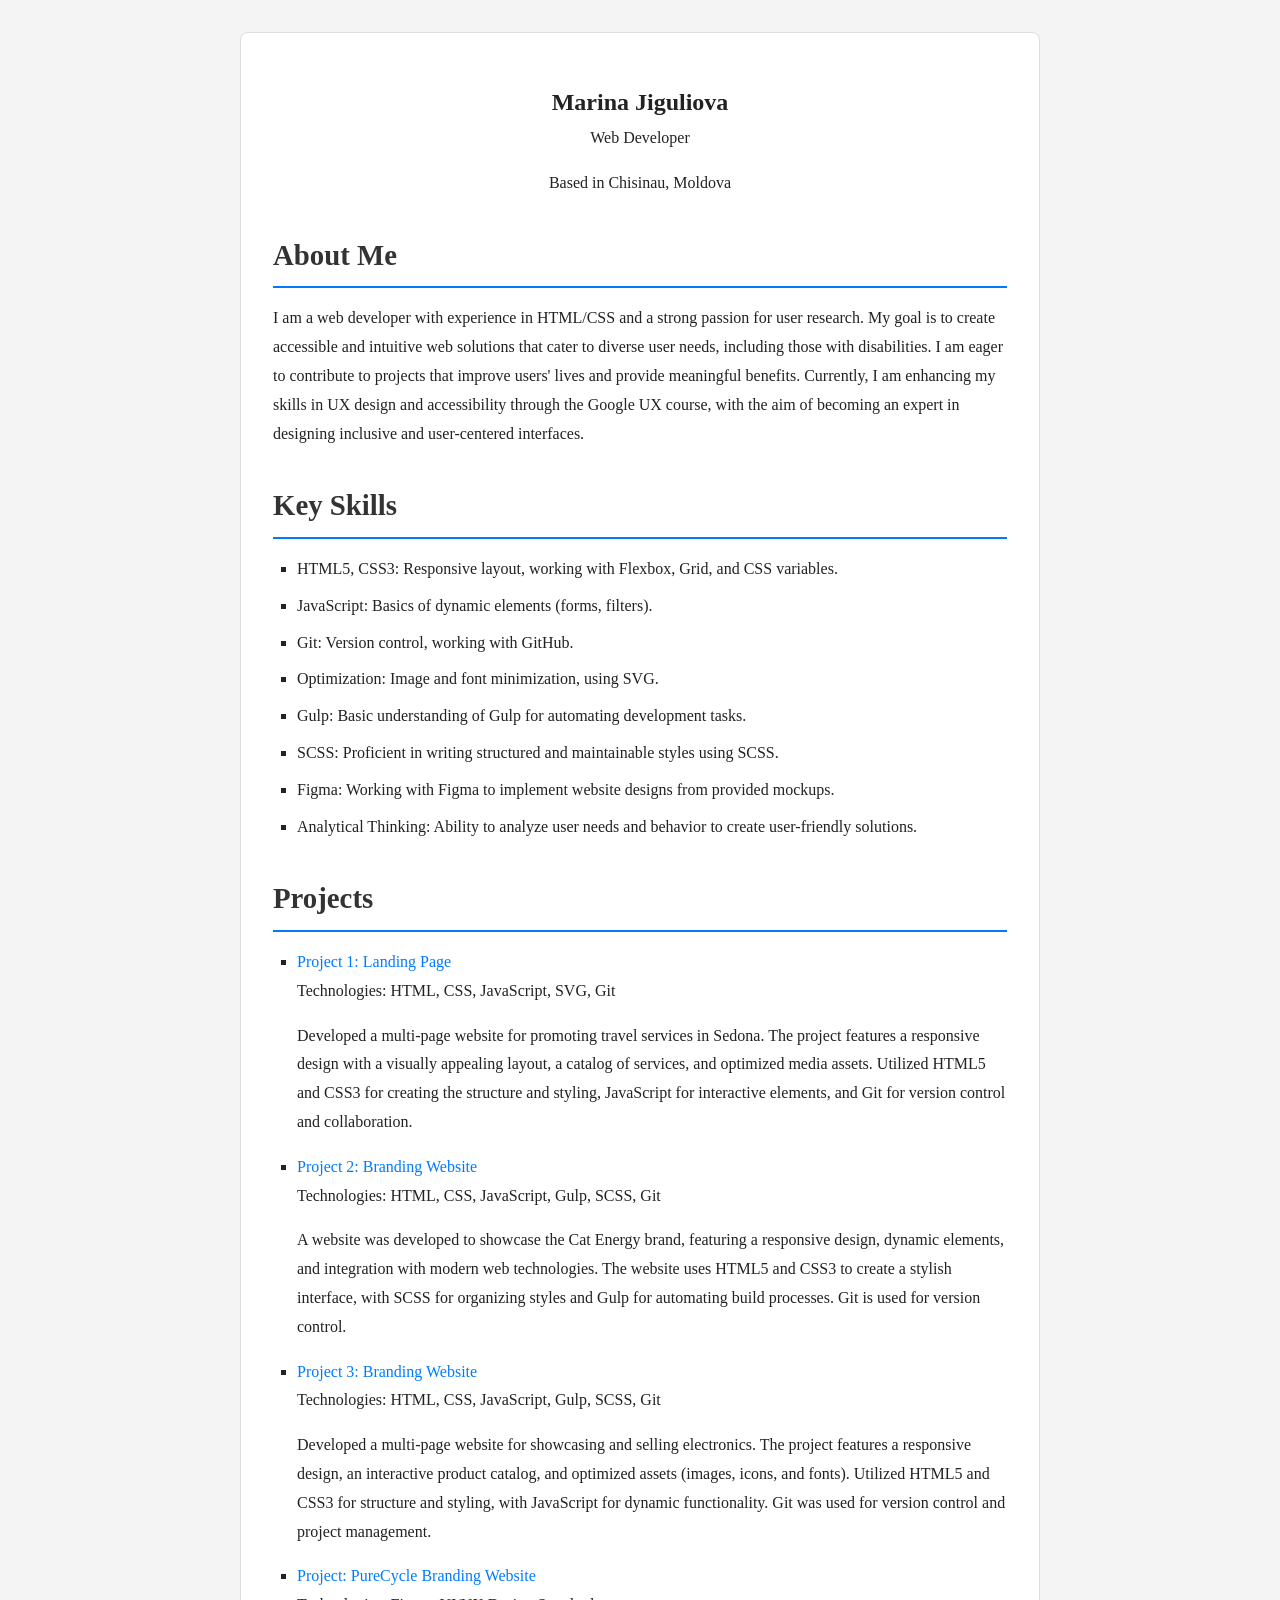
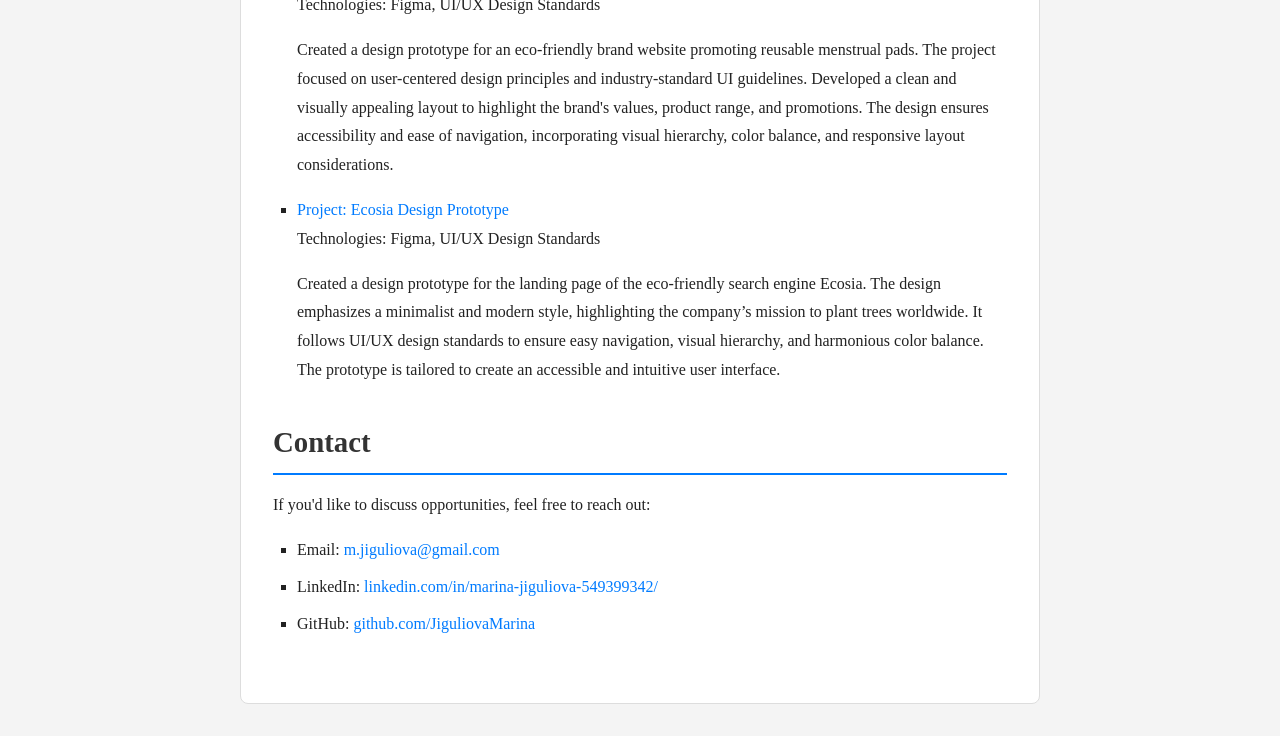
<file: index.html>
<!DOCTYPE html>
<html lang="en">

<head>
    <meta charset="UTF-8">
    <meta name="viewport" content="width=device-width, initial-scale=1.0">
    <meta name="description"
        content="Marina Jiguliova - Web Developer based in Chisinau, Moldova. Expereince in HTML, CSS, JavaScript, and UX Design.">
    <meta name="author" content="Marina Jiguliova">
    <meta name="keywords" content="portfolio, web developer, HTML, CSS, JavaScript, Git, UX design, accessibility">
    <title>Portfolio</title>
    <link rel="stylesheet" href="style.css">
</head>

<body>
    <main>
        <section>
            <h1 style="text-align: center; margin-top: 1rem;">Marina Jiguliova</h1>
            <p style="text-align: center;">Web Developer</p>
            <p style="text-align: center;">Based in Chisinau, Moldova</p>
        </section>

        <section>
            <h2>About Me</h2>
            <p>I am a web developer with experience in HTML/CSS and a strong passion for user research. My goal is to
                create accessible and intuitive web solutions that cater to diverse user needs, including those with
                disabilities. I am eager to contribute to projects that improve users' lives and provide meaningful
                benefits. Currently, I am enhancing my skills in UX design and accessibility through the Google UX
                course, with the aim of becoming an expert in designing inclusive and user-centered interfaces.</p>
        </section>

        <section>
            <h2>Key Skills</h2>
            <ul>
                <li>HTML5, CSS3: Responsive layout, working with Flexbox, Grid, and CSS variables.</li>
                <li>JavaScript: Basics of dynamic elements (forms, filters).</li>
                <li>Git: Version control, working with GitHub.</li>
                <li>Optimization: Image and font minimization, using SVG.</li>
                <li>Gulp: Basic understanding of Gulp for automating development tasks.</li>
                <li>SCSS: Proficient in writing structured and maintainable styles using SCSS.</li>
                <li>Figma: Working with Figma to implement website designs from provided mockups.</li>
                <li>Analytical Thinking: Ability to analyze user needs and behavior to create user-friendly solutions.
                </li>
            </ul>
        </section>

        <section>
            <h2>Projects</h2>
            <ul>
                <li>
                    <a href="https://github.com/JiguliovaMarina/sedona">Project 1: Landing Page</a>
                    <p>Technologies: HTML, CSS, JavaScript, SVG, Git</p>
                    <p>Developed a multi-page website for promoting travel services in Sedona. The project features a
                        responsive design with a visually appealing layout, a catalog of services, and optimized media
                        assets. Utilized HTML5 and CSS3 for creating the structure and styling, JavaScript for
                        interactive elements, and Git for version control and collaboration.</p>
                </li>
                <li>
                    <a href="https://github.com/JiguliovaMarina/cat-energy">Project 2: Branding Website</a>
                    <p>Technologies: HTML, CSS, JavaScript, Gulp, SCSS, Git</p>
                    <p>A website was developed to showcase the Cat Energy brand, featuring a responsive design, dynamic
                        elements, and integration with modern web technologies. The website uses HTML5 and CSS3 to
                        create a stylish interface, with SCSS for organizing styles and Gulp for automating build
                        processes. Git is used for version control.</p>
                </li>
                <li>
                    <a href="https://github.com/JiguliovaMarina/device">Project 3: Branding Website</a>
                    <p>Technologies: HTML, CSS, JavaScript, Gulp, SCSS, Git</p>
                    <p>Developed a multi-page website for showcasing and selling electronics. The project features a
                        responsive design, an interactive product catalog, and optimized assets (images, icons, and
                        fonts). Utilized HTML5 and CSS3 for structure and styling, with JavaScript for dynamic
                        functionality. Git was used for version control and project management.</p>
                </li>
                <li>
                    <a href="https://www.figma.com/design/evVOaW5rDTpPuH4SLR2uoj/PureCycle?node-id=1-2&t=FdqpGnYzQRO6JL40-1">Project: PureCycle Branding Website</a>
                    <p>Technologies: Figma, UI/UX Design Standards</p>
                    <p>Created a design prototype for an eco-friendly brand website promoting reusable menstrual pads. The project focused on user-centered design principles and industry-standard UI guidelines. Developed a clean and visually appealing layout to highlight the brand's values, product range, and promotions. The design ensures accessibility and ease of navigation, incorporating visual hierarchy, color balance, and responsive layout considerations.</p>
                </li>
                <li>
                    <a href="https://www.figma.com/design/1qkj0aJDOO9i1ZKRLTDfLv/ecosia?node-id=2-2&t=s7PGozP7CKO3wJY2-1">Project: Ecosia Design Prototype</a>
                    <p>Technologies: Figma, UI/UX Design Standards</p>
                    <p>Created a design prototype for the landing page of the eco-friendly search engine Ecosia. The design emphasizes a minimalist and modern style, highlighting the company’s mission to plant trees worldwide. It follows UI/UX design standards to ensure easy navigation, visual hierarchy, and harmonious color balance. The prototype is tailored to create an accessible and intuitive user interface.</p>
                </li>
            </ul>
        </section>

        <section>
            <h2>Contact</h2>
            <p>If you'd like to discuss opportunities, feel free to reach out:</p>
            <ul>
                <li>Email: <a href="mailto:m.jiguliova@gmail.com">m.jiguliova@gmail.com</a></li>
                <li>LinkedIn: <a
                        href="https://www.linkedin.com/in/marina-jiguliova-549399342/">linkedin.com/in/marina-jiguliova-549399342/</a>
                </li>
                <li>GitHub: <a href="https://github.com/JiguliovaMarina">github.com/JiguliovaMarina</a></li>
            </ul>
        </section>
    </main>
</body>

</html>
</file>
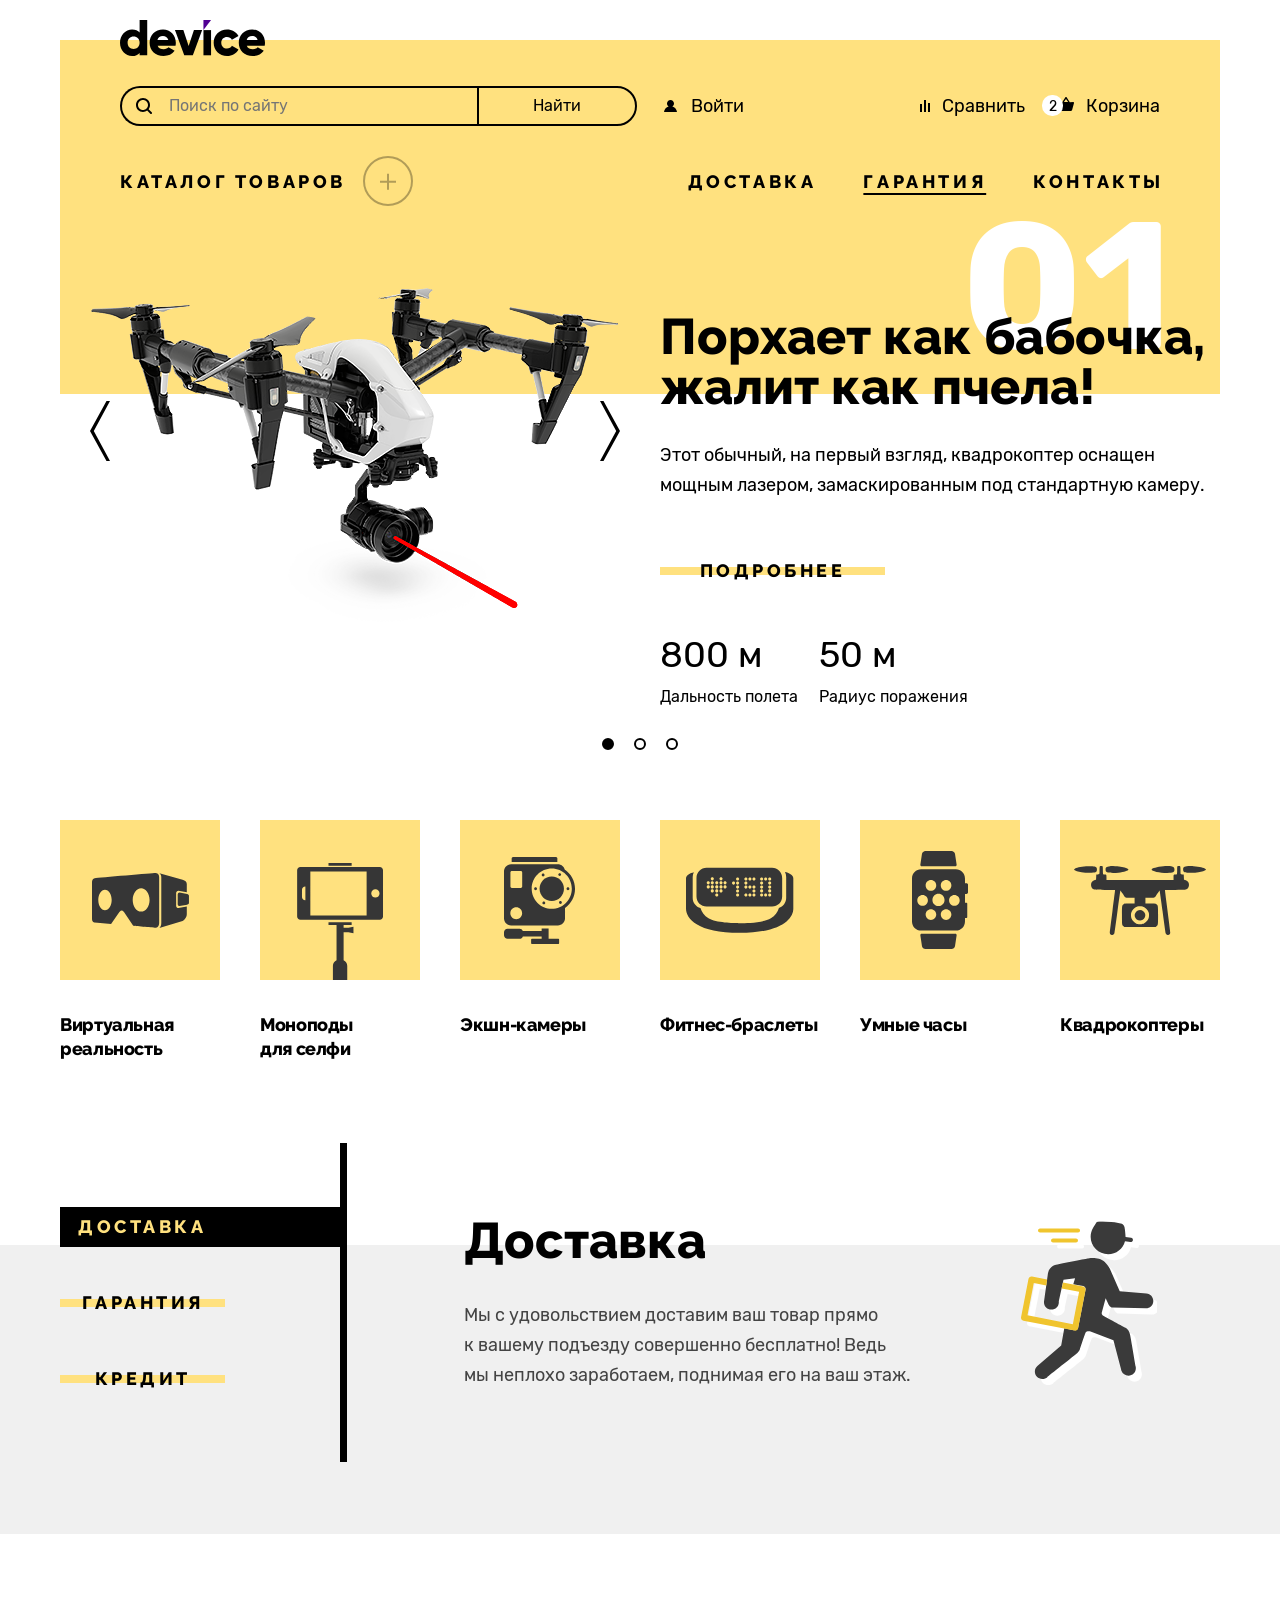
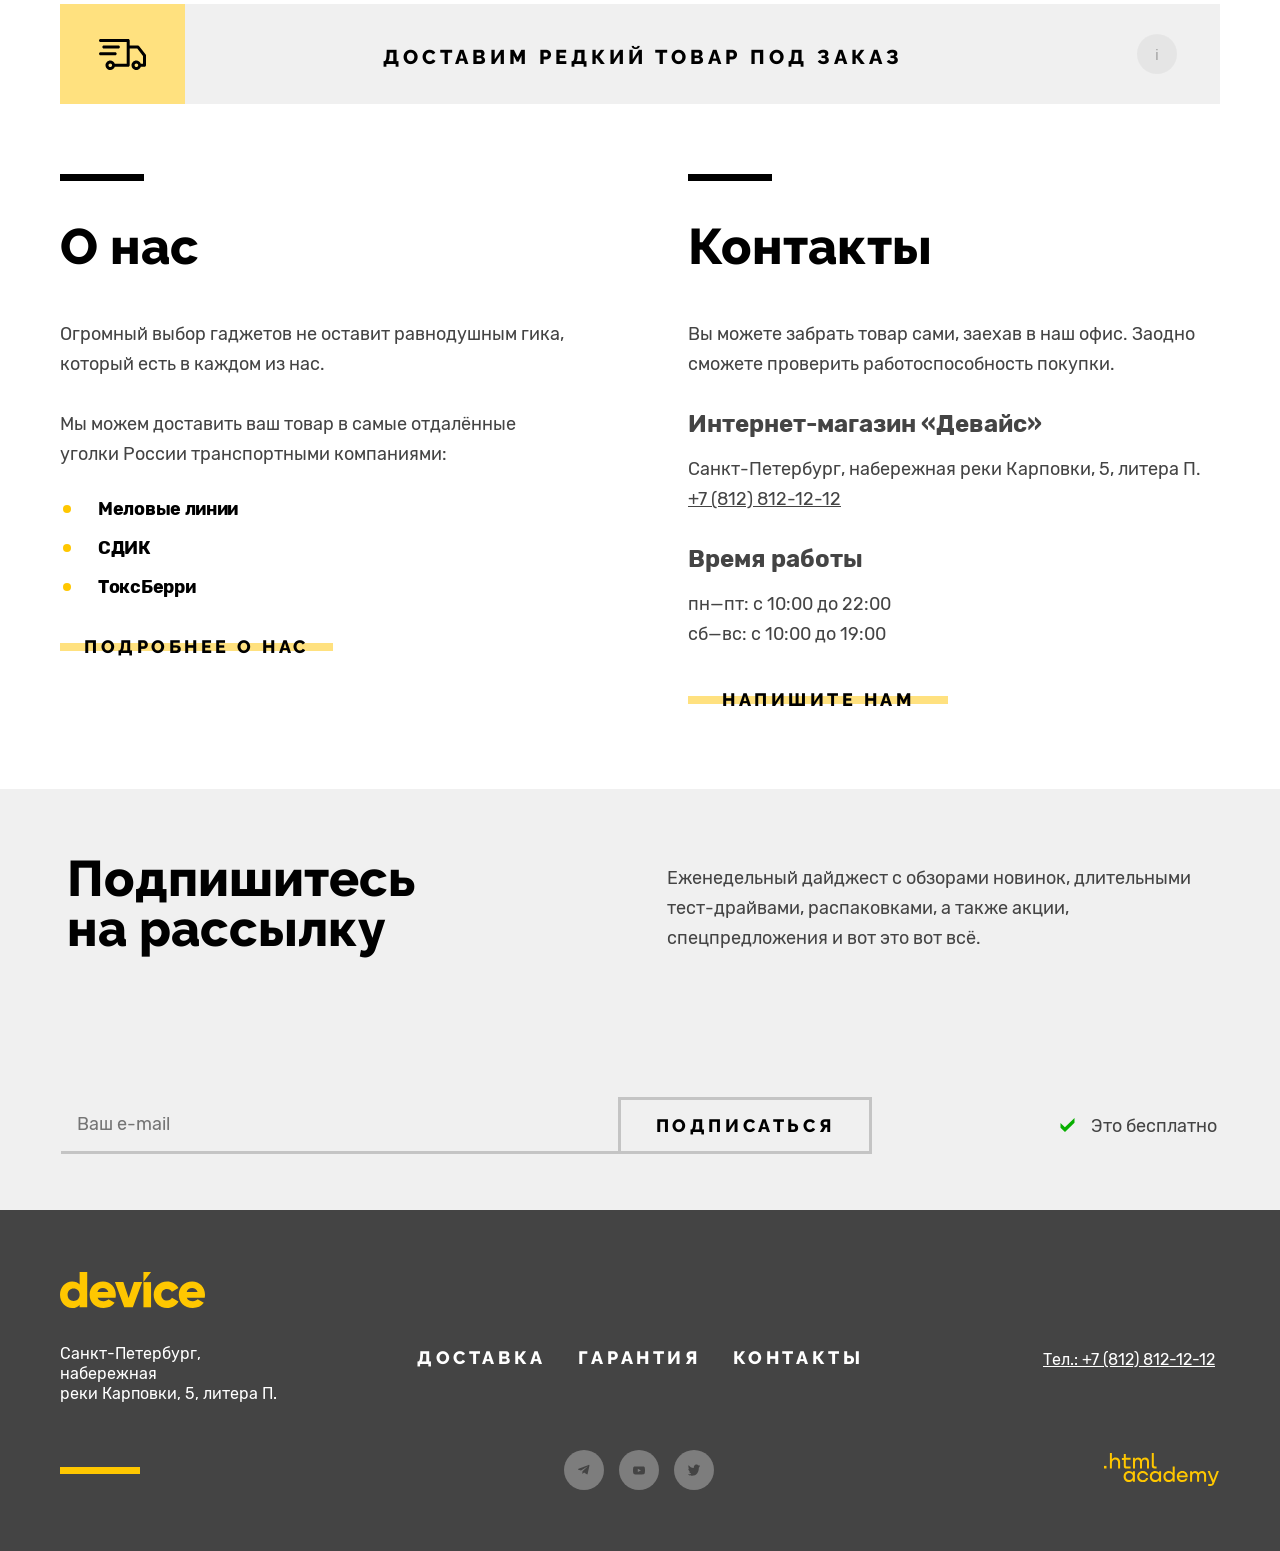
<file: device/index.html>
<!DOCTYPE html>
<html lang="ru">

<head>
  <meta charset="UTF-8">
  <meta name="viewport" content="width=device-width, initial-scale=1.0">
  <link rel="apple-touch-icon" sizes="180x180" href="./images/icons/apple-touch-icon.png">
  <link rel="icon" type="image/png" sizes="32x32" href="./images/icons/favicon-32x32.png">
  <link rel="icon" type="image/png" sizes="16x16" href="./images/icons/favicon-16x16.png">
  <link rel="manifest" href="./site.webmanifest">
  <link rel="stylesheet" href="styles/style.css">
  <title>Device Главная страница</title>
</head>

<body>
  <div class="container">
    <header class="header">
      <a class="logo-link" href="index.html">
        <img src="images/logo.svg" alt="Логотип магазина гаджетов." width="145" height="36">
      </a>
      <div class="container-header">
        <form class="search-form" action="https://echo.htmlacademy.ru/" method="get">
          <label class="search-label">
            <input class="search-input" type="text" placeholder="Поиск по сайту">
          </label>
          <button class="search-button" type="submit">Найти</button>
        </form>
        <div class="user-block">
          <div class="user-group">
            <a href="#" class="user-link login">Войти</a>
            <!-- <a href="#" class="user-link login">Коля Петухов</a>
            <a href="#" class="user-link logout">Выйти</a> -->
          </div>
          <ul class="user-menu">
            <li class="user-item">
              <a href="#" class="user-link graphic">Сравнить</a>
            </li>
            <li class="user-item cart-complex">
              <a href="#" class="user-link cart">
                <span class="cart-count">2</span>
                Корзина
              </a>
              <div class="cart-container">
                <div class="cart-wrapper">
                  <ul class="cart-list">
                    <li class="cart-item">
                      <a href="#" class="cart-link">
                        <img src="images/product-1-sm.jpg" alt="Любительская селфи-палка." class="cart-img" width="39"
                          height="43">
                        <p class="cart-title">Любительская селфи-палка</p>
                      </a>
                      <button class="cart-button-remove" type="button">
                        <span class="visually-hidden">Удалить товар из корзины.</span>
                      </button>
                    </li>
                    <li class="cart-item">
                      <a href="#" class="cart-link">
                        <img src="images/product-2-sm.jpg" alt="Профессиональная селфи-палка." class="cart-img"
                          width="39" height="43">
                        <p class="cart-title">Профессиональная селфи-палка</p>
                      </a>
                      <button class="cart-button-remove" type="button">
                        <span class="visually-hidden">Удалить товар из корзины.</span>
                      </button>
                    </li>
                  </ul>
                  <div class="cart-statistic">
                    <p class="cart-total">Товаров: 2</p>
                    <p class="cart-total">Сумма: 2000 ₽</p>
                  </div>
                  <a class="cart-open-link" href="#">Открыть корзину</a>
                </div>
              </div>
            </li>
          </ul>
        </div>
      </div>
      <nav class="nav">
        <div class="complex-menu">
          <a href="#" class="complex-menu-title">Каталог товаров</a>
          <div class="complex-menu-block">
            <ul class="complex-menu-list">
              <li class="complex-menu-item">
                <a href="#" class="complex-menu-link">Виртуальная реальность
                </a>
              </li>
              <li class="complex-menu-item">
                <a href="catalog.html" class="complex-menu-link complex-menu-link-active">Моноподы для cелфи</a>
              </li>
              <li class="complex-menu-item">
                <a href="#" class="complex-menu-link">Экшн-камеры</a>
              </li>
            </ul>
            <ul class="complex-menu-list">
              <li class="complex-menu-item">
                <a href="#" class="complex-menu-link">Фитнес-браслеты</a>
              </li>
              <li class="complex-menu-item">
                <a href="#" class="complex-menu-link">Умные часы</a>
              </li>
            </ul>
            <ul class="complex-menu-list">
              <li class="complex-menu-item">
                <a href="#" class="complex-menu-link">Квадрокоптеры</a>
              </li>
            </ul>
          </div>
        </div>
        <ul class="main-menu">
          <li class="main-menu-item">
            <a href="#" class="main-menu-link">Доставка</a>
          </li>
          <li class="main-menu-item">
            <a href="#" class="main-menu-link main-menu-link-active">Гарантия</a>
          </li>
          <li class="main-menu-item">
            <a href="#" class="main-menu-link">Контакты</a>
          </li>
        </ul>
      </nav>
    </header>
    <main class="main">
      <h1 class="visually-hidden">Девайс - интернет магазин гаджетов</h1>
      <section class="hero">
        <h2 class="visually-hidden">Самые популярные товары недели.</h2>
        <div class="slider-container">
          <div class="slider">
            <ul class="slider-list">
              <li class="slider-item">
                <span class="slider-number">01</span>
                <img class="slider-img" src="images/slider1.png" alt="Квадрокоптер.">
                <div class="slider-block">
                  <h3 class="slider-title">Порхает как бабочка, жалит как пчела!</h3>
                  <p class="slider-text">Этот обычный, на первый взгляд, квадрокоптер оснащен мощным лазером,
                    замаскированным под стандартную камеру.
                  </p>
                  <a class="slider-link special-button" href="#">
                    <span class="special-button-text">Подробнее</span>
                  </a>
                  <dl class="slider-descriptions">
                    <div class="description-col">
                      <dt class="description-title">800 м</dt>
                      <dd class="description-text">Дальность полета</dd>
                    </div>
                    <div class="description-col">
                      <dt class="description-title">50 м</dt>
                      <dd class="description-text">Радиус поражения</dd>
                    </div>
                  </dl>
                </div>
              </li>
              <li class="slider-item">
                <span class="slider-number">02</span>
                <img src="images/slider2.png" alt="Фитнес-браслет." class="slider-img">
                <div class="slider-block">
                  <h3 class="slider-title">Худеем правильно!</h3>
                  <p class="slider-text">Мотивирующие фитнес-браслеты помогут найти в себе силы не пропускать занятия и
                    соблюдать диету.</p>
                  <a class="slider-link special-button" href="#">
                    <span class="special-button-text">Подробнее</span>
                  </a>
                  <dl class="slider-descriptions">
                    <div class="description-col">
                      <dt class="description-title">48 часов</dt>
                      <dd class="description-text">Без подзарядки</dd>
                    </div>
                  </dl>
                </div>
              </li>
              <li class="slider-item">
                <span class="slider-number">03</span>
                <img src="images/slider3.png" alt="Палка для селфи." class="slider-img">
                <div class="slider-block">
                  <h3 class="slider-title">Делай селфи, как Бен Стиллер! </h3>
                  <p class="slider-text">Самая длинная палка для селфи доступна в нашем магазине. Восемь (Восемь, Карл!)
                    метров длиной и весом всего 5 кг.
                  </p>
                  <a class="slider-link special-button" href="#">
                    <span class="special-button-text">Подробнее</span>
                  </a>
                  <dl class="slider-descriptions">
                    <div class="description-col">
                      <dt class="description-title">8,5 м</dt>
                      <dd class="description-text">Длина палки</dd>
                    </div>
                    <div class="description-col">
                      <dt class="description-title">5 кг</dt>
                      <dd class="description-text">Вес палки</dd>
                    </div>
                    <div class="description-col">
                      <dt class="description-title">Карбон</dt>
                      <dd class="description-text">Материал</dd>
                    </div>
                  </dl>
                </div>
              </li>
            </ul>
          </div>
          <button class="slider-control slider-control-prev">
            <span class="visually-hidden">Показать предыдущий слайд.</span>
          </button>
          <button class="slider-control slider-control-next">
            <span class="visually-hidden">Показать следующий слайд.</span>
          </button>
          <ul class="bullets">
            <li class="bullets-items">
              <button class="bullets-button bullets-button-active">
                <span class="visually-hidden">Показать первый слайд.</span>
              </button>
            </li>
            <li class="bullets-items">
              <button class="bullets-button">
                <span class="visually-hidden">Показать второй слайд.</span>
              </button>
            </li>
            <li class="bullets-items">
              <button class="bullets-button">
                <span class="visually-hidden">Показать третий слайд.</span>
              </button>
            </li>
          </ul>
        </div>
      </section>
      <section class="stock">
        <h2 class="visually-hidden">Каталог товаров.</h2>
        <ul class="stock-list">
          <li class="stock-items">
            <a class="stock-link stock-img-1" href="#">Виртуальная реальность</a>
          </li>
          <li class="stock-items">
            <a class="stock-link stock-img-2" href="catalog.html">Моноподы<br>для селфи</a>
          </li>
          <li class="stock-items">
            <a class="stock-link stock-img-3" href="#">Экшн-камеры</a>
          </li>
          <li class="stock-items">
            <a class="stock-link stock-img-4" href="#">Фитнес-браслеты</a>
          </li>
          <li class="stock-items">
            <a class="stock-link stock-img-5" href="#">Умные часы</a>
          </li>
          <li class="stock-items">
            <a class="stock-link stock-img-6" href="#">Квадрокоптеры</a>
          </li>
        </ul>
      </section>
      <section class="services">
        <h2 class="visually-hidden">Услуги.</h2>
        <div class="services-container">
          <ul class="services-list">
            <li class="services-item">
              <button class="services-button special-button services-button-active">
                <span class="special-button-text">Доставка</span>
              </button>
            </li>
            <li class="services-item">
              <button class="services-button special-button">
                <span class="special-button-text">Гарантия</span>
              </button>
            </li>
            <li class="services-item">
              <button class="services-button special-button">
                <span class="special-button-text">Кредит</span>
              </button>
            </li>
          </ul>
          <ul class="services-slider">
            <li class="services-screen delivery services-screen-active">
              <h3 class="services-title">Доставка</h3>
              <p class="services-text">Мы с удовольствием доставим ваш товар прямо<br>к вашему подъезду совершенно
                бесплатно! Ведь<br>мы неплохо заработаем, поднимая его на ваш этаж.</p>
            </li>
            <li class="services-screen guarantee">
              <h3 class="services-title">Гарантия</h3>
              <p class="services-text">Если из-за возгорания купленного у нас товара у вас сгорит дом — не переживайте,
                мы
                выдадим вам новый. Товар, не дом, конечно же.</p>
            </li>
            <li class="services-screen credit">
              <h3 class="services-title">Кредит</h3>
              <p class="services-text">Залезть в долговую яму стало проще! Кредитные консультанты подберут для вас
                наиболее выгодные условия кредита. Выгодные для банка, разумеется.</p>
            </li>
          </ul>
        </div>
      </section>
      <section class="info">
        <h2 class="visually-hidden">Информация об интернет-магазине.</h2>
        <div class="info-header">
          <a href="#" class="info-header-link">
            <span class="info-header-title">Доставим редкий товар под заказ</span>
          </a>
          <span class="info-header-span">
            <button class="info-header-button">i</button>
          </span>
        </div>
        <div class="info-block">
          <h3 class="info-title">О нас</h3>
          <p class="info-text">Огромный выбор гаджетов не оставит равнодушным гика, который есть в каждом из нас.
          </p>
          <p class="info-text">Мы можем доставить ваш товар в самые отдалённые уголки России транспортными компаниями:
          </p>
          <ul class="info-list">
            <li class="info-item">
              <a class="info-block-link" href="#">Меловые линии</a>
            </li>
            <li class="info-item">
              <a class="info-block-link" href="#">СДИК</a>
            </li>
            <li class="info-item">
              <a class="info-block-link" href="#">ТоксБерри</a>
            </li>
          </ul>
          <a class="info-link-about special-button" href="#">
            <span class="special-button-text">Подробнее о нас</span>
          </a>
        </div>
        <div class="info-block contacts">
          <h3 class="info-title">Контакты</h3>
          <p class="info-text">Вы можете забрать товар сами, заехав в наш офис. Заодно сможете проверить
            работоспособность покупки. </p>
          <p class="info-desc">Интернет-магазин «Девайс»</p>
          <address class="info-text info-address">Санкт-Петербург, набережная реки Карповки, 5, литера П.
            <div class="phone-wrapper">
              <a class="phone-link" href="tel:+78128121212">+7 (812) 812-12-12</a>
            </div>
          </address>
          <p class="info-desc">Время работы</p>
          <p class="info-text info-schedule">пн—пт: с 10:00 до 22:00<br>сб—вс: с 10:00 до 19:00</p>
          <a class="info-link special-button" href="#">
            <span class="special-button-text">Напишите нам</span>
          </a>
        </div>
      </section>

      <section class="subscription">
        <div class="subscribtion-container">
          <div class="subscription-wrapper">
            <h2 class="subscription-title">Подпишитесь на рассылку</h2>
            <p class="subscription-text">Еженедельный дайджест с обзорами новинок, длительными тест-драйвами,
              распаковками,
              а также акции, спецпредложения и вот это вот всё.</p>
          </div>
          <form class="subscription-form" action="https://echo.htmlacademy.ru/" method="post">
            <label class="subscription-label">
              <input class="subscription-input" type="email" placeholder="Ваш e-mail" name="email" required>
            </label>
            <button class="subscription-button" type="submit">Подписаться</button>
          </form>
          <span class="subscription-span">Это бесплатно</span>
        </div>
      </section>
    </main>
    <footer class="footer">
      <div class="footer-container">
        <a class="footer-logo-link" href="index.html">
          <img src="images/logo-footer.svg" alt="Логотип магазина гаджетов." width="145" height="36">
        </a>
        <div class="footer-wrapper">
          <address class="footer-address">
            Санкт-Петербург, набережная<br>реки Карповки, 5, литера П.
          </address>
          <ul class="footer-navigation-list">
            <li class="footer-navigation-item">
              <a href="#" class="footer-navigation-link">Доставка</a>
            </li>
            <li class="footer-navigation-item">
              <a href="#" class="footer-navigation-link">Гарантия</a>
            </li>
            <li class="footer-navigation-item">
              <a href="#" class="footer-navigation-link">Контакты</a>
            </li>
          </ul>
          <div class="tel-container">
            <a class="footer-tel" href="tel:+78128121212">Тел.: +7 (812) 812-12-12</a>
          </div>
          <svg class="footer-line" width="80" height="7" viewBox="0 0 80 7" fill="none"
            xmlns="http://www.w3.org/2000/svg">
            <path d="M80 0H0V7H80V0Z" fill="#FFC700" />
          </svg>
          <ul class="contacts-list">
            <li class="contacts-item">
              <a class="contacts-link" href="https://t.me/htmlacademy">
                <span class="visually-hidden">Мы в Телеграмме.</span>
                <svg width="14" height="12" viewBox="0 0 14 12" fill="none" xmlns="http://www.w3.org/2000/svg">
                  <path
                    d="M12.4431 0.0735832L0.623071 4.63158C-0.183596 4.95558 -0.178929 5.40558 0.475071 5.60625L3.50974 6.55292L10.5311 2.12292C10.8631 1.92092 11.1664 2.02958 10.9171 2.25092L5.2284 7.38492H5.22707L5.2284 7.38558L5.01907 10.5136C5.32574 10.5136 5.46107 10.3729 5.63307 10.2069L7.10707 8.77358L10.1731 11.0382C10.7384 11.3496 11.1444 11.1896 11.2851 10.5149L13.2977 1.02958C13.5037 0.203583 12.9824 -0.170417 12.4431 0.0735832Z"
                    fill="currentColor" />
                </svg>
              </a>
            </li>
            <li class="contacts-item">
              <a class="contacts-link" href="https://www.youtube.com/user/htmlacademyru">
                <span class="visually-hidden">Мы в Ютубе.</span>
                <svg width="16" height="11" viewBox="0 0 16 11" fill="none" xmlns="http://www.w3.org/2000/svg">
                  <path
                    d="M15.6671 1.67464C15.5765 1.35146 15.4 1.05887 15.1564 0.827973C14.9059 0.589975 14.5989 0.41973 14.2644 0.333306C13.0124 0.00330585 7.99641 0.00330593 7.99641 0.00330593C5.9053 -0.0204856 3.8147 0.0841556 1.73641 0.316639C1.40187 0.409448 1.09545 0.583497 0.844411 0.823306C0.597745 1.06064 0.419078 1.35331 0.325745 1.67397C0.10154 2.8818 -0.00739387 4.1082 0.000411455 5.33664C-0.00758854 6.56397 0.101078 7.78997 0.325745 8.99931C0.417078 9.31864 0.595078 9.60997 0.842411 9.84531C1.08974 10.0806 1.39774 10.2506 1.73641 10.3406C3.00508 10.67 7.99641 10.67 7.99641 10.67C10.0902 10.6938 12.1835 10.5892 14.2644 10.3566C14.5989 10.2702 14.9059 10.1 15.1564 9.86197C15.3999 9.63112 15.5762 9.33849 15.6664 9.01531C15.8965 7.80794 16.0083 6.58103 16.0004 5.35197C16.0177 4.11771 15.906 2.88502 15.6671 1.67397V1.67464ZM6.40174 7.61931V3.05464L10.5751 5.33731L6.40174 7.61931Z"
                    fill="currentColor" />
                </svg>
              </a>
            </li>
            <li class="contacts-item">
              <a class="contacts-link" href="https://twitter.com/htmlacademy_ru">
                <span class="visually-hidden">Мы в Твиттере.</span>
                <svg width="15" height="15" viewBox="0 0 15 15" fill="none" xmlns="http://www.w3.org/2000/svg">
                  <path
                    d="M9.7 0.155143C11.2 -0.344857 12.3 0.455143 12.9 1.25514C13.4 1.05514 14 0.855143 14.6 0.655143C14.6 1.45514 14.1 2.05514 13.8 2.25514C14.5 2.45514 15 1.85514 15 1.85514C14.9 2.75514 14.1 3.55514 13.6 3.75514C13.4 10.0551 10.8 14.1551 4.7 14.0551C4.2 14.0551 4.8 14.0551 4.3 14.0551C4 14.0551 0.6 13.6551 0 12.2551C2 12.4551 3.4 11.8551 4.1 11.1551C3.3 10.8551 1.7 10.7551 1.5 8.35514C1.8 8.55514 2 8.65514 2.6 8.55514C1.5 7.75514 0.3 7.05514 0.4 5.05514C0.7 5.35514 1.3 5.55514 1.6 5.45514C1 5.25514 -0.2 2.35514 0.8 0.855143C2.4 2.55514 4.1 4.25514 7.1 4.35514C7.3 2.25514 8.1 0.855143 9.7 0.155143Z"
                    fill="currentColor" />
                </svg>
              </a>
            </li>
          </ul>
          <a class="developer-link" href="https://htmlacademy.ru/">
            <span class="visually-hidden">Компания разработчика.</span>
            <svg width="115" height="33" viewBox="0 0 115 33" fill="none" xmlns="http://www.w3.org/2000/svg">
              <path d="M0 12.9V15.5H2.5V12.9H0Z" fill="currentColor" />
              <path
                d="M11.6 4.5C10 4.5 8.8 5.2 8 6.2H7.9V0H5.9V15.5H7.9V10.2C7.9 8.1 9.2 6.6 11.2 6.6C13 6.6 14.1 8 14.1 9.8V15.5H16.1V9.4C16.2 6.4 14.3 4.5 11.6 4.5Z"
                fill="currentColor" />
              <path
                d="M26.6 4.8H21.8V1.1H19.8V4.9H17.9V6.9H19.8V12.9C19.8 14.6 20.8 15.6 22.5 15.6H26.6V13.6H22.9C22.2 13.6 21.8 13.2 21.8 12.5V6.8H26.6V4.8Z"
                fill="currentColor" />
              <path
                d="M41.1 4.6C39.5 4.6 38.2 5.4 37.6 6.7H37.5C36.9 5.5 35.7 4.6 34.1 4.6C32.7 4.6 31.6 5.4 31 6.4H30.9V4.8H29V15.4H31V10C31 8 32 6.5 33.6 6.5C35.1 6.5 36 7.5 36 9.1V15.4H38V9.8C38 7.4 39.4 6.5 40.6 6.5C42.1 6.5 43 7.5 43 9.1V15.4H45V8.9C45.1 6.4 43.6 4.6 41.1 4.6Z"
                fill="currentColor" />
              <path d="M47.8 12.7C47.8 14.4 48.8 15.4 50.6 15.4H52.6V13.4H50.9C50.2 13.4 49.8 13 49.8 12.3V0H47.8V12.7Z"
                fill="currentColor" />
              <path
                d="M28.9 19.7C28 18.6 26.7 17.9 25 17.9C21.9 17.9 19.6 20.2 19.6 23.5C19.6 26.8 21.9 29.1 25 29.1C26.8 29.1 28 28.3 28.8 27.2H28.9V28.8H30.9V18.2H28.9V19.7ZM25.3 27.1C23.1 27.1 21.7 25.5 21.7 23.5C21.7 21.5 23.1 19.9 25.3 19.9C27.5 19.9 28.9 21.5 28.9 23.5C28.9 25.4 27.5 27.1 25.3 27.1Z"
                fill="currentColor" />
              <path
                d="M44.2 22C43.7 19.6 41.6 17.9 38.8 17.9C35.4 17.9 33.2 20.4 33.2 23.5C33.2 26.6 35.4 29.1 38.8 29.1C41.6 29.1 43.7 27.3 44.2 24.9H42.1C41.7 26.2 40.4 27.2 38.8 27.2C36.6 27.2 35.2 25.6 35.2 23.6C35.2 21.6 36.6 20 38.8 20C40.4 20 41.6 21 42.1 22.2H44.2V22Z"
                fill="currentColor" />
              <path
                d="M55.1 19.7C54.2 18.6 52.9 17.9 51.2 17.9C48.1 17.9 45.8 20.2 45.8 23.5C45.8 26.8 48.1 29.1 51.2 29.1C53 29.1 54.2 28.3 55 27.2H55.1V28.8H57.1V18.2H55.1V19.7ZM51.5 27.1C49.3 27.1 47.9 25.5 47.9 23.5C47.9 21.5 49.3 19.9 51.5 19.9C53.7 19.9 55.1 21.5 55.1 23.5C55.1 25.4 53.6 27.1 51.5 27.1Z"
                fill="currentColor" />
              <path
                d="M68.7 19.8C67.8 18.7 66.5 17.9 64.8 17.9C61.7 17.9 59.4 20.2 59.4 23.5C59.4 26.8 61.6 29.1 64.8 29.1C66.5 29.1 67.8 28.3 68.6 27.3H68.7V28.8H70.7V13.4H68.7V19.8ZM65.1 27.1C62.9 27.1 61.5 25.5 61.5 23.5C61.5 21.5 62.9 19.9 65.1 19.9C67.3 19.9 68.7 21.5 68.7 23.5C68.6 25.5 67.2 27.1 65.1 27.1Z"
                fill="currentColor" />
              <path
                d="M78.3 17.9C75 17.9 72.8 20.4 72.8 23.5C72.8 26.5 74.9 29.1 78.3 29.1C80.8 29.1 82.8 27.8 83.5 25.5H81.4C80.9 26.5 79.8 27.1 78.4 27.1C76.5 27.1 75.1 25.8 75 24.2H83.8C84 20.6 81.8 17.9 78.3 17.9ZM78.3 19.8C80 19.8 81.3 20.8 81.6 22.4H75.1C75.4 20.9 76.6 19.8 78.3 19.8Z"
                fill="currentColor" />
              <path
                d="M98.2 17.9C96.6 17.9 95.3 18.7 94.6 19.9H94.5C93.9 18.7 92.7 17.9 91.1 17.9C89.7 17.9 88.6 18.6 88 19.7V18.2H86.1V28.8H88.1V23.4C88.1 21.4 89.1 20 90.7 19.9C92.2 19.9 93.1 20.9 93.1 22.5V28.8H95.1V23.2C95.1 20.8 96.5 19.9 97.7 19.9C99.2 19.9 100.1 20.9 100.1 22.5V28.8H102.1V22.3C102.2 19.7 100.7 17.9 98.2 17.9Z"
                fill="currentColor" />
              <path
                d="M109.4 27L105.8 18.1H103.6L108.4 29.7C108.1 30.6 107.7 30.9 106.7 30.9H104.2V32.9H106.7C108.5 32.9 109.5 32.1 110.2 30.3L114.9 18.1H112.8L109.4 27Z"
                fill="currentColor" />
            </svg>
          </a>
        </div>
      </div>
    </footer>
  </div>
  <div class="modal modal-close">
    <div class="modal-container">
      <button class="modal-button-close" type="button">
        <svg width="40" height="40" viewBox="0 0 10 11" fill="none" xmlns="http://www.w3.org/2000/svg">
          <path
            d="M10 1.07584L9.09091 0.166748L5 4.25766L0.909091 0.166748L0 1.07584L4.09091 5.16675L0 9.25766L0.909091 10.1667L5 6.07584L9.09091 10.1667L10 9.25766L5.90909 5.16675L10 1.07584Z"
            fill="currentColor" />
        </svg>
        <span class="visually-hidden">Закрыть модальное окно.</span>
      </button>
      <h2 class="modal-title">Доставка под заказ</h2>
      <form action="https://echo.htmlacademy.ru/" method="get">
        <div class="form-wrapper">
          <div class="form-block">
            <div class="form-block-cell">
              <label class="modal-label" for="name">Ваше имя:</label>
              <div class="input-block">
                <input class="modal-input modal-name" type="text" id="name" placeholder="Введите имя">
                <p class="modal-message">Добавьте имя</p>
              </div>
            </div>
            <div class="form-block-cell">
              <label class="modal-label" for="email">Ваш e-mail:</label>
              <div class="input-block">
                <input class="modal-input modal-mail" id="email" type="email" value="почта"
                  placeholder="Введите e-mail">
                <p class="modal-message error">Забавный у вас адрес</p>
              </div>
            </div>
          </div>
          <div class="form-block">
            <div class="form-block-order">
              <label class="modal-label" for="order">Что нужно привезти:</label>
              <input class="modal-input" type="text" placeholder="В свободной форме" id="order">
            </div>
            <div class="form-block-amount">
              <div class="amount-block">
                <label class="modal-label" for="amount">Количество:</label>
                <span class="modal-span">
                  <button class="modal-button-info" type="button">i</button>
                  <span class="modal-info-container">
                    <span class="modal-info-text">Постараемся найти, сколько нужно. Привезём сколько получится по
                      требованиям<br>к провозу багажа.</span>
                  </span>
                </span>
              </div>
              <div class="complex-input-block complex-error">
                <button class="complex-input-button" type="button">
                  <svg width="16" height="3" viewBox="0 0 16 3" fill="none" xmlns="http://www.w3.org/2000/svg">
                    <path d="M16 0.786987H0V2.78699H16V0.786987Z" fill="currentColor" />
                  </svg>
                  <span class="visually-hidden">Уменьшить количество.</span>
                </button>
                <input class="complex-input-input" id="amount" type="number" value="1" placeholder="0">
                <button class="complex-input-button" type="button">
                  <svg width="16" height="17" viewBox="0 0 16 17" fill="none" xmlns="http://www.w3.org/2000/svg">
                    <path d="M16 7.78699H9V0.786987H7V7.78699H0V9.78699H7V16.787H9V9.78699H16V7.78699Z"
                      fill="currentColor" />
                  </svg>
                  <span class="visually-hidden">Увеличить количество.</span>
                </button>
              </div>
            </div>
          </div>
        </div>
        <button class="modal-button special-button" type="submit">
          <span class="special-button-text">Отправить</span>
        </button>
      </form>
    </div>
  </div>
  <script src="./scripts/script.js"></script>
</body>

</html>
</file>
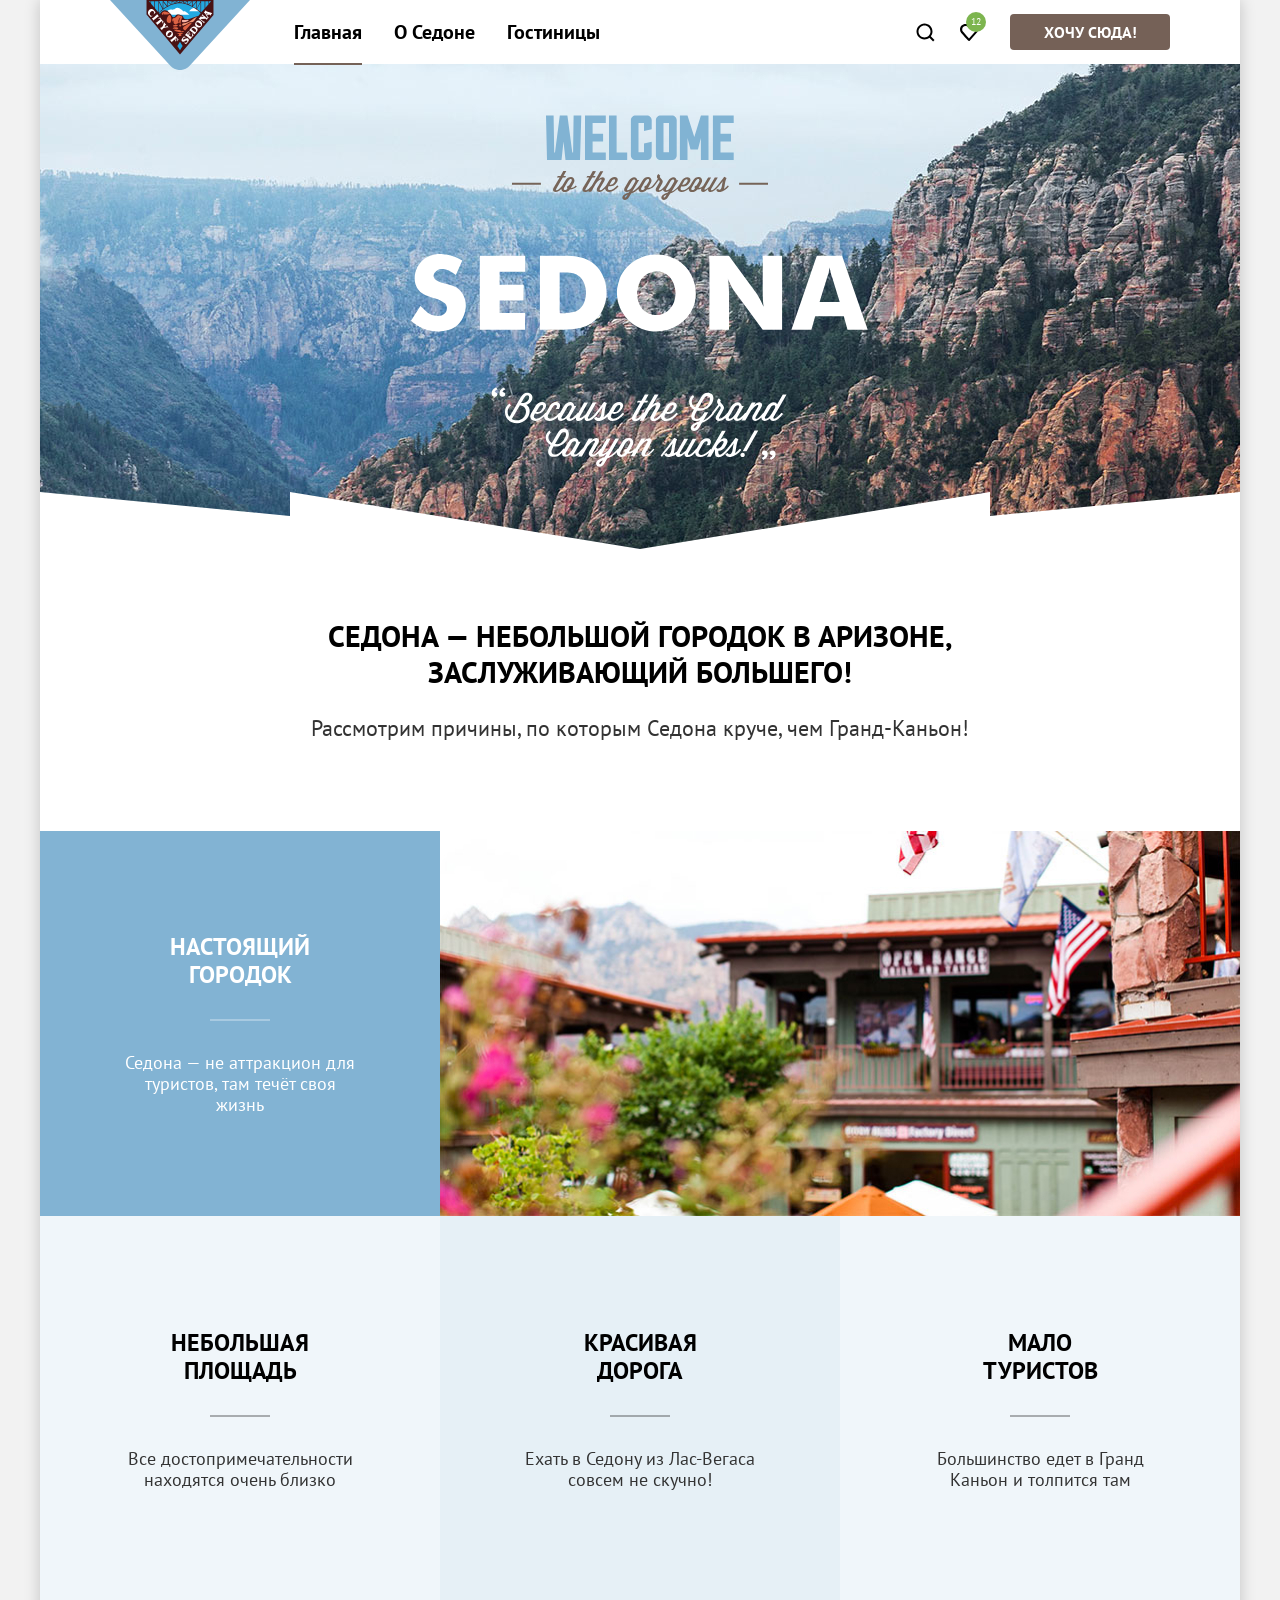
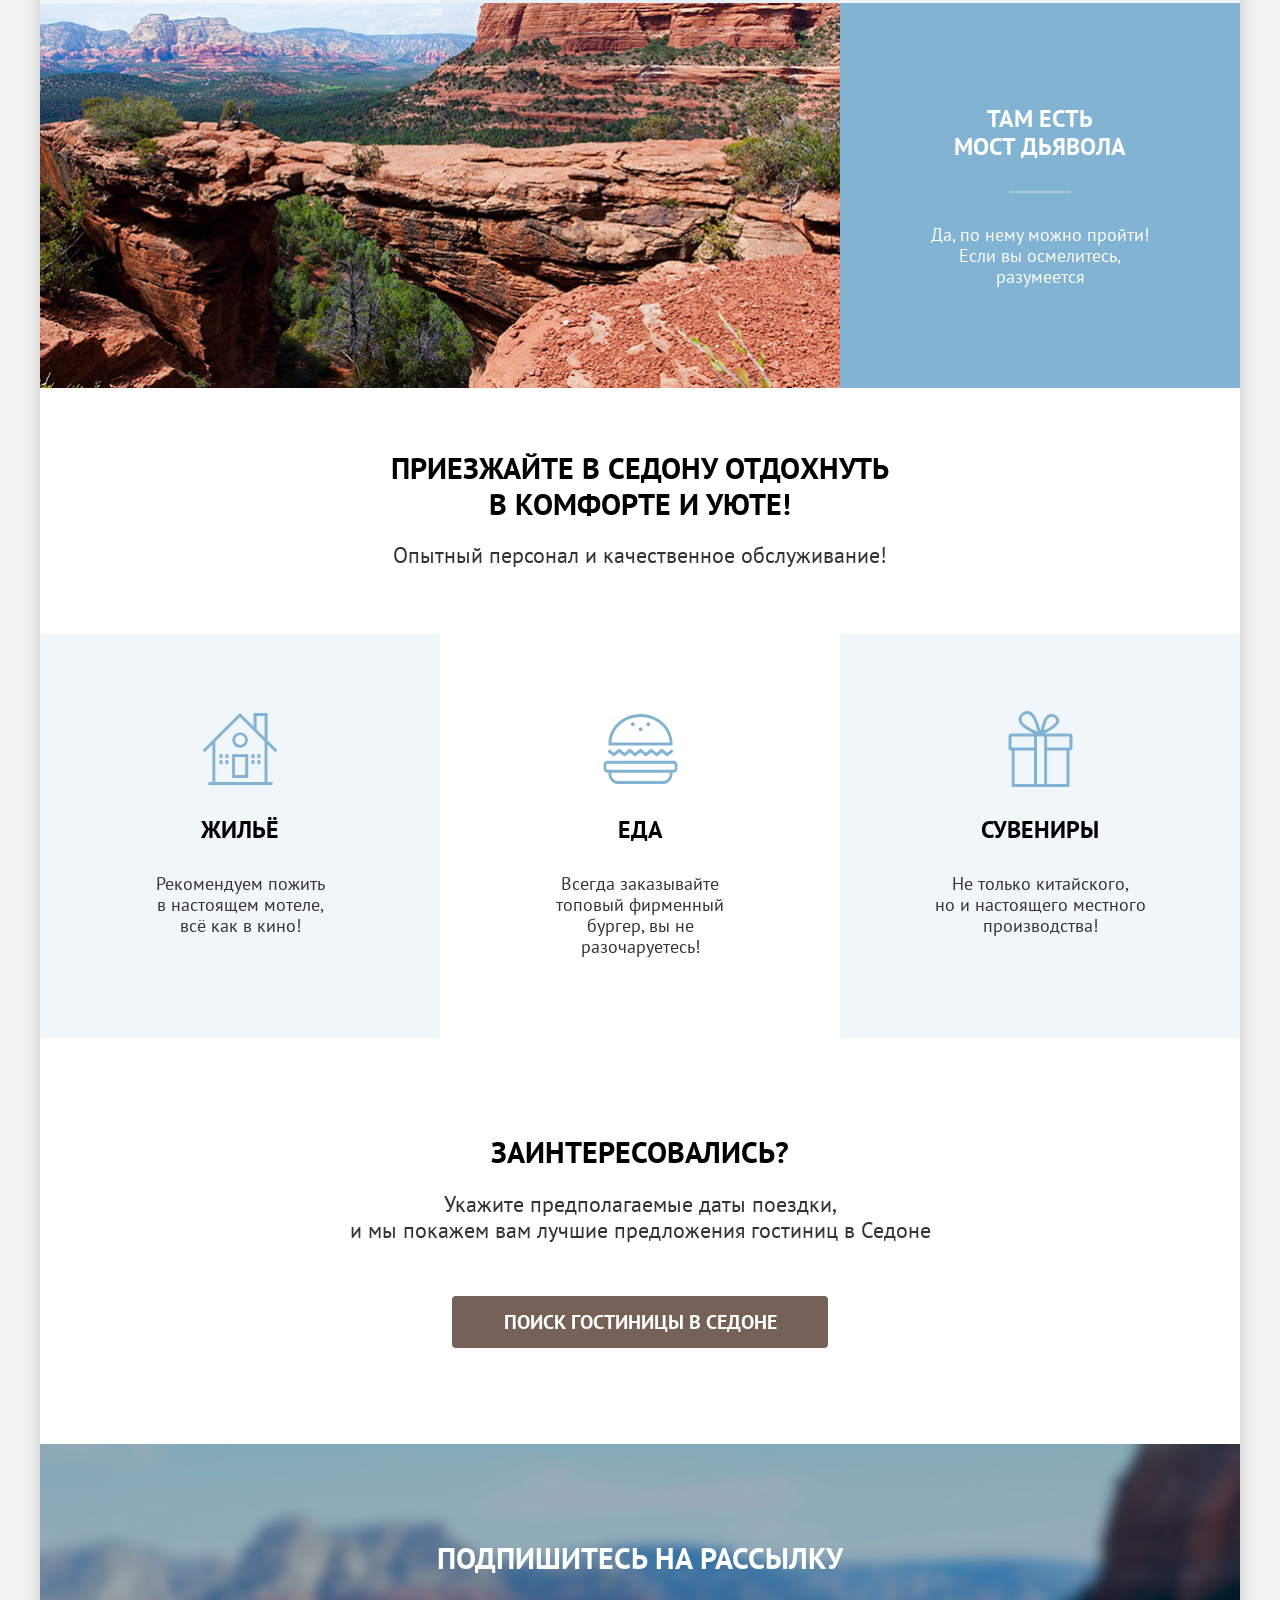
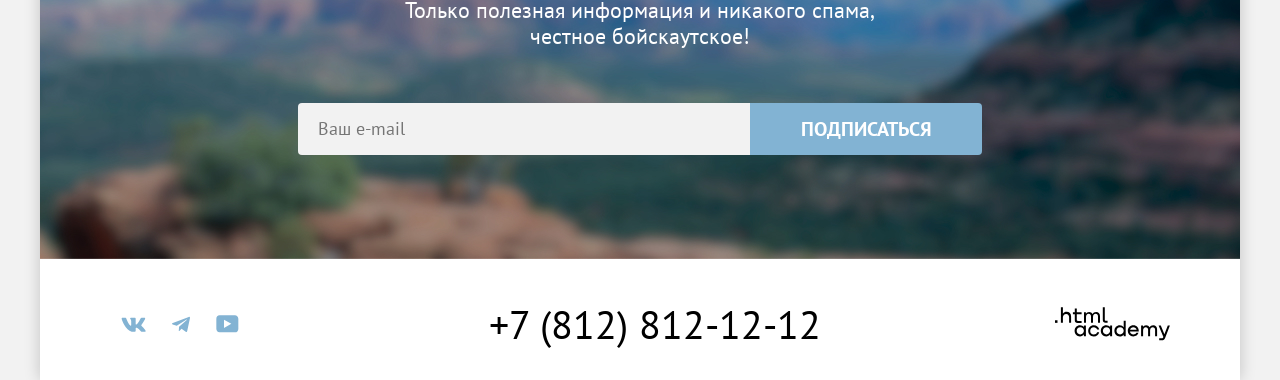
<file: sedona/index.html>
<!DOCTYPE html>
<html lang="ru">

<head>
  <meta charset="UTF-8">
  <meta name="viewport" content="width=device-width, initial-scale=1.0">
  <link rel="stylesheet" href="styles/styles.css">
  <link rel="apple-touch-icon" sizes="180x180" href="./images/icons/apple-touch-icon.png">
  <link rel="icon" type="image/png" sizes="32x32" href="./images/icons/favicon-32x32.png">
  <link rel="icon" type="image/png" sizes="16x16" href="./images/icons/favicon-16x16.png">
  <link rel="manifest" href="./site.webmanifest">
  <title>Седона</title>
</head>

<body class="body index">
  <div class="container">
    <header class="header">
      <a href="index.html" class="logo-link">
        <img class="logo-img" src="images/logo.svg" alt="Логотип Седоны." width="140" height="70">
      </a>
      <nav class="navigation">
        <ul class="main-menu">
          <li class="main-menu-item">
            <a href="index.html" class="main-menu-link main-menu-link-active">Главная</a>
          </li>
          <li class="main-menu-item">
            <a href="#" class="main-menu-link">О Седоне</a>
          </li>
          <li class="main-menu-item">
            <a href="catalog.html" class="main-menu-link">Гостиницы</a>
          </li>
        </ul>
        <ul class="user-menu">
          <li class="user-menu-item">
            <a href="#" class="user-menu-link menu-search">
              <svg width="20" height="20" viewBox="0 0 20 20" fill="none" xmlns="http://www.w3.org/2000/svg">
                <path
                  d="M19.5 18.0083L15.8 14.3287C16.8 13.0359 17.5 11.3453 17.5 9.4558C17.5 5.08011 13.9 1.5 9.5 1.5C5.1 1.5 1.5 5.17956 1.5 9.55525C1.5 13.9309 5.1 17.511 9.5 17.511C11.3 17.511 13 16.9144 14.4 15.8204L18.1 19.5L19.5 18.0083ZM9.5 15.5221C6.2 15.5221 3.5 12.837 3.5 9.55525C3.5 6.27348 6.2 3.5884 9.5 3.5884C12.8 3.5884 15.5 6.27348 15.5 9.55525C15.5 12.837 12.8 15.5221 9.5 15.5221Z"
                  fill="currentColor" />
              </svg>
              <span class="visually-hidden">Поиск по сайту.</span>
            </a>
          </li>
          <li class="user-menu-item">
            <a href="#" class="user-menu-link">
              <svg width="18" height="17" viewBox="0 0 18 17" fill="currentColor" xmlns="http://www.w3.org/2000/svg">
                <path
                  d="M8.9 17C8.6 17 8.3 16.9 8.1 16.6C2.7 10.5 1.4 9.1 1.1 8.7C0.4 7.8 0 6.6 0 5.4C0 2.4 2.4 0 5.5 0C6.8 0 8 0.5 9 1.3C10 0.5 11.3 0 12.5 0C15.5 0 18 2.4 18 5.4C18 6.7 17.5 7.9 16.7 8.8L9.7 16.7C9.5 16.9 9.3 17 8.9 17ZM2.9 7.5C3.2 7.9 6.4 11.5 9 14.4L15.2 7.4C15.7 6.9 15.9 6.2 15.9 5.4C15.9 3.6 14.4 2.1 12.6 2.1C11.6 2.1 10.6 2.6 9.9 3.4C9.6 3.7 9.3 3.8 9 3.8C8.7 3.8 8.4 3.6 8.2 3.4C7.5 2.6 6.5 2.1 5.5 2.1C3.7 2.1 2.2 3.6 2.2 5.4C2.1 6.3 2.5 7 2.9 7.5C2.8 7.5 2.8 7.5 2.9 7.5Z"
                  fill="currentColor" />
              </svg>
              <span class="visually-hidden">Избранное.</span>
              <span class="favourite-number">12</span>
            </a>
          </li>
          <li class="user-menu-item">
            <a href="#" class="user-menu-button">Хочу сюда!</a>
          </li>
        </ul>
      </nav>
    </header>
    <main class="main">
      <h1 class="visually-hidden">Неофициальный сайт города Седона.</h1>
      <section class="hero">
        <h2 class="visually-hidden">Приглашение посетить туристический город.</h2>
        <img class="hero-img" src="images/welcome.svg"
          alt="Добро пожаловать в Седону, потому что Гранд Каньон - отстой.">
      </section>
      <section class="advantages">
        <h2 class="visually-hidden">Причины посетить город.</h2>
        <p class="advantages-title">Седона — небольшой городок в Аризоне, заслуживающий большего!</p>
        <p class="advantages-text">Рассмотрим причины, по которым Седона круче, чем Гранд-Каньон!</p>
        <ul class="advantages-list">
          <li class="advantages-item advantages-item-full">
            <div class="advantages-container">
              <h3 class="advantages-caption advantages-caption--img">Настоящий городок</h3>
              <p class="advantages-description advantages-description--img">Седона — не аттракцион для туристов, там
                течёт своя жизнь</p>
            </div>
            <img class="advantages-img" src="images/photo-1.jpg" alt="Вид на город Седона." width="800" height="385">
          </li>
          <li class="advantages-item">
            <div class="advantages-container">
              <h3 class="advantages-caption">Небольшая площадь</h3>
              <p class="advantages-description">Все достопримечательности находятся очень близко</p>
            </div>
          </li>
          <li class="advantages-item">
            <div class="advantages-container">
              <h3 class="advantages-caption">Красивая дорога</h3>
              <p class="advantages-description">Ехать в Седону из Лас-Вегаса совсем не скучно!</p>
            </div>
          </li>
          <li class="advantages-item">
            <div class="advantages-container">
              <h3 class="advantages-caption">Мало туристов</h3>
              <p class="advantages-description">Большинство едет в Гранд Каньон и толпится там</p>
            </div>
          </li>
          <li class="advantages-item advantages-item-full">
            <img class="advantages-img" src="images/photo-2.jpg" alt="Пейзаж города Седоны." width="800" height="385">
            <div class="advantages-container advantages-container--img">
              <h3 class="advantages-caption">Там есть<br>мост дьявола</h3>
              <p class="advantages-description advantages-description--img">Да, по нему можно пройти! Если вы
                осмелитесь, разумеется</p>
            </div>
          </li>
        </ul>
      </section>
      <section class="service">
        <h2 class="visually-hidden">Удобная инфраструктура города.</h2>
        <p class="service-title">Приезжайте в Седону отдохнуть в комфорте и уюте!</p>
        <p class="service-description">Опытный персонал и качественное обслуживание!</p>
        <ul class="service-list">
          <li class="service-item service-item-house">
            <h3 class="service-caption">Жильё</h3>
            <p class="service-text">Рекомендуем пожить в&nbsp;настоящем мотеле,<br>всё как в кино!</p>
          </li>
          <li class="service-item service-item-food">
            <h3 class="service-caption">Еда</h3>
            <p class="service-text">Всегда заказывайте<br>топовый фирменный бургер, вы не разочаруетесь!</p>
          </li>
          <li class="service-item service-item-present">
            <h3 class="service-caption">Сувениры</h3>
            <p class="service-text">Не только китайского, но&nbsp;и&nbsp;настоящего местного производства!</p>
          </li>
        </ul>
      </section>
      <section class="search">
        <h2 class="visually-hidden">Поиск гостиниц в Седоне.</h2>
        <p class="search-title">Заинтересовались?</p>
        <p class="search-text">Укажите предполагаемые даты поездки,<br> и мы покажем вам лучшие предложения гостиниц в
          Седоне</p>
        <a href="#" class="search-link">Поиск гостиницы в Седоне</a>
      </section>
    </main>
    <footer class="footer">
      <section class="subscription">
        <h2 class="subscription-title">Подпишитесь на рассылку</h2>
        <p class="subscription-text">Только полезная информация и никакого спама, честное бойскаутское!</p>
        <form class="subscription-form" action="https://echo.htmlacademy.ru/" method="post">
          <input class="subscription-input" type="email" placeholder="Ваш e-mail" name="email" required>
          <button class="subscription-button" type="submit">Подписаться</button>
        </form>
      </section>
      <div class="footer-container">
        <section class="socials">
          <h2 class="visually-hidden">Мы в социальных сетях.</h2>
          <ul class="social-list">
            <li class="social-item">
              <a href="https://vk.com/htmlacademy" class="social-link">
                <span class="visually-hidden">Мы во ВКонтакте.</span>
                <svg width="25" height="15" viewBox="0 0 25 15" fill="none" xmlns="http://www.w3.org/2000/svg">
                  <path fill-rule="evenodd" clip-rule="evenodd"
                    d="M24.1164 1.80445C24.2824 1.25845 24.1164 0.856445 23.3214 0.856445H20.6964C20.0284 0.856445 19.7204 1.20345 19.5534 1.58645C19.5534 1.58645 18.2184 4.78245 16.3274 6.85845C15.7154 7.46045 15.4374 7.65145 15.1034 7.65145C14.9364 7.65145 14.6854 7.46045 14.6854 6.91345V1.80445C14.6854 1.14845 14.5014 0.856445 13.9454 0.856445H9.81738C9.40038 0.856445 9.14938 1.16045 9.14938 1.44945C9.14938 2.07045 10.0954 2.21445 10.1924 3.96245V7.76045C10.1924 8.59345 10.0394 8.74444 9.70538 8.74444C8.81538 8.74444 6.65038 5.53345 5.36538 1.85945C5.11638 1.14445 4.86438 0.856445 4.19338 0.856445H1.56638C0.816382 0.856445 0.666382 1.20345 0.666382 1.58645C0.666382 2.26845 1.55638 5.65645 4.81138 10.1374C6.98138 13.1974 10.0364 14.8564 12.8194 14.8564C14.4884 14.8564 14.6944 14.4884 14.6944 13.8534V11.5404C14.6944 10.8034 14.8524 10.6564 15.3814 10.6564C15.7714 10.6564 16.4384 10.8484 17.9964 12.3234C19.7764 14.0724 20.0694 14.8564 21.0714 14.8564H23.6964C24.4464 14.8564 24.8224 14.4884 24.6064 13.7604C24.3684 13.0364 23.5184 11.9854 22.3914 10.7384C21.7794 10.0284 20.8614 9.26345 20.5824 8.88045C20.1934 8.38945 20.3044 8.17044 20.5824 7.73345C20.5824 7.73345 23.7824 3.30745 24.1154 1.80445H24.1164Z"
                    fill="currentColor" />
                </svg>
              </a>
            </li>
            <li class="social-item">
              <a href="https://t.me/htmlacademy" class="social-link">
                <span class="visually-hidden">Мы в Телеграм.</span>
                <svg width="18" height="16" viewBox="0 0 18 16" fill="none" xmlns="http://www.w3.org/2000/svg">
                  <path
                    d="M16.785 0.955705L0.840489 7.1042C-0.247661 7.54126 -0.241365 8.14828 0.640845 8.41897L4.73445 9.69597L14.2058 3.72014C14.6537 3.44766 15.0629 3.59424 14.7265 3.89281L7.05283 10.8183H7.05103L7.05283 10.8192L6.77045 15.0387C7.18413 15.0387 7.36669 14.8489 7.59871 14.625L9.58705 12.6915L13.7229 15.7464C14.4855 16.1664 15.0332 15.9506 15.2229 15.0405L17.9379 2.2453C18.2158 1.13107 17.5126 0.626562 16.785 0.955705Z"
                    fill="currentColor" />
                </svg>
              </a>
            </li>
            <li class="social-item">
              <a href="https://www.youtube.com/user/htmlacademyru" class="social-link">
                <span class="visually-hidden">Мы в Ютубе.</span>
                <svg width="23" height="18" viewBox="0 0 23 18" fill="none" xmlns="http://www.w3.org/2000/svg">
                  <path
                    d="M18.9402 0.356445H3.50738C1.64668 0.356445 0.333252 1.9502 0.333252 3.75645V13.8502C0.333252 15.7627 1.64668 17.3564 3.50738 17.3564H19.1591C20.8009 17.3564 22.3333 15.7627 22.3333 13.9564V3.75645C22.1143 1.9502 20.8009 0.356445 18.9402 0.356445ZM7.99494 12.8939V4.81894L15.3283 8.85645L7.99494 12.8939Z"
                    fill="currentColor" />
                </svg>
              </a>
            </li>
          </ul>
        </section>
        <section class="phones">
          <h2 class="visually-hidden">Контакты.</h2>
          <a class="phone-link" href="tel:+78128121212">+7 (812) 812-12-12</a>
        </section>
        <section class="footer-logo">
          <h2 class="visually-hidden">Компания разработчика.</h2>
          <a class="footer-logo-link" href="https://htmlacademy.ru/">
            <svg class="footer-logo-img" width="115" height="34" viewBox="0 0 115 34" fill="none"
              xmlns="http://www.w3.org/2000/svg">
              <path d="M0 13.2564V15.8564H2.5V13.2564H0Z" fill="currentColor" />
              <path
                d="M11.6 4.85645C10 4.85645 8.8 5.55645 8 6.55645H7.9V0.356445H5.9V15.8564H7.9V10.5564C7.9 8.45645 9.2 6.95645 11.2 6.95645C13 6.95645 14.1 8.35645 14.1 10.1564V15.8564H16.1V9.75644C16.2 6.75644 14.3 4.85645 11.6 4.85645Z"
                fill="currentColor" />
              <path
                d="M26.6 5.15645H21.8V1.45645H19.8V5.25645H17.9V7.25645H19.8V13.2564C19.8 14.9564 20.8 15.9564 22.5 15.9564H26.6V13.9564H22.9C22.2 13.9564 21.8 13.5564 21.8 12.8564V7.15645H26.6V5.15645Z"
                fill="currentColor" />
              <path
                d="M41.1 4.95645C39.5 4.95645 38.2 5.75644 37.6 7.05645H37.5C36.9 5.85645 35.7 4.95645 34.1 4.95645C32.7 4.95645 31.6 5.75645 31 6.75645H30.9V5.15645H29V15.7564H31V10.3564C31 8.35645 32 6.85645 33.6 6.85645C35.1 6.85645 36 7.85645 36 9.45645V15.7564H38V10.1564C38 7.75645 39.4 6.85645 40.6 6.85645C42.1 6.85645 43 7.85645 43 9.45645V15.7564H45V9.25644C45.1 6.75644 43.6 4.95645 41.1 4.95645Z"
                fill="currentColor" />
              <path
                d="M47.8 13.0564C47.8 14.7564 48.8 15.7564 50.6 15.7564H52.6V13.7564H50.9C50.2 13.7564 49.8 13.3564 49.8 12.6564V0.356445H47.8V13.0564Z"
                fill="currentColor" />
              <path
                d="M28.9 20.0564C28 18.9564 26.7 18.2564 25 18.2564C21.9 18.2564 19.6 20.5564 19.6 23.8564C19.6 27.1564 21.9 29.4564 25 29.4564C26.8 29.4564 28 28.6564 28.8 27.5564H28.9V29.1564H30.9V18.5564H28.9V20.0564ZM25.3 27.4564C23.1 27.4564 21.7 25.8564 21.7 23.8564C21.7 21.8564 23.1 20.2564 25.3 20.2564C27.5 20.2564 28.9 21.8564 28.9 23.8564C28.9 25.7564 27.5 27.4564 25.3 27.4564Z"
                fill="currentColor" />
              <path
                d="M44.2 22.3564C43.7 19.9564 41.6 18.2564 38.8 18.2564C35.4 18.2564 33.2 20.7564 33.2 23.8564C33.2 26.9564 35.4 29.4564 38.8 29.4564C41.6 29.4564 43.7 27.6564 44.2 25.2564H42.1C41.7 26.5564 40.4 27.5564 38.8 27.5564C36.6 27.5564 35.2 25.9564 35.2 23.9564C35.2 21.9564 36.6 20.3564 38.8 20.3564C40.4 20.3564 41.6 21.3564 42.1 22.5564H44.2V22.3564Z"
                fill="currentColor" />
              <path
                d="M55.1 20.0564C54.2 18.9564 52.9 18.2564 51.2 18.2564C48.1 18.2564 45.8 20.5564 45.8 23.8564C45.8 27.1564 48.1 29.4564 51.2 29.4564C53 29.4564 54.2 28.6564 55 27.5564H55.1V29.1564H57.1V18.5564H55.1V20.0564ZM51.5 27.4564C49.3 27.4564 47.9 25.8564 47.9 23.8564C47.9 21.8564 49.3 20.2564 51.5 20.2564C53.7 20.2564 55.1 21.8564 55.1 23.8564C55.1 25.7564 53.6 27.4564 51.5 27.4564Z"
                fill="currentColor" />
              <path
                d="M68.7 20.1564C67.8 19.0564 66.5 18.2564 64.8 18.2564C61.7 18.2564 59.4 20.5564 59.4 23.8564C59.4 27.1564 61.6 29.4564 64.8 29.4564C66.5 29.4564 67.8 28.6564 68.6 27.6564H68.7V29.1564H70.7V13.7564H68.7V20.1564ZM65.1 27.4564C62.9 27.4564 61.5 25.8564 61.5 23.8564C61.5 21.8564 62.9 20.2564 65.1 20.2564C67.3 20.2564 68.7 21.8564 68.7 23.8564C68.6 25.8564 67.2 27.4564 65.1 27.4564Z"
                fill="currentColor" />
              <path
                d="M78.3 18.2564C75 18.2564 72.8 20.7564 72.8 23.8564C72.8 26.8564 74.9 29.4564 78.3 29.4564C80.8 29.4564 82.8 28.1564 83.5 25.8564H81.4C80.9 26.8564 79.8 27.4564 78.4 27.4564C76.5 27.4564 75.1 26.1564 75 24.5564H83.8C84 20.9564 81.8 18.2564 78.3 18.2564ZM78.3 20.1564C80 20.1564 81.3 21.1564 81.6 22.7564H75.1C75.4 21.2564 76.6 20.1564 78.3 20.1564Z"
                fill="currentColor" />
              <path
                d="M98.2 18.2564C96.6 18.2564 95.3 19.0564 94.6 20.2564H94.5C93.9 19.0564 92.7 18.2564 91.1 18.2564C89.7 18.2564 88.6 18.9564 88 20.0564V18.5564H86.1V29.1564H88.1V23.7564C88.1 21.7564 89.1 20.3564 90.7 20.2564C92.2 20.2564 93.1 21.2564 93.1 22.8564V29.1564H95.1V23.5564C95.1 21.1564 96.5 20.2564 97.7 20.2564C99.2 20.2564 100.1 21.2564 100.1 22.8564V29.1564H102.1V22.6564C102.2 20.0564 100.7 18.2564 98.2 18.2564Z"
                fill="currentColor" />
              <path
                d="M109.4 27.3564L105.8 18.4564H103.6L108.4 30.0564C108.1 30.9564 107.7 31.2564 106.7 31.2564H104.2V33.2564H106.7C108.5 33.2564 109.5 32.4564 110.2 30.6564L114.9 18.4564H112.8L109.4 27.3564Z"
                fill="currentColor" />
            </svg>

          </a>
        </section>
      </div>
    </footer>
  </div>
  <div class="modal modal-close">
    <div class="modal-container">
      <button class="modal-button-close" type="button">
        <span class="visually-hidden">Закрыть модальное окно.</span>
        <svg width="15" height="15" viewBox="0 0 15 15" fill="none" xmlns="http://www.w3.org/2000/svg">
          <path
            d="M14.4907 1.78279L13.1984 0.490479L7.49072 6.19817L1.78303 0.490479L0.490723 1.78279L6.19842 7.49048L0.490723 13.1982L1.78303 14.4905L7.49072 8.78279L13.1984 14.4905L14.4907 13.1982L8.78303 7.49048L14.4907 1.78279Z"
            fill="currentColor" />
        </svg>
      </button>
      <h2 class="modal-title">Поиск гостиницы в Седоне</h2>
      <form action="https://echo.htmlacademy.ru/" method="post">
        <div class="form-block">
          <label class="modal-label" for="arrival-date">Дата Заезда:</label>
          <div class="input-block">
            <input class="modal-input" type="text" id="arrival-date" name="arrival-date"
              placeholder="Укажите дату" value="27 апреля 2020">
            <p class="modal-message modal-message-error">Мы не можем отправить вас в прошлое.</p>
          </div>
        </div>
        <div class="form-block">
          <label class="modal-label" for="departure-date">Дата Выезда:</label>
          <div class="input-block">
            <input class="modal-input" type="text" id="departure-date" name="departure-date"
              placeholder="Укажите дату" value="1 сентября 2023">
            <p class="modal-message">На эти даты есть свободные номера. Пока есть.</p>
          </div>
        </div>
        <div class="form-block">
          <div class="form-block-mini">
            <label class="mini-label modal-label" for="adults">Взрослые:</label>
            <div class="complex-input-block">
              <button class="complex-input-button" type="button">
                <span class="visually-hidden">Уменьшить количество.</span>
                <svg class="complex-input-img" width="14" height="2" viewBox="0 0 14 2" fill="none"
                  xmlns="http://www.w3.org/2000/svg">
                  <path d="M0 0L0 2L14 2V0L0 0Z" fill="currentColor" />
                </svg>
              </button>
              <input class="complex-input-input" type="number" id="adults" name="adults" value="2" placeholder="0">
              <button class="complex-input-button complex-input-button-max" type="button">
                <span class="visually-hidden">Увеличить количество.</span>
                <svg class="complex-input-img" width="14" height="14" viewBox="0 0 14 14" fill="none"
                  xmlns="http://www.w3.org/2000/svg">
                  <path d="M14 6H8V0H6V6H0V8H6V14H8V8H14V6Z" fill="currentColor" />
                </svg>
              </button>
            </div>
          </div>
          <div class="form-block-mini form-block-mini-kids">
            <div class="kids-complex">
              <label class="mini-label modal-label" for="kids">Дети:</label>
              <span class="info-block">
                <button class="info-button" type="button">i</button>
                <span class="info-container">
                  <span class="info-text">Укажите количество детей, которые будут с вами, возраст которых от 6 до 18
                    лет.
                    Дети до 6 лет размещаются бесплатно</span>
                </span>
              </span>
            </div>
            <div class="complex-input-block">
              <button class="complex-input-button" type="button">
                <span class="visually-hidden">Уменьшить количество.</span>
                <svg class="complex-input-img" width="14" height="2" viewBox="0 0 14 2" fill="none"
                  xmlns="http://www.w3.org/2000/svg">
                  <path d="M0 0L0 2L14 2V0L0 0Z" fill="currentColor" />
                </svg>
              </button>
              <input class="complex-input-input" type="number" id="kids" name="kids" value="2">
              <button class="complex-input-button complex-input-button-max" type="button">
                <span class="visually-hidden">Увеличить количество.</span>
                <svg class="complex-input-img" width="14" height="14" viewBox="0 0 14 14" fill="none"
                  xmlns="http://www.w3.org/2000/svg">
                  <path d="M14 6H8V0H6V6H0V8H6V14H8V8H14V6Z" fill="currentColor" />
                </svg>
              </button>
            </div>
          </div>
        </div>
        <button class="modal-button" type="submit">Найти</button>
      </form>
    </div>
  </div>
  <script src="scripts/script.js"></script>
</body>

</html>
</file>
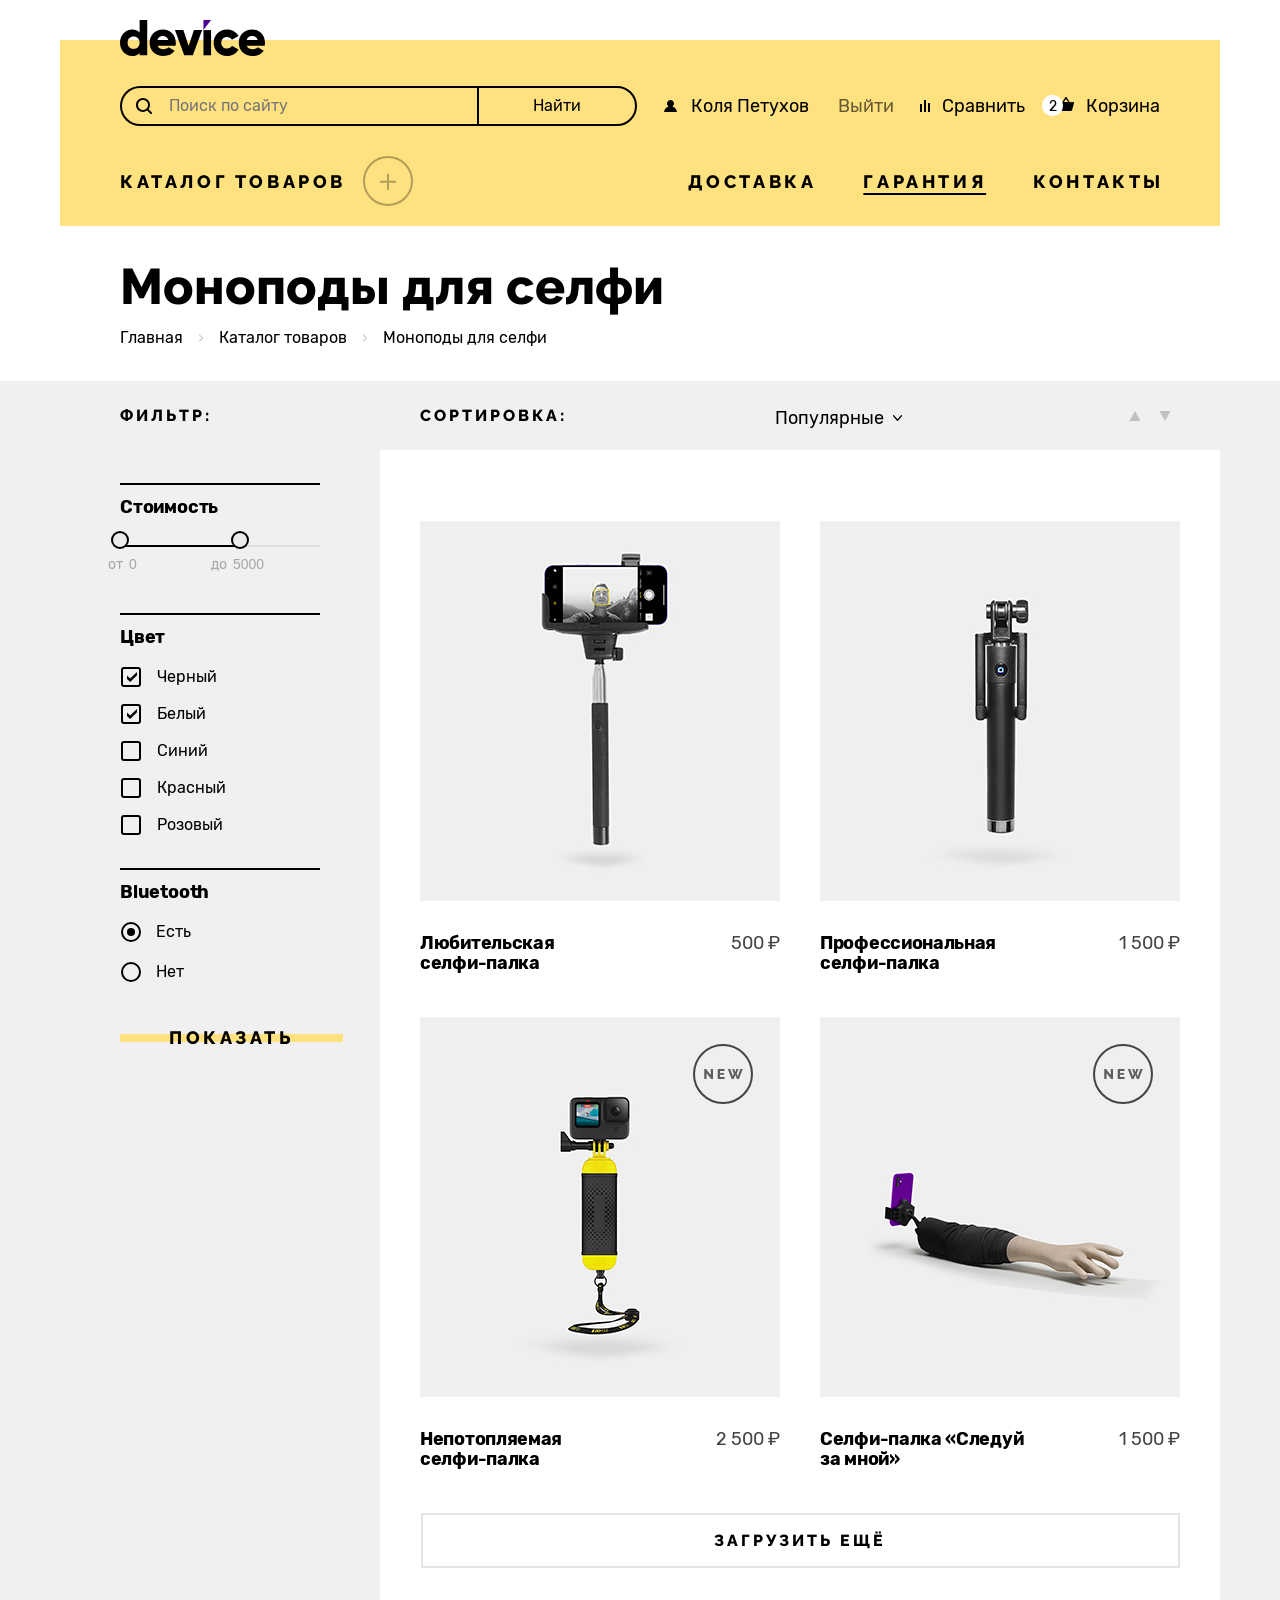
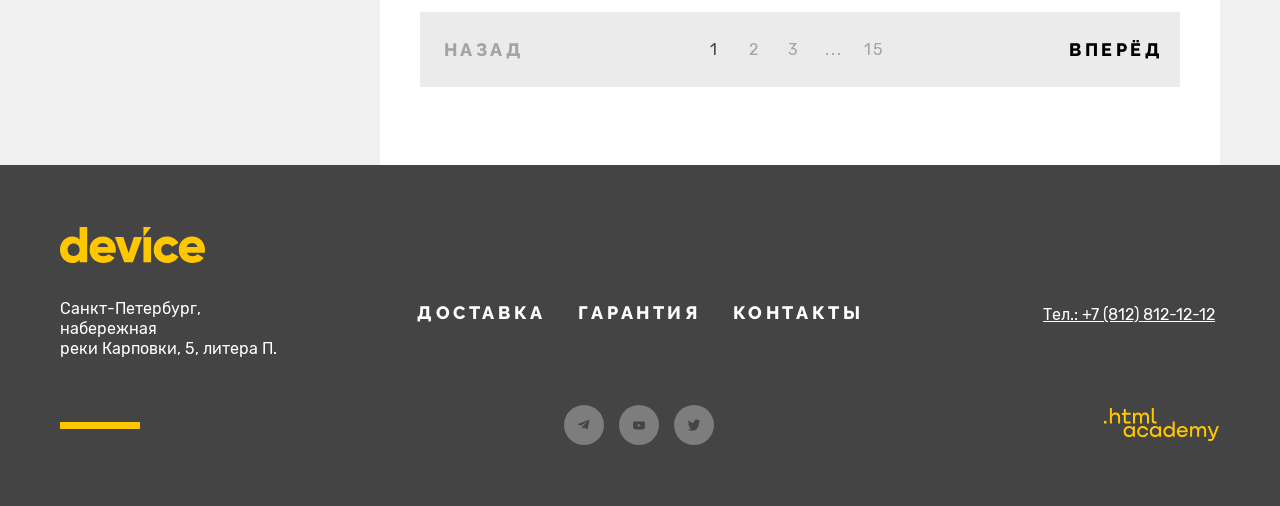
<file: device/catalog.html>
<!DOCTYPE html>
<html lang="ru">

<head>
  <meta charset="UTF-8">
  <meta name="viewport" content="width=device-width, initial-scale=1.0">
  <link rel="apple-touch-icon" sizes="180x180" href="./images/icons/apple-touch-icon.png">
  <link rel="icon" type="image/png" sizes="32x32" href="./images/icons/favicon-32x32.png">
  <link rel="icon" type="image/png" sizes="16x16" href="./images/icons/favicon-16x16.png">
  <link rel="manifest" href="./site.webmanifest">
  <link rel="stylesheet" href="styles/style.css">
  <title>Device Каталог</title>
</head>

<body>
  <div class="container">
    <header class="header">
      <a class="logo-link" href="index.html">
        <img src="images/logo.svg" alt="Логотип магазина гаджетов." width="145" height="36">
      </a>
      <div class="container-header">
        <form class="search-form" action="https://echo.htmlacademy.ru/" method="get">
          <label class="search-label">
            <input class="search-input" type="text" placeholder="Поиск по сайту">
          </label>
          <button class="search-button" type="submit">Найти</button>
        </form>
        <div class="user-block">
          <div class="user-group">
            <!-- <a href="#" class="user-link login">Войти</a> -->
            <a href="#" class="user-link login">Коля Петухов</a>
            <a href="#" class="user-link logout">Выйти</a>
          </div>
          <ul class="user-menu">
            <li class="user-item">
              <a href="#" class="user-link graphic">Сравнить</a>
            </li>
            <li class="user-item cart-complex">
              <a href="#" class="user-link cart">
                <span class="cart-count">2</span>
                Корзина
              </a>
              <div class="cart-container">
                <div class="cart-wrapper">
                  <ul class="cart-list">
                    <li class="cart-item">
                      <a href="#" class="cart-link">
                        <img src="images/product-1-sm.jpg" alt="Любительская селфи-палка." class="cart-img" width="39"
                          height="43">
                        <p class="cart-title">Любительская селфи-палка</p>
                      </a>
                      <button class="cart-button-remove" type="button">
                        <span class="visually-hidden">Удалить товар из корзины.</span>
                      </button>
                    </li>
                    <li class="cart-item">
                      <a href="#" class="cart-link">
                        <img src="images/product-2-sm.jpg" alt="Профессиональная селфи-палка." class="cart-img"
                          width="39" height="43">
                        <p class="cart-title">Профессиональная селфи-палка</p>
                      </a>
                      <button class="cart-button-remove" type="button">
                        <span class="visually-hidden">Удалить товар из корзины.</span>
                      </button>
                    </li>
                  </ul>
                  <div class="cart-statistic">
                    <p class="cart-total">Товаров: 2</p>
                    <p class="cart-total">Сумма: 2000 ₽</p>
                  </div>
                  <a class="cart-open-link" href="#">Открыть корзину</a>
                </div>
              </div>
            </li>
          </ul>
        </div>
      </div>
      <nav class="nav">
        <div class="complex-menu">
          <a href="#" class="complex-menu-title">Каталог товаров</a>
          <div class="complex-menu-block">
            <ul class="complex-menu-list">
              <li class="complex-menu-item">
                <a href="#" class="complex-menu-link">Виртуальная реальность
                </a>
              </li>
              <li class="complex-menu-item">
                <a href="#" class="complex-menu-link complex-menu-link-active">Моноподы для cелфи</a>
              </li>
              <li class="complex-menu-item">
                <a href="#" class="complex-menu-link">Экшн-камеры</a>
              </li>
            </ul>
            <ul class="complex-menu-list">
              <li class="complex-menu-item">
                <a href="#" class="complex-menu-link">Фитнес-браслеты</a>
              </li>
              <li class="complex-menu-item">
                <a href="#" class="complex-menu-link">Умные часы</a>
              </li>
            </ul>
            <ul class="complex-menu-list">
              <li class="complex-menu-item">
                <a href="#" class="complex-menu-link">Квадрокоптеры</a>
              </li>
            </ul>
          </div>
        </div>
        <ul class="main-menu">
          <li class="main-menu-item">
            <a href="#" class="main-menu-link">Доставка</a>
          </li>
          <li class="main-menu-item">
            <a href="#" class="main-menu-link main-menu-link-active">Гарантия</a>
          </li>
          <li class="main-menu-item">
            <a href="#" class="main-menu-link">Контакты</a>
          </li>
        </ul>
      </nav>
    </header>
    <main class="main">
      <h1 class="visually-hidden">Страница каталога.</h1>
      <section class="hero-catalog">
        <h2 class="hero-catalog-title">Моноподы для селфи</h2>
        <ul class="breadcrumbs-list">
          <li class="breadcrumbs-item">
            <a href="#" class="breadcrumbs-link">Главная</a>
          </li>
          <li class="breadcrumbs-item">
            <a href="#" class="breadcrumbs-link">Каталог товаров</a>
          </li>
          <li class="breadcrumbs-item">
            <a href="#" class="breadcrumbs-link">Моноподы для селфи</a>
          </li>
        </ul>
      </section>
      <section class="catalog">
        <h2 class="visually-hidden">Каталог товаров.</h2>
        <div class="catalog-wrapper">
          <section class="catalog-filter">
            <h2 class="form-filter-title">Фильтр:</h2>
            <form class="form-filter" action="https://echo.htmlacademy.ru/">
              <fieldset class="form-group form-group-price">
                <legend class="form-group-title">Стоимость</legend>
                <div class="range-container">
                  <div class="scale"></div>
                  <div class="range"></div>
                  <div class="complex-button complex-button-min">
                    <button class="range-handler range-handler-min">
                      <span class="visually-hidden">Установить нижний предел цены.</span>
                    </button>
                    <div class="complex-price">
                      <label class="complex-label" for="price-min">от</label>
                      <input class="complex-input" type="text" value="0" id="price-min">
                    </div>
                  </div>
                  <div class="complex-button complex-button-max">
                    <button class="range-handler range-handler-max">
                      <span class="visually-hidden">Установить верхний предел цены.</span>
                    </button>
                    <div class="complex-price">
                      <label class="complex-label" for="price-max">до</label>
                      <input class="complex-input" type="text" value="5000" id="price-max">
                    </div>
                  </div>
                </div>
              </fieldset>
              <fieldset class="form-group form-group-colors">
                <legend class="form-group-title">Цвет</legend>
                <ul class="form-group-list">
                  <li class="form-group-item">
                    <input class="checkbox visually-hidden" type="checkbox" id="black" value="black" checked>
                    <label class="checkbox-label" for="black">Черный
                      <span class="marker"></span>
                    </label>
                  </li>
                  <li class="form-group-item">
                    <input class="checkbox visually-hidden" type="checkbox" id="white" value="white" checked>
                    <label class="checkbox-label" for="white">Белый
                      <span class="marker"></span>
                    </label>
                  </li>
                  <li class="form-group-item">
                    <input class="checkbox visually-hidden" type="checkbox" id="blue" value="blue">
                    <label class="checkbox-label" for="blue">Синий
                      <span class="marker"></span>
                    </label>
                  </li>
                  <li class="form-group-item">
                    <input class="checkbox visually-hidden" type="checkbox" id="red" value="red">
                    <label class="checkbox-label" for="red">Красный
                      <span class="marker"></span>
                    </label>
                  </li>
                  <li class="form-group-item">
                    <input class="checkbox visually-hidden" type="checkbox" id="pink" value="pink">
                    <label class="checkbox-label" for="pink">Розовый
                      <span class="marker"></span>
                    </label>
                  </li>
                </ul>
              </fieldset>
              <fieldset class="form-group form-group-bluetooth">
                <legend class="form-group-title">Bluetooth</legend>
                <ul class="radio-list">
                  <li class="radio-item">
                    <input class="radio visually-hidden" type="radio" id="yes" value="yes" name="bluetooth" checked>
                    <label class="radio-label" for="yes">Есть
                      <span class="marker"></span>
                    </label>
                  </li>
                  <li class="radio-item">
                    <input class="radio visually-hidden" type="radio" id="no" value="no" name="bluetooth">
                    <label class="radio-label" for="no">Нет
                      <span class="marker"></span>
                    </label>
                  </li>
                </ul>
              </fieldset>
              <button class="form-button special-button">
                <span class="special-button-text">Показать</span>
              </button>
            </form>
          </section>
          <section class="catalog-products">
            <h2 class="visually-hidden">Карточки товаров.</h2>
            <ul class="catalog-list">
              <li class="catalog-item">Сортировка:</li>
              <li class="catalog-item">
                <select class="sort">
                  <option value="popular">Популярные</option>
                  <option value="expensive">Дорогие</option>
                  <option value="cheap">Дешёвые</option>
                </select>
              </li>
              <li class="catalog-item catalog-item-buttons">
                <button class="catalog-button">
                  <svg width="12" height="10" viewBox="0 0 12 10" fill="none" xmlns="http://www.w3.org/2000/svg">
                    <path d="M6 0L11.5 10H0.5" fill="currentColor" />
                  </svg>
                  <span class="visually-hidden">Сортировать по убыванию.</span>
                </button>
                <button class="catalog-button catalog-button-max">
                  <svg width="12" height="10" viewBox="0 0 12 10" fill="none" xmlns="http://www.w3.org/2000/svg">
                    <path d="M6 0L11.5 10H0.5" fill="currentColor" />
                  </svg>
                  <span class="visually-hidden">Сортировать по возрастанию.</span>
                </button>
              </li>
            </ul>
            <ul class="catalog-products-list">
              <li class="catalog-products-item">
                <a href="#" class="catalog-products-link">
                  <img class="catalog-products-img" src="images/catalog-product-1.jpg" alt="Любительская селфи-палка.">
                  <p class="catalog-products-text">Любительская<br>селфи-палка</p>
                  <span class="catalog-products-price">500 ₽</span>
                  <div class="catalog-button-more">
                    <span class="catalog-products-span">Подробнее</span>
                  </div>
                </a>
              </li>
              <li class="catalog-products-item">
                <a href="#" class="catalog-products-link">
                  <img class="catalog-products-img" src="images/catalog-product-2.jpg"
                    alt="Профессиональная селфи-палка.">
                  <p class="catalog-products-text">Профессиональная<br>селфи-палка</p>
                  <span class="catalog-products-price">1 500 ₽</span>
                  <div class="catalog-button-more">
                    <span class="catalog-products-span">Подробнее</span>
                  </div>
                </a>
              </li>
              <li class="catalog-products-item catalog-products-new">
                <a href="#" class="catalog-products-link">
                  <img class="catalog-products-img" src="images/catalog-product-3.jpg" alt="Непотопляемая селфи-палка.">
                  <p class="catalog-products-text">Непотопляемая<br>селфи-палка</p>
                  <span class="catalog-products-price">2 500 ₽</span>
                  <div class="catalog-button-more">
                    <span class="catalog-products-span">Подробнее</span>
                  </div>
                </a>
              </li>
              <li class="catalog-products-item catalog-products-new">
                <a href="#" class="catalog-products-link">
                  <img class="catalog-products-img" src="images/catalog-product-4.jpg"
                    alt="Селфи-палка «Следуй за мной».">
                  <p class="catalog-products-text">Селфи-палка «Следуй<br>за мной»</p>
                  <span class="catalog-products-price">1 500 ₽</span>
                  <div class="catalog-button-more">
                    <span class="catalog-products-span">Подробнее</span>
                  </div>
                </a>
              </li>
            </ul>
            <a class="catalog-products-button" href="#">Загрузить ещё</a>
            <div class="pagination">
              <a class="pagination-link-text pagination-text-active">Назад</a>
              <ul class="pagination-list">
                <li class="pagination-item-page">
                  <a class="pagination-link pagination-link-active">1</a>
                </li>
                <li class="pagination-item-page">
                  <a href="#" class="pagination-link">2</a>
                </li>
                <li class="pagination-item-page">
                  <a href="#" class="pagination-link">3</a>
                </li>
                <li class="pagination-item-page">
                  <a href="#" class="pagination-link">...</a>
                </li>
                <li class="pagination-item-page">
                  <a href="#" class="pagination-link">15</a>
                </li>
              </ul>
              <a href="#" class="pagination-link-text pagination-link-next">Вперёд</a>
            </div>
          </section>
        </div>
      </section>


    </main>
    <footer class="footer">
      <div class="footer-container">
        <a class="footer-logo-link" href="index.html">
          <img src="images/logo-footer.svg" alt="Логотип магазина гаджетов." width="145" height="36">
        </a>
        <div class="footer-wrapper">
          <address class="footer-address">
            Санкт-Петербург, набережная<br>реки Карповки, 5, литера П.
          </address>
          <ul class="footer-navigation-list">
            <li class="footer-navigation-item">
              <a href="#" class="footer-navigation-link">Доставка</a>
            </li>
            <li class="footer-navigation-item">
              <a href="#" class="footer-navigation-link">Гарантия</a>
            </li>
            <li class="footer-navigation-item">
              <a href="#" class="footer-navigation-link">Контакты</a>
            </li>
          </ul>
          <div class="tel-container">
            <a class="footer-tel" href="tel:+78128121212">Тел.: +7 (812) 812-12-12</a>
          </div>
          <svg class="footer-line" width="80" height="7" viewBox="0 0 80 7" fill="none"
            xmlns="http://www.w3.org/2000/svg">
            <path d="M80 0H0V7H80V0Z" fill="#FFC700" />
          </svg>
          <ul class="contacts-list">
            <li class="contacts-item">
              <a class="contacts-link" href="https://t.me/htmlacademy">
                <span class="visually-hidden">Мы в Телеграмме.</span>
                <svg width="14" height="12" viewBox="0 0 14 12" fill="none" xmlns="http://www.w3.org/2000/svg">
                  <path
                    d="M12.4431 0.0735832L0.623071 4.63158C-0.183596 4.95558 -0.178929 5.40558 0.475071 5.60625L3.50974 6.55292L10.5311 2.12292C10.8631 1.92092 11.1664 2.02958 10.9171 2.25092L5.2284 7.38492H5.22707L5.2284 7.38558L5.01907 10.5136C5.32574 10.5136 5.46107 10.3729 5.63307 10.2069L7.10707 8.77358L10.1731 11.0382C10.7384 11.3496 11.1444 11.1896 11.2851 10.5149L13.2977 1.02958C13.5037 0.203583 12.9824 -0.170417 12.4431 0.0735832Z"
                    fill="currentColor" />
                </svg>
              </a>
            </li>
            <li class="contacts-item">
              <a class="contacts-link" href="https://www.youtube.com/user/htmlacademyru">
                <span class="visually-hidden">Мы в Ютубе.</span>
                <svg width="16" height="11" viewBox="0 0 16 11" fill="none" xmlns="http://www.w3.org/2000/svg">
                  <path
                    d="M15.6671 1.67464C15.5765 1.35146 15.4 1.05887 15.1564 0.827973C14.9059 0.589975 14.5989 0.41973 14.2644 0.333306C13.0124 0.00330585 7.99641 0.00330593 7.99641 0.00330593C5.9053 -0.0204856 3.8147 0.0841556 1.73641 0.316639C1.40187 0.409448 1.09545 0.583497 0.844411 0.823306C0.597745 1.06064 0.419078 1.35331 0.325745 1.67397C0.10154 2.8818 -0.00739387 4.1082 0.000411455 5.33664C-0.00758854 6.56397 0.101078 7.78997 0.325745 8.99931C0.417078 9.31864 0.595078 9.60997 0.842411 9.84531C1.08974 10.0806 1.39774 10.2506 1.73641 10.3406C3.00508 10.67 7.99641 10.67 7.99641 10.67C10.0902 10.6938 12.1835 10.5892 14.2644 10.3566C14.5989 10.2702 14.9059 10.1 15.1564 9.86197C15.3999 9.63112 15.5762 9.33849 15.6664 9.01531C15.8965 7.80794 16.0083 6.58103 16.0004 5.35197C16.0177 4.11771 15.906 2.88502 15.6671 1.67397V1.67464ZM6.40174 7.61931V3.05464L10.5751 5.33731L6.40174 7.61931Z"
                    fill="currentColor" />
                </svg>
              </a>
            </li>
            <li class="contacts-item">
              <a class="contacts-link" href="https://twitter.com/htmlacademy_ru">
                <span class="visually-hidden">Мы в Твиттере.</span>
                <svg width="15" height="15" viewBox="0 0 15 15" fill="none" xmlns="http://www.w3.org/2000/svg">
                  <path
                    d="M9.7 0.155143C11.2 -0.344857 12.3 0.455143 12.9 1.25514C13.4 1.05514 14 0.855143 14.6 0.655143C14.6 1.45514 14.1 2.05514 13.8 2.25514C14.5 2.45514 15 1.85514 15 1.85514C14.9 2.75514 14.1 3.55514 13.6 3.75514C13.4 10.0551 10.8 14.1551 4.7 14.0551C4.2 14.0551 4.8 14.0551 4.3 14.0551C4 14.0551 0.6 13.6551 0 12.2551C2 12.4551 3.4 11.8551 4.1 11.1551C3.3 10.8551 1.7 10.7551 1.5 8.35514C1.8 8.55514 2 8.65514 2.6 8.55514C1.5 7.75514 0.3 7.05514 0.4 5.05514C0.7 5.35514 1.3 5.55514 1.6 5.45514C1 5.25514 -0.2 2.35514 0.8 0.855143C2.4 2.55514 4.1 4.25514 7.1 4.35514C7.3 2.25514 8.1 0.855143 9.7 0.155143Z"
                    fill="currentColor" />
                </svg>
              </a>
            </li>
          </ul>
          <a class="developer-link" href="https://htmlacademy.ru/">
            <span class="visually-hidden">Компания разработчика.</span>
            <svg width="115" height="33" viewBox="0 0 115 33" fill="none" xmlns="http://www.w3.org/2000/svg">
              <path d="M0 12.9V15.5H2.5V12.9H0Z" fill="currentColor" />
              <path
                d="M11.6 4.5C10 4.5 8.8 5.2 8 6.2H7.9V0H5.9V15.5H7.9V10.2C7.9 8.1 9.2 6.6 11.2 6.6C13 6.6 14.1 8 14.1 9.8V15.5H16.1V9.4C16.2 6.4 14.3 4.5 11.6 4.5Z"
                fill="currentColor" />
              <path
                d="M26.6 4.8H21.8V1.1H19.8V4.9H17.9V6.9H19.8V12.9C19.8 14.6 20.8 15.6 22.5 15.6H26.6V13.6H22.9C22.2 13.6 21.8 13.2 21.8 12.5V6.8H26.6V4.8Z"
                fill="currentColor" />
              <path
                d="M41.1 4.6C39.5 4.6 38.2 5.4 37.6 6.7H37.5C36.9 5.5 35.7 4.6 34.1 4.6C32.7 4.6 31.6 5.4 31 6.4H30.9V4.8H29V15.4H31V10C31 8 32 6.5 33.6 6.5C35.1 6.5 36 7.5 36 9.1V15.4H38V9.8C38 7.4 39.4 6.5 40.6 6.5C42.1 6.5 43 7.5 43 9.1V15.4H45V8.9C45.1 6.4 43.6 4.6 41.1 4.6Z"
                fill="currentColor" />
              <path d="M47.8 12.7C47.8 14.4 48.8 15.4 50.6 15.4H52.6V13.4H50.9C50.2 13.4 49.8 13 49.8 12.3V0H47.8V12.7Z"
                fill="currentColor" />
              <path
                d="M28.9 19.7C28 18.6 26.7 17.9 25 17.9C21.9 17.9 19.6 20.2 19.6 23.5C19.6 26.8 21.9 29.1 25 29.1C26.8 29.1 28 28.3 28.8 27.2H28.9V28.8H30.9V18.2H28.9V19.7ZM25.3 27.1C23.1 27.1 21.7 25.5 21.7 23.5C21.7 21.5 23.1 19.9 25.3 19.9C27.5 19.9 28.9 21.5 28.9 23.5C28.9 25.4 27.5 27.1 25.3 27.1Z"
                fill="currentColor" />
              <path
                d="M44.2 22C43.7 19.6 41.6 17.9 38.8 17.9C35.4 17.9 33.2 20.4 33.2 23.5C33.2 26.6 35.4 29.1 38.8 29.1C41.6 29.1 43.7 27.3 44.2 24.9H42.1C41.7 26.2 40.4 27.2 38.8 27.2C36.6 27.2 35.2 25.6 35.2 23.6C35.2 21.6 36.6 20 38.8 20C40.4 20 41.6 21 42.1 22.2H44.2V22Z"
                fill="currentColor" />
              <path
                d="M55.1 19.7C54.2 18.6 52.9 17.9 51.2 17.9C48.1 17.9 45.8 20.2 45.8 23.5C45.8 26.8 48.1 29.1 51.2 29.1C53 29.1 54.2 28.3 55 27.2H55.1V28.8H57.1V18.2H55.1V19.7ZM51.5 27.1C49.3 27.1 47.9 25.5 47.9 23.5C47.9 21.5 49.3 19.9 51.5 19.9C53.7 19.9 55.1 21.5 55.1 23.5C55.1 25.4 53.6 27.1 51.5 27.1Z"
                fill="currentColor" />
              <path
                d="M68.7 19.8C67.8 18.7 66.5 17.9 64.8 17.9C61.7 17.9 59.4 20.2 59.4 23.5C59.4 26.8 61.6 29.1 64.8 29.1C66.5 29.1 67.8 28.3 68.6 27.3H68.7V28.8H70.7V13.4H68.7V19.8ZM65.1 27.1C62.9 27.1 61.5 25.5 61.5 23.5C61.5 21.5 62.9 19.9 65.1 19.9C67.3 19.9 68.7 21.5 68.7 23.5C68.6 25.5 67.2 27.1 65.1 27.1Z"
                fill="currentColor" />
              <path
                d="M78.3 17.9C75 17.9 72.8 20.4 72.8 23.5C72.8 26.5 74.9 29.1 78.3 29.1C80.8 29.1 82.8 27.8 83.5 25.5H81.4C80.9 26.5 79.8 27.1 78.4 27.1C76.5 27.1 75.1 25.8 75 24.2H83.8C84 20.6 81.8 17.9 78.3 17.9ZM78.3 19.8C80 19.8 81.3 20.8 81.6 22.4H75.1C75.4 20.9 76.6 19.8 78.3 19.8Z"
                fill="currentColor" />
              <path
                d="M98.2 17.9C96.6 17.9 95.3 18.7 94.6 19.9H94.5C93.9 18.7 92.7 17.9 91.1 17.9C89.7 17.9 88.6 18.6 88 19.7V18.2H86.1V28.8H88.1V23.4C88.1 21.4 89.1 20 90.7 19.9C92.2 19.9 93.1 20.9 93.1 22.5V28.8H95.1V23.2C95.1 20.8 96.5 19.9 97.7 19.9C99.2 19.9 100.1 20.9 100.1 22.5V28.8H102.1V22.3C102.2 19.7 100.7 17.9 98.2 17.9Z"
                fill="currentColor" />
              <path
                d="M109.4 27L105.8 18.1H103.6L108.4 29.7C108.1 30.6 107.7 30.9 106.7 30.9H104.2V32.9H106.7C108.5 32.9 109.5 32.1 110.2 30.3L114.9 18.1H112.8L109.4 27Z"
                fill="currentColor" />
            </svg>
          </a>
        </div>
      </div>
    </footer>
  </div>
</file>
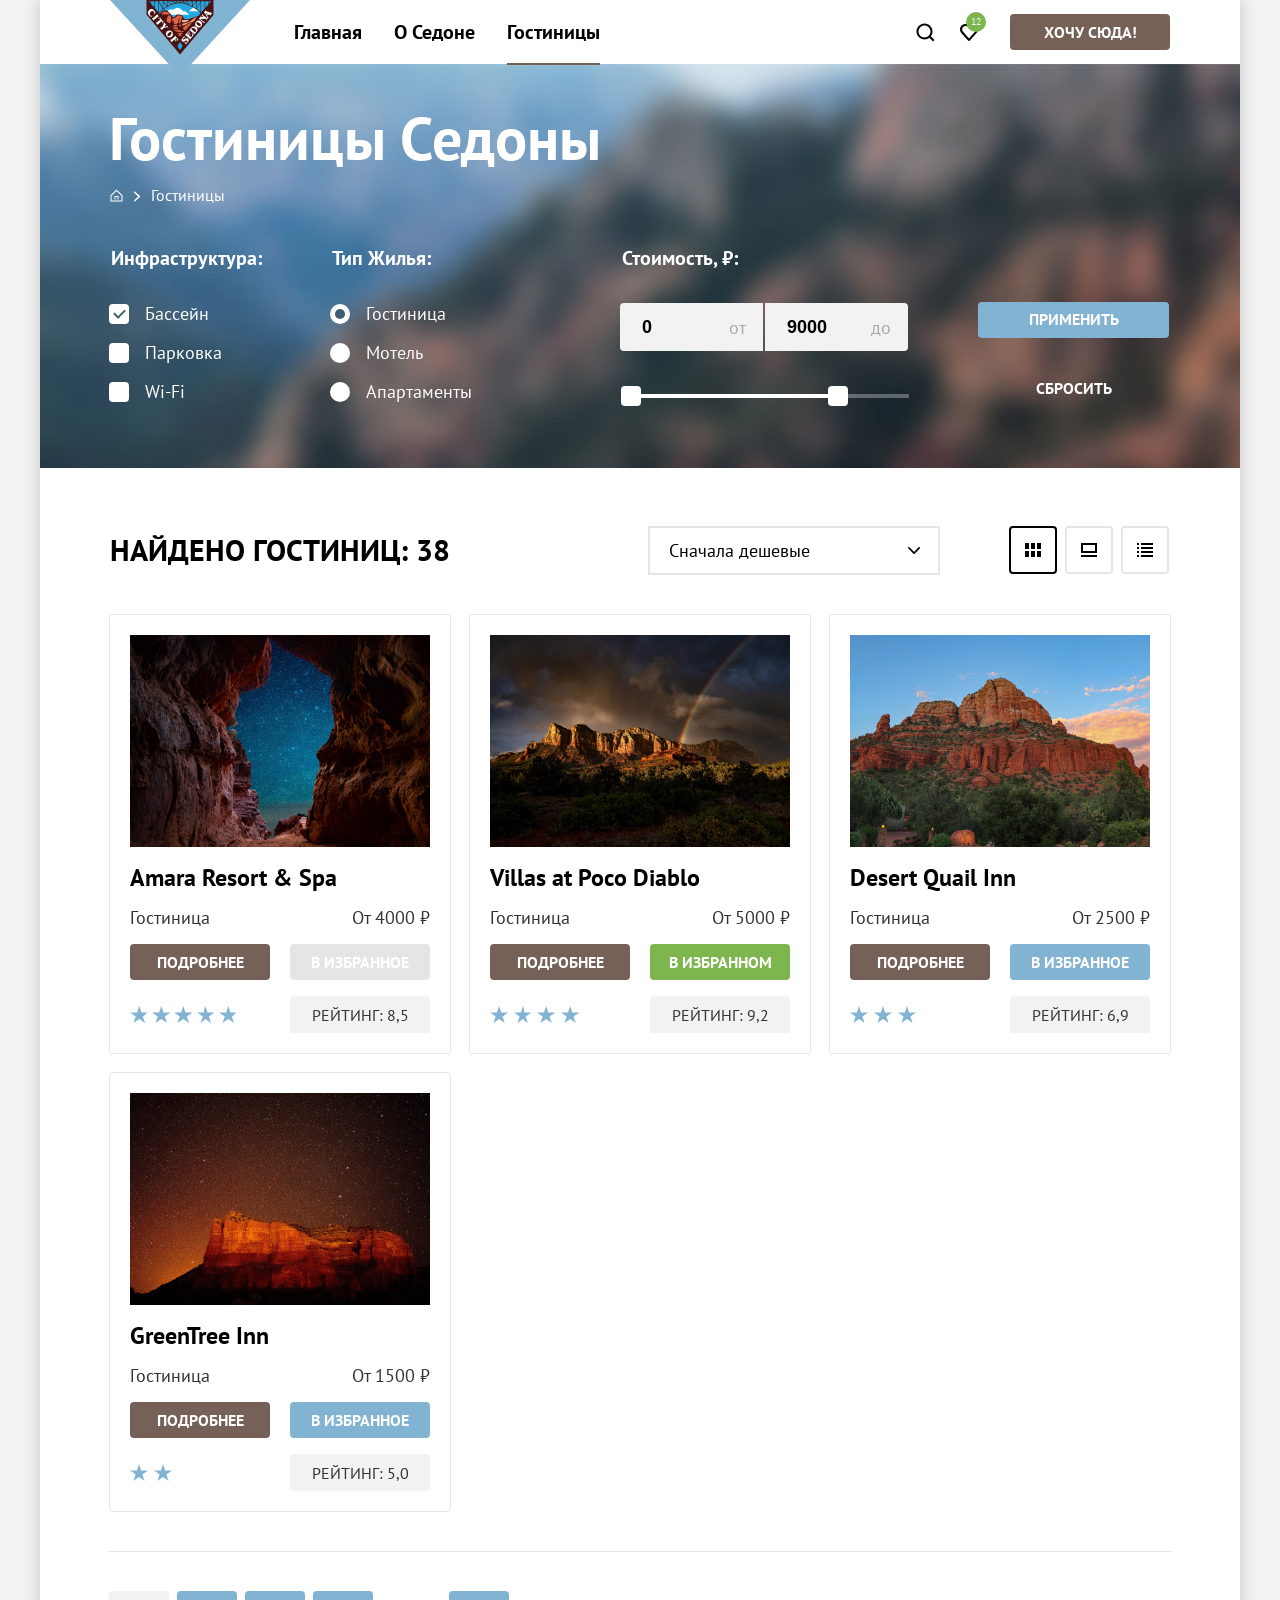
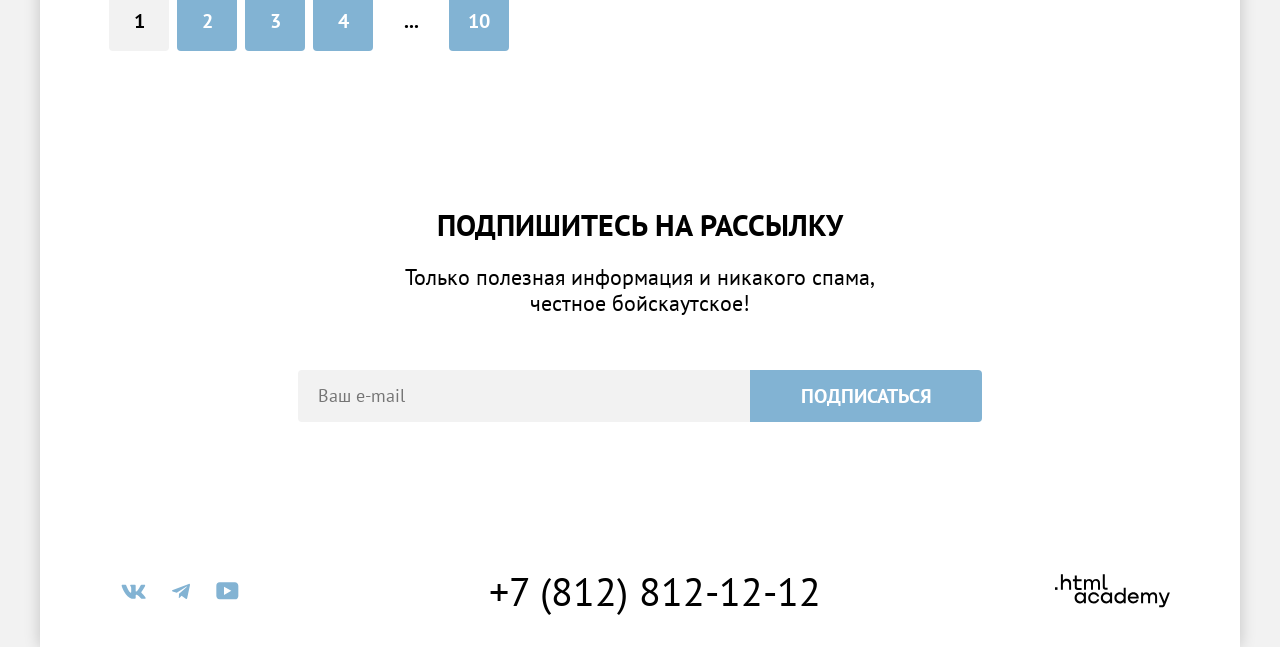
<file: sedona/catalog.html>
<!DOCTYPE html>
<html lang="ru">

<head>
  <meta charset="UTF-8">
  <meta name="viewport" content="width=device-width, initial-scale=1.0">
  <link rel="stylesheet" href="styles/styles.css">
  <link rel="apple-touch-icon" sizes="180x180" href="./images/icons/apple-touch-icon.png">
  <link rel="icon" type="image/png" sizes="32x32" href="./images/icons/favicon-32x32.png">
  <link rel="icon" type="image/png" sizes="16x16" href="./images/icons/favicon-16x16.png">
  <link rel="manifest" href="./site.webmanifest">
  <title>Седона</title>
</head>

<body class="body">
  <div class="container">
    <header class="header">
      <a href="index.html" class="logo-link">
        <img class="logo-img" src="images/logo.svg" alt="Логотип Седоны." width="140" height="70">
      </a>
      <nav class="navigation">
        <ul class="main-menu">
          <li class="main-menu-item">
            <a href="index.html" class="main-menu-link">Главная</a>
          </li>
          <li class="main-menu-item">
            <a href="#" class="main-menu-link">О Седоне</a>
          </li>
          <li class="main-menu-item">
            <a href="catalog.html" class="main-menu-link main-menu-link-active">Гостиницы</a>
          </li>
        </ul>
        <ul class="user-menu">
          <li class="user-menu-item">
            <a href="#" class="user-menu-link menu-search">
              <svg width="20" height="20" viewBox="0 0 20 20" fill="none" xmlns="http://www.w3.org/2000/svg">
                <path
                  d="M19.5 18.0083L15.8 14.3287C16.8 13.0359 17.5 11.3453 17.5 9.4558C17.5 5.08011 13.9 1.5 9.5 1.5C5.1 1.5 1.5 5.17956 1.5 9.55525C1.5 13.9309 5.1 17.511 9.5 17.511C11.3 17.511 13 16.9144 14.4 15.8204L18.1 19.5L19.5 18.0083ZM9.5 15.5221C6.2 15.5221 3.5 12.837 3.5 9.55525C3.5 6.27348 6.2 3.5884 9.5 3.5884C12.8 3.5884 15.5 6.27348 15.5 9.55525C15.5 12.837 12.8 15.5221 9.5 15.5221Z"
                  fill="currentColor" />
              </svg>
              <span class="visually-hidden">Поиск по сайту.</span>
            </a>
          </li>
          <li class="user-menu-item">
            <a href="#" class="user-menu-link">
              <svg width="18" height="17" viewBox="0 0 18 17" fill="none" xmlns="http://www.w3.org/2000/svg">
                <path
                  d="M8.9 17C8.6 17 8.3 16.9 8.1 16.6C2.7 10.5 1.4 9.1 1.1 8.7C0.4 7.8 0 6.6 0 5.4C0 2.4 2.4 0 5.5 0C6.8 0 8 0.5 9 1.3C10 0.5 11.3 0 12.5 0C15.5 0 18 2.4 18 5.4C18 6.7 17.5 7.9 16.7 8.8L9.7 16.7C9.5 16.9 9.3 17 8.9 17ZM2.9 7.5C3.2 7.9 6.4 11.5 9 14.4L15.2 7.4C15.7 6.9 15.9 6.2 15.9 5.4C15.9 3.6 14.4 2.1 12.6 2.1C11.6 2.1 10.6 2.6 9.9 3.4C9.6 3.7 9.3 3.8 9 3.8C8.7 3.8 8.4 3.6 8.2 3.4C7.5 2.6 6.5 2.1 5.5 2.1C3.7 2.1 2.2 3.6 2.2 5.4C2.1 6.3 2.5 7 2.9 7.5C2.8 7.5 2.8 7.5 2.9 7.5Z"
                  fill="currentColor" />
              </svg>
              <span class="visually-hidden">Избранное.</span>
              <span class="favourite-number">12</span>
            </a>
          </li>
          <li class="user-menu-item">
            <a href="#" class="user-menu-button">Хочу сюда!</a>
          </li>
        </ul>
      </nav>
    </header>
    <main class="main">
      <section class="hero-catalog">
        <h1 class="main-title">Гостиницы Седоны</h1>
        <ul class="breadcrumbs">
          <li class="breadcrumbs-item breadcrumbs-home">
            <a href="#" class="breadcrumbs-link">
              <span class="visually-hidden">Главная</span>
            </a>
          </li>
          <li class="breadcrumbs-item">
            <a href="#" class="breadcrumbs-link">Гостиницы</a>
          </li>
        </ul>
        <form class="form-filter" action="https://echo.htmlacademy.ru/" method="get">
          <fieldset class="form-group">
            <legend class="form-group-title">Инфраструктура:</legend>
            <ul class="checkbox-list">
              <li class="checkbox-item">
                <input class="visually-hidden checkbox" type="checkbox" id="pool" name="pool" checked>
                <label class="checkbox-label" for="pool">Бассейн</label>
              </li>
              <li class="checkbox-item">
                <input class="visually-hidden checkbox" type="checkbox" id="parking" name="parking">
                <label class="checkbox-label" for="parking">Парковка</label>
              </li>
              <li class="checkbox-item">
                <input class="visually-hidden checkbox" type="checkbox" class="visually-hidden checkbox" id="wifi"
                  name="wifi">
                <label class="checkbox-label" for="wifi">Wi-Fi</label>
              </li>
            </ul>
          </fieldset>
          <fieldset class="form-group">
            <legend class="form-group-title">Тип Жилья:</legend>
            <ul class="radio-list">
              <li class="radio-item">
                <input type="radio" class="visually-hidden radio" id="hotel" name="type" value="hotel" checked>
                <label for="hotel" class="radio-label">Гостиница</label>
              </li>
              <li class="radio-item">
                <input type="radio" class="visually-hidden radio" id="motel" name="type" value="motel">
                <label for="motel" class="radio-label">Мотель</label>
              </li>
              <li class="radio-item">
                <input type="radio" class="visually-hidden radio" id="apartment" name="type" value="apartment">
                <label for="apartment" class="radio-label">Апартаменты</label>
              </li>
            </ul>
          </fieldset>
          <fieldset class="form-group">
            <legend class="form-group-title group-title-price">Стоимость, ₽:</legend>
            <div class="price-container">
              <label for="min-price" class="price-label price-label-min">от</label>
              <input type="text" class="price-input min-price" id="min-price" name="min-price" value="0">
              <label for="max-price" class="price-label price-label-max">до</label>
              <input type="text" class="price-input max-price" id="max-price" name="max-price" value="9000">
            </div>
            <div class="range-container">
              <div class="scale"></div>
              <div class="range"></div>
              <button class="range-handler range-handler-min" type="button">
                <span class="visually-hidden">Установить нижний предел цены.</span>
              </button>
              <button class="range-handler range-handler-max" type="button">
                <span class="visually-hidden">Установить верхний предел цены.</span>
              </button>
            </div>
          </fieldset>
          <fieldset class="submit-group form-group">
            <button class="submit" type="submit">Применить</button>
            <button class="reset submit" type="reset">Сбросить</button>
          </fieldset>
        </form>
      </section>
      <section class="result">
        <h2 class="visually-hidden">Результат поиска.</h2>
        <div class="result-container">
          <p class="statistic">Найдено гостиниц: 38</p>
          <select class="sort">
            <option value="cheap">Сначала дешевые</option>
            <option value="expensive">Сначала дорогие</option>
            <option value="popular">Сначала популярные</option>
          </select>
          <ul class="view-list">
            <li class="view-item">
              <button class="view-button view-button-active view-button-tile">
                <span class="visually-hidden">Плитки.</span>
              </button>
            </li>
            <li class="view-item">
              <button class="view-button view-button-card">
                <span class="visually-hidden">Большая карточка.</span>
              </button>
            </li>
            <li class="view-item">
              <button class="view-button view-button-list">
                <span class="visually-hidden">Список.</span>
              </button>
            </li>
          </ul>
        </div>
        <ul class="result-list">
          <li class="card">
            <a href="#" class="card-link">
              <img class="card-image" src="images/amara.jpg" alt="Amara Resort & Spa." width="300" height="212">
              <h3 class="card-title">Amara Resort & Spa</h3>
            </a>
            <div class="card-container">
              <p class="card-price">
                <span class="card-type card-description">Гостиница</span>
                <span class="card-min-price card-description">От 4000 ₽</span>
              </p>
              <a href="#" class="card-link-more card-button-description">Подробнее</a>
              <button class="card-button card-button-description" disabled>В избранное</button>
              <p class="stars stars-five">
                <span class="visually-hidden">Звёздность гостиницы 4 звезды.</span>
              </p>
              <p class="rate">Рейтинг: 8,5</p>
            </div>
          </li>
          <li class="card">
            <a href="#" class="card-link">
              <img class="card-image" src="images/villas.jpg" alt="Villas at Poco Diablo." width="300" height="212">
              <h3 class="card-title">Villas at Poco Diablo</h3>
            </a>
            <div class="card-container">
              <p class="card-price">
                <span class="card-type card-description">Гостиница</span>
                <span class="card-min-price card-description">От 5000 ₽</span>
              </p>
              <a href="#" class="card-link-more card-button-description">Подробнее</a>
              <button class="card-button card-button-description card-button-active">В избранном</button>
              <p class="stars stars-four">
                <span class="visually-hidden">Звёздность гостиницы 4 звезды.</span>
              </p>
              <p class="rate">Рейтинг: 9,2</p>
            </div>
          </li>
          <li class="card">
            <a href="#" class="card-link">
              <img src="images/desert.jpg" alt="Desert Quail Inn." class="card-image" width="300" height="212">
              <h3 class="card-title">Desert Quail Inn</h3>
            </a>
            <div class="card-container">
              <p class="card-price">
                <span class="card-type card-description">Гостиница</span>
                <span class="card-min-price card-description">От 2500 ₽</span>
              </p>
              <a href="" class="card-link-more card-button-description">Подробнее</a>
              <button class="card-button card-button-description">В избранное</button>
              <p class="stars stars-three">
                <span class="visually-hidden">Звёздность гостиницы 4 звезды.</span>
              </p>
              <p class="rate">Рейтинг: 6,9</p>
            </div>
          </li>
          <li class="card">
            <a href="#" class="card-link">
              <img class="card-image" src="images/green.jpg" alt="GreenTree Inn" width="300" height="212">
              <h3 class="card-title">GreenTree Inn</h3>
            </a>
            <div class="card-container">
              <p class="card-price">
                <span class="card-type card-description">Гостиница</span>
                <span class="card-min-price card-description">От 1500 ₽</span>
              </p>
              <a href="#" class="card-link-more card-button-description">Подробнее</a>
              <button class="card-button card-button-description">В избранное</button>
              <p class="stars stars-two">
                <span class="visually-hidden">Звёздность гостиницы 4 звезды.</span>
              </p>
              <p class="rate">Рейтинг: 5,0</p>
            </div>
          </li>
        </ul>
        <ul class="pagination">
          <li class="pagination-item">
            <a href="#" class="pagination-link pagination-link-active">1</a>
          </li>
          <li class="pagination-item">
            <a href="#" class="pagination-link">2</a>
          </li>
          <li class="pagination-item">
            <a href="#" class="pagination-link">3</a>
          </li>
          <li class="pagination-item">
            <a href="#" class="pagination-link">4</a>
          </li>
          <li class="pagination-item">
            <a href="#" class="pagination-link pagination-pages">...</a>
          </li>
          <li class="pagination-item">
            <a href="#" class="pagination-link">10</a>
          </li>
        </ul>

      </section>
    </main>
    <footer class="footer">
      <section class="subscription">
        <h2 class="subscription-title">Подпишитесь на рассылку</h2>
        <p class="subscription-text">Только полезная информация и никакого спама, честное бойскаутское!</p>
        <form class="subscription-form" action="https://echo.htmlacademy.ru/" method="post">
          <input class="subscription-input" type="email" placeholder="Ваш e-mail" name="email" required>
          <button class="subscription-button" type="submit">Подписаться</button>
        </form>
      </section>
      <div class="footer-container">
        <section class="socials">
          <h2 class="visually-hidden">Мы в социальных сетях.</h2>
          <ul class="social-list">
            <li class="social-item">
              <a href="#" class="social-link">
                <span class="visually-hidden">Мы во ВКонтакте.</span>
                <svg width="25" height="15" viewBox="0 0 25 15" fill="none" xmlns="http://www.w3.org/2000/svg">
                  <path fill-rule="evenodd" clip-rule="evenodd"
                    d="M24.1164 1.80445C24.2824 1.25845 24.1164 0.856445 23.3214 0.856445H20.6964C20.0284 0.856445 19.7204 1.20345 19.5534 1.58645C19.5534 1.58645 18.2184 4.78245 16.3274 6.85845C15.7154 7.46045 15.4374 7.65145 15.1034 7.65145C14.9364 7.65145 14.6854 7.46045 14.6854 6.91345V1.80445C14.6854 1.14845 14.5014 0.856445 13.9454 0.856445H9.81738C9.40038 0.856445 9.14938 1.16045 9.14938 1.44945C9.14938 2.07045 10.0954 2.21445 10.1924 3.96245V7.76045C10.1924 8.59345 10.0394 8.74444 9.70538 8.74444C8.81538 8.74444 6.65038 5.53345 5.36538 1.85945C5.11638 1.14445 4.86438 0.856445 4.19338 0.856445H1.56638C0.816382 0.856445 0.666382 1.20345 0.666382 1.58645C0.666382 2.26845 1.55638 5.65645 4.81138 10.1374C6.98138 13.1974 10.0364 14.8564 12.8194 14.8564C14.4884 14.8564 14.6944 14.4884 14.6944 13.8534V11.5404C14.6944 10.8034 14.8524 10.6564 15.3814 10.6564C15.7714 10.6564 16.4384 10.8484 17.9964 12.3234C19.7764 14.0724 20.0694 14.8564 21.0714 14.8564H23.6964C24.4464 14.8564 24.8224 14.4884 24.6064 13.7604C24.3684 13.0364 23.5184 11.9854 22.3914 10.7384C21.7794 10.0284 20.8614 9.26345 20.5824 8.88045C20.1934 8.38945 20.3044 8.17044 20.5824 7.73345C20.5824 7.73345 23.7824 3.30745 24.1154 1.80445H24.1164Z"
                    fill="currentColor" />
                </svg>
              </a>
            </li>
            <li class="social-item">
              <a href="#" class="social-link">
                <span class="visually-hidden">Мы в Телеграм.</span>
                <svg width="18" height="16" viewBox="0 0 18 16" fill="none" xmlns="http://www.w3.org/2000/svg">
                  <path
                    d="M16.785 0.955705L0.840489 7.1042C-0.247661 7.54126 -0.241365 8.14828 0.640845 8.41897L4.73445 9.69597L14.2058 3.72014C14.6537 3.44766 15.0629 3.59424 14.7265 3.89281L7.05283 10.8183H7.05103L7.05283 10.8192L6.77045 15.0387C7.18413 15.0387 7.36669 14.8489 7.59871 14.625L9.58705 12.6915L13.7229 15.7464C14.4855 16.1664 15.0332 15.9506 15.2229 15.0405L17.9379 2.2453C18.2158 1.13107 17.5126 0.626562 16.785 0.955705Z"
                    fill="currentColor" />
                </svg>
              </a>
            </li>
            <li class="social-item">
              <a href="#" class="social-link">
                <span class="visually-hidden">Мы в Ютубе.</span>
                <svg width="23" height="18" viewBox="0 0 23 18" fill="none" xmlns="http://www.w3.org/2000/svg">
                  <path
                    d="M18.9402 0.356445H3.50738C1.64668 0.356445 0.333252 1.9502 0.333252 3.75645V13.8502C0.333252 15.7627 1.64668 17.3564 3.50738 17.3564H19.1591C20.8009 17.3564 22.3333 15.7627 22.3333 13.9564V3.75645C22.1143 1.9502 20.8009 0.356445 18.9402 0.356445ZM7.99494 12.8939V4.81894L15.3283 8.85645L7.99494 12.8939Z"
                    fill="currentColor" />
                </svg>
              </a>
            </li>
          </ul>
        </section>
        <section class="phones">
          <h2 class="visually-hidden">Контакты.</h2>
          <a class="phone-link" href="tel:+78128121212">+7 (812) 812-12-12</a>
        </section>
        <section class="footer-logo">
          <h2 class="visually-hidden">Компания разработчика.</h2>
          <a class="footer-logo-link" href="#">
            <svg class="footer-logo-img" width="115" height="34" viewBox="0 0 115 34" fill="none"
              xmlns="http://www.w3.org/2000/svg">
              <path d="M0 13.2564V15.8564H2.5V13.2564H0Z" fill="currentColor" />
              <path
                d="M11.6 4.85645C10 4.85645 8.8 5.55645 8 6.55645H7.9V0.356445H5.9V15.8564H7.9V10.5564C7.9 8.45645 9.2 6.95645 11.2 6.95645C13 6.95645 14.1 8.35645 14.1 10.1564V15.8564H16.1V9.75644C16.2 6.75644 14.3 4.85645 11.6 4.85645Z"
                fill="currentColor" />
              <path
                d="M26.6 5.15645H21.8V1.45645H19.8V5.25645H17.9V7.25645H19.8V13.2564C19.8 14.9564 20.8 15.9564 22.5 15.9564H26.6V13.9564H22.9C22.2 13.9564 21.8 13.5564 21.8 12.8564V7.15645H26.6V5.15645Z"
                fill="currentColor" />
              <path
                d="M41.1 4.95645C39.5 4.95645 38.2 5.75644 37.6 7.05645H37.5C36.9 5.85645 35.7 4.95645 34.1 4.95645C32.7 4.95645 31.6 5.75645 31 6.75645H30.9V5.15645H29V15.7564H31V10.3564C31 8.35645 32 6.85645 33.6 6.85645C35.1 6.85645 36 7.85645 36 9.45645V15.7564H38V10.1564C38 7.75645 39.4 6.85645 40.6 6.85645C42.1 6.85645 43 7.85645 43 9.45645V15.7564H45V9.25644C45.1 6.75644 43.6 4.95645 41.1 4.95645Z"
                fill="currentColor" />
              <path
                d="M47.8 13.0564C47.8 14.7564 48.8 15.7564 50.6 15.7564H52.6V13.7564H50.9C50.2 13.7564 49.8 13.3564 49.8 12.6564V0.356445H47.8V13.0564Z"
                fill="currentColor" />
              <path
                d="M28.9 20.0564C28 18.9564 26.7 18.2564 25 18.2564C21.9 18.2564 19.6 20.5564 19.6 23.8564C19.6 27.1564 21.9 29.4564 25 29.4564C26.8 29.4564 28 28.6564 28.8 27.5564H28.9V29.1564H30.9V18.5564H28.9V20.0564ZM25.3 27.4564C23.1 27.4564 21.7 25.8564 21.7 23.8564C21.7 21.8564 23.1 20.2564 25.3 20.2564C27.5 20.2564 28.9 21.8564 28.9 23.8564C28.9 25.7564 27.5 27.4564 25.3 27.4564Z"
                fill="currentColor" />
              <path
                d="M44.2 22.3564C43.7 19.9564 41.6 18.2564 38.8 18.2564C35.4 18.2564 33.2 20.7564 33.2 23.8564C33.2 26.9564 35.4 29.4564 38.8 29.4564C41.6 29.4564 43.7 27.6564 44.2 25.2564H42.1C41.7 26.5564 40.4 27.5564 38.8 27.5564C36.6 27.5564 35.2 25.9564 35.2 23.9564C35.2 21.9564 36.6 20.3564 38.8 20.3564C40.4 20.3564 41.6 21.3564 42.1 22.5564H44.2V22.3564Z"
                fill="currentColor" />
              <path
                d="M55.1 20.0564C54.2 18.9564 52.9 18.2564 51.2 18.2564C48.1 18.2564 45.8 20.5564 45.8 23.8564C45.8 27.1564 48.1 29.4564 51.2 29.4564C53 29.4564 54.2 28.6564 55 27.5564H55.1V29.1564H57.1V18.5564H55.1V20.0564ZM51.5 27.4564C49.3 27.4564 47.9 25.8564 47.9 23.8564C47.9 21.8564 49.3 20.2564 51.5 20.2564C53.7 20.2564 55.1 21.8564 55.1 23.8564C55.1 25.7564 53.6 27.4564 51.5 27.4564Z"
                fill="currentColor" />
              <path
                d="M68.7 20.1564C67.8 19.0564 66.5 18.2564 64.8 18.2564C61.7 18.2564 59.4 20.5564 59.4 23.8564C59.4 27.1564 61.6 29.4564 64.8 29.4564C66.5 29.4564 67.8 28.6564 68.6 27.6564H68.7V29.1564H70.7V13.7564H68.7V20.1564ZM65.1 27.4564C62.9 27.4564 61.5 25.8564 61.5 23.8564C61.5 21.8564 62.9 20.2564 65.1 20.2564C67.3 20.2564 68.7 21.8564 68.7 23.8564C68.6 25.8564 67.2 27.4564 65.1 27.4564Z"
                fill="currentColor" />
              <path
                d="M78.3 18.2564C75 18.2564 72.8 20.7564 72.8 23.8564C72.8 26.8564 74.9 29.4564 78.3 29.4564C80.8 29.4564 82.8 28.1564 83.5 25.8564H81.4C80.9 26.8564 79.8 27.4564 78.4 27.4564C76.5 27.4564 75.1 26.1564 75 24.5564H83.8C84 20.9564 81.8 18.2564 78.3 18.2564ZM78.3 20.1564C80 20.1564 81.3 21.1564 81.6 22.7564H75.1C75.4 21.2564 76.6 20.1564 78.3 20.1564Z"
                fill="currentColor" />
              <path
                d="M98.2 18.2564C96.6 18.2564 95.3 19.0564 94.6 20.2564H94.5C93.9 19.0564 92.7 18.2564 91.1 18.2564C89.7 18.2564 88.6 18.9564 88 20.0564V18.5564H86.1V29.1564H88.1V23.7564C88.1 21.7564 89.1 20.3564 90.7 20.2564C92.2 20.2564 93.1 21.2564 93.1 22.8564V29.1564H95.1V23.5564C95.1 21.1564 96.5 20.2564 97.7 20.2564C99.2 20.2564 100.1 21.2564 100.1 22.8564V29.1564H102.1V22.6564C102.2 20.0564 100.7 18.2564 98.2 18.2564Z"
                fill="currentColor" />
              <path
                d="M109.4 27.3564L105.8 18.4564H103.6L108.4 30.0564C108.1 30.9564 107.7 31.2564 106.7 31.2564H104.2V33.2564H106.7C108.5 33.2564 109.5 32.4564 110.2 30.6564L114.9 18.4564H112.8L109.4 27.3564Z"
                fill="currentColor" />
            </svg>

          </a>
        </section>
      </div>
    </footer>
  </div>
</body>

</html>
</file>
<file: style.css>
* {
    margin: 0;
    padding: 0;
    box-sizing: border-box;
  }
  
  body {
    font-family: 'Georgia', serif;
    font-size: 16px;
    color: #222;
    line-height: 1.8;
    background-color: #f4f4f4;
  }
  
  header {
    background-color: #333;
    color: #fff;
    padding: 2rem;
    text-align: center;
  }
  
  header h1 {
    font-size: 2.5rem;
    font-weight: bold;
  }
  
  header p {
    font-size: 1.2rem;
    margin-top: 0.5rem;
  }
  
  main {
    max-width: 800px;
    margin: 2rem auto;
    background-color: #fff;
    padding: 2rem;
    border: 1px solid #ddd;
    border-radius: 8px;
  }
  
  section {
    margin-bottom: 2rem;
  }
  
  section h2 {
    font-size: 1.8rem;
    color: #333;
    border-bottom: 2px solid #007bff;
    padding-bottom: 0.3rem;
    margin-bottom: 1rem;
  }
  
  section p {
    margin-bottom: 1rem;
  }
  
  a {
    color: #007bff;
    text-decoration: none;
  }
  
  a:hover {
    text-decoration: underline;
  }
  
  ul {
    list-style-type: square;
    margin: 1rem 0;
    padding-left: 1.5rem;
  }
  
  ul li {
    margin-bottom: 0.5rem;
  }
  
  footer {
    text-align: center;
    padding: 1rem;
    background-color: #333;
    color: #fff;
    font-size: 0.9rem;
    margin-top: 2rem;
  }
</file>
<file: device/styles/style.css>
@font-face {
  font-family: "Raleway";
  src: url("../fonts/raleway/raleway-800.woff2") format("woff2");
  font-weight: 800;
  font-style: normal;
  font-display: swap;
}

@font-face {
  font-family: "Rubik";
  src: url("../fonts/rubik/rubik-400.woff2") format("woff2");
  font-weight: 400;
  font-style: normal;
  font-display: swap;
}

@font-face {
  font-family: "Rubik";
  src: url("../fonts/rubik/rubik-700.woff2") format("woff2");
  font-weight: 700;
  font-style: normal;
  font-display: swap;
}

.visually-hidden {
  position: absolute;
  width: 1px;
  height: 1px;
  margin: -1px;
  padding: 0;
  overflow: hidden;
  border: 0;
  clip: rect(0 0 0 0);
}

body {
  font-family: "Rubik", "Arial", sans-serif;
  font-weight: 400;
  margin: 0;
}

.container {
  min-height: 100vh;
  display: flex;
  flex-direction: column;
}

.header {
  width: 1160px;
  margin: 0 auto;
  box-sizing: border-box;
  padding: 20px 60px 19px;
  background-color: #ffe17f;
  position: relative;
}

.header::before {
  content: "";
  position: absolute;
  background-color: #ffffff;
  height: 40px;
  width: 100%;
  left: 0;
  top: 0;
}

.logo-link {
  position: relative;
  z-index: 5;
  color: #000000;
  display: inline-block;
  margin-bottom: 26px;
}

.logo-link:hover {
  opacity: 0.6;
}

.logo-link:focus {
  opacity: 1;
  outline: 2px solid #af4fff;
}

.logo-link:active {
  opacity: 0.3;
  outline: none;
}

.container-header {
  display: flex;
  justify-content: space-between;
  margin-bottom: 29px;
}

.search-form {
  display: flex;
  align-items: flex-start;
}

.search-input {
  min-height: 40px;
  width: 357px;
  border: 2px solid #000000;
  border-radius: 50px 0 0 50px;
  border-right: none;
  display: block;
  font-weight: 400;
  font-size: 16px;
  line-height: 20px;
  color: #000000;
  box-sizing: border-box;
  padding: 0 13px 0 47px;
  font-family: "Rubik", "Arial", sans-serif;
  background: transparent url("../images/search.svg") no-repeat 14px 10px;
}

.search-input:focus {
  outline: none;
}

.search-input:disabled {
  opacity: 0.3;
}

.search-label {
  display: block;
  position: relative;
}

.search-label::before {
  content: "";
  width: 363px;
  height: calc(100% + 4px);
  border: 2px solid #af4fff;
  position: absolute;
  top: -4px;
  left: -4px;
  display: none;
}

.search-label:focus-within::before {
  display: block;
}

.search-button {
  border: 2px solid #000000;
  border-radius: 0 50px 50px 0;
  background-color: transparent;
  min-height: 40px;
  width: 160px;
  font-weight: 400;
  font-size: 16px;
  line-height: 20px;
  font-family: "Rubik", "Arial", sans-serif;
  position: relative;
}

.search-button:hover {
  background-color: #000000;
  color: #ffffff;
}

.search-button::before {
  content: "";
  position: absolute;
  width: 164px;
  height: calc(100% + 8px);
  border: 2px solid #af4fff;
  position: absolute;
  top: -6px;
  left: -6px;
  display: none;
}

.search-button:focus::before {
  display: block;
}

.search-button:focus {
  outline: none;
}

.search-button:active {
  background-color: #000000;
  color: rgba(255, 255, 255, 0.3);
}

.search-button:disabled {
  opacity: 0.3;
  background-color: transparent;
  color: #000000;
}

.user-block {
  display: flex;
  justify-content: space-between;
}

.user-menu {
  display: flex;
  flex-wrap: wrap;
  list-style: none;
  justify-content: flex-end;
  width: 248px;
  padding: 0;
  margin: 0;
  gap: 6px 17px;
}

.user-group {
  width: 250px;
  display: flex;
  justify-content: space-between;
}

.user-link {
  text-decoration: none;
  color: #000000;
  display: inline-block;
  padding: 5px 0 0 29px;
  font-weight: 400;
  font-size: 18px;
  line-height: 30px;
  position: relative;
}

.user-link:hover {
  opacity: 0.6;
}

.user-link:focus {
  outline: 2px solid #af4fff;
  opacity: 1;
}

.user-link:active {
  opacity: 0.3;
  outline: none;
}

.login {
  background: url("../images/login.svg") no-repeat 2px 14px;
  width: 100%;
}

.logout {
  opacity: 0.6;
  padding-left: 10px;
  width: 135px;
  display: block;
  word-break: break-all;
}

.graphic {
  background: url("../images/graphic.svg") no-repeat 7px 14px;
}

.cart {
  padding-left: 44px;
  background: url(../images/cart.svg) no-repeat 16px 11px;
}

.cart-complex {
  position: relative;
}

.cart-count {
  position: absolute;
  left: 0;
  top: 9px;
  font-size: 14px;
  line-height: 17px;
  text-align: center;
  background-color: #ffffff;
  padding: 3px;
  border-radius: 10px;
  min-width: 21px;
  height: 21px;
  box-sizing: border-box;
}

.cart-container {
  position: absolute;
  width: 320px;
  top: 100%;
  left: -125px;
  padding-top: 1px;
  display: none;
  z-index: 15;
}

.cart-complex:hover .cart-container {
  display: block;
}

.cart-complex:focus-within .cart-container {
  display: block;
}

.cart-wrapper {
  background-color: #000000;
  padding-bottom: 20px;
  position: relative;
}

.cart-wrapper::before {
  content: "";
  width: 10px;
  height: 10px;
  background-color: #000000;
  position: absolute;
  transform: rotate(45deg);
  left: calc(50% - 5px);
  top: -5px;
}

.cart-list {
  padding: 0;
  margin: 0;
  list-style: none;
}

.cart-item {
  padding: 20px 60px 19px 20px;
  position: relative;
}

.cart-item:not(:last-child) {
  border-bottom: 2px solid #1a1a1a;
}

.cart-button-remove {
  position: absolute;
  width: 10px;
  height: 10px;
  border: none;
  background: url("../images/cross-button.svg") no-repeat center center;
  right: 19px;
  top: 21px;
  cursor: pointer;
}

.cart-button-remove:hover {
  opacity: 0.6;
}

.cart-button-remove:focus {
  opacity: 1;
  outline: 2px solid #af4fff;
  outline-offset: 2px;
}

.cart-button-remove:active {
  opacity: 0.3;
  outline: none;
}

.cart-link {
  text-decoration: none;
  color: #ffffff;
  font-weight: 400;
  font-size: 16px;
  line-height: 20px;
  display: flex;
  gap: 24px;
}

.cart-link:hover {
  opacity: 0.6;
}

.cart-link:focus {
  opacity: 1;
  outline: 2px solid #af4fff;
  outline-offset: 2px;
}

.cart-link:active {
  opacity: 0.3;
  outline: none;
}

.cart-title {
  padding: 0;
  margin: 0;
  width: 160px;
}

.cart-statistic {
  background-color: #1a1a1a;
  color: #ffffff;
  font-weight: 400;
  font-size: 16px;
  line-height: 20px;
  display: flex;
  justify-content: space-between;
  padding: 14px 20px 13px 20px;
  margin-bottom: 18px;
}

.cart-total {
  margin: 0;
  padding: 0;
}

.cart-open-link {
  width: 280px;
  margin: 0 auto;
  padding: 0;
  font-family: "Raleway", "Arial", sans-serif;
  font-weight: 800;
  font-size: 18px;
  line-height: 21px;
  text-align: center;
  text-decoration: none;
  text-transform: uppercase;
  letter-spacing: 4px;
  color: #000000;
  background-color: #ffffff;
  display: block;
  box-sizing: border-box;
  padding: 14px 10px 15px;
}

.cart-open-link:hover {
  background-color: #ffe17f;
}

.cart-open-link:focus {
  color: #000000;
  background-color: #ffffff;
  outline: 2px solid #af4fff;
  outline-offset: 2px;
}

.cart-open-link:active {
  color: rgba(0, 0, 0, 0.3);
  outline: none;
}

.nav {
  display: flex;
  justify-content: space-between;
}

.complex-menu {
  position: relative;
}

.complex-menu-title {
  font-family: "Raleway", "Arial", sans-serif;
  font-weight: 800;
  font-size: 18px;
  line-height: 21px;
  letter-spacing: 3.6px;
  color: #000000;
  text-transform: uppercase;
  text-decoration: none;
  display: inline-block;
  padding-top: 16px;
  padding-bottom: 15px;
  padding-right: 68px;
  position: relative;
  z-index: 5;
}

.complex-menu-title::after {
  content: "";
  background: url("../images/plus.svg") no-repeat center center;
  width: 46px;
  height: 46px;
  border-radius: 50%;
  border: 2px solid #000000;
  position: absolute;
  right: 1px;
  top: 1px;
  opacity: 0.3;
}

.complex-menu-title:hover::after {
  opacity: 1;
}

.complex-menu-title:focus {
  outline: 2px solid #af4fff;
}

.complex-menu-block {
  position: absolute;
  width: 1160px;
  background-color: #ffe17f;
  left: -60px;
  top: 100%;
  display: flex;
  flex-wrap: wrap;
  gap: 59px;
  box-sizing: border-box;
  padding: 13px 60px 39px;
  display: none;
  z-index: 100;
}

.complex-menu:hover .complex-menu-title::after {
  background-image: url("../images/minus.svg");
}

.complex-menu:focus-within .complex-menu-title::after {
  background-image: url("../images/minus.svg");
}

.complex-menu:hover .complex-menu-block {
  display: flex;
}

.complex-menu:focus-within .complex-menu-block {
  display: flex;
}

.complex-menu-list {
  list-style: none;
  padding: 0;
  margin: 0;
  min-width: 153px;
}

.complex-menu-item:not(:last-child) {
  margin-bottom: 17px;
}

.complex-menu-link {
  font-weight: 400;
  font-size: 16px;
  line-height: 18px;
  color: #000000;
  text-decoration: none;
  text-align: center;
}

.complex-menu-link:hover {
  opacity: 0.6;
}

.complex-menu-link:focus {
  opacity: 1;
  outline: 2px solid #af4fff;
  outline-offset: 4px;
}

.complex-menu-link:active {
  opacity: 0.3;
  outline: none;
}

.complex-menu-link-active {
  text-decoration: underline;
  text-underline-offset: 5px;
}

.main-menu {
  padding: 13px 0 0 0;
  margin: 0;
  gap: 41px;
  margin-right: -7px;
  list-style: none;
  display: flex;
  justify-content: flex-end;
  flex-wrap: wrap;
  width: 500px;
}

.main-menu-item {}

.main-menu-link {
  font-family: "Raleway", "Arial", sans-serif;
  font-weight: 800;
  font-size: 18px;
  line-height: 21px;
  letter-spacing: 3.6px;
  color: #000000;
  text-transform: uppercase;
  text-decoration: none;
  display: block;
  padding: 3px;
}

.main-menu-link:hover {
  opacity: 0.6;
}

.main-menu-link:focus {
  opacity: 1;
  outline: 2px solid #af4fff;
  outline-offset: 4px;
}

.main-menu-link:active {
  opacity: 0.3;
  outline: none;
}

.main-menu-link-active {
  text-decoration: underline;
  text-underline-offset: 5px;
  text-decoration-thickness: 2px;
}

.main {
  flex-grow: 1;
}

.hero {
  width: 1160px;
  margin: -7px auto 0;
}

.slider-container {
  position: relative;
}

.slider {
  width: 1160px;
  overflow: hidden;
}

.slider-list {
  display: flex;
  margin: 0;
  padding: 0;
  list-style: none;
  width: 3480px;
  /* transform: translateX(-1160px);
  transform: translateX(-2320px); */
  transition: all 2s ease;
}

.slider-item {
  width: 1160px;
  display: flex;
  position: relative;
}

.slider-number {
  position: absolute;
  font-weight: 700;
  font-size: 180px;
  color: #ffffff;
  top: -38px;
  right: 0;
  background-color: #ffe17f;
  width: 100%;
  text-align: right;
  padding-right: 48px;
  box-sizing: border-box;
}

.slider-img {
  display: block;
  width: 560px;
  position: relative;
  margin-top: -29px;
}

.slider-block {
  width: 560px;
  position: relative;
  padding: 93px 0 0 40px;
}

.slider-title {
  font-family: "Raleway", "Arial", sans-serif;
  font-weight: 800;
  font-size: 50px;
  line-height: 50px;
  color: #000000;
  padding: 0;
  margin: 0 0 28px;
}

.slider-text {
  font-weight: 400;
  font-size: 18px;
  line-height: 30px;
  color: #000000;
  padding: 0;
  margin: 0 0 53px;
}

.special-button {
  font-family: "Raleway", "Arial", sans-serif;
  font-weight: 800;
  font-size: 18px;
  line-height: 21px;
  color: #000000;
  background-color: transparent;
  border: none;
  letter-spacing: 3.5px;
  text-align: center;
  text-transform: uppercase;
  text-decoration: none;
  padding: 7px 28px;
  display: inline-block;
  min-width: 169px;
  position: relative;
  cursor: pointer;
}

.special-button-text {
  position: relative;
  z-index: 5;
}

.special-button::before {
  content: "";
  position: absolute;
  width: 100%;
  height: 8px;
  background-color: #ffe17f;
  top: 50%;
  transform: translateY(-50%);
  left: 0;
  z-index: 1;
  transition: all 0.5s ease;
}

.special-button:hover::before {
  height: 100%;
}

.special-button:focus {
  outline: 2px solid #af4fff;
}

.special-button:focus::before {
  height: 8px;
}

.special-button:active {
  outline: none;
}

.special-button:active::before {
  background-color: #ffcc33;
  height: 100%;
}

.slider-link {
  margin-bottom: 52px;
}

.slider-descriptions {
  padding: 0;
  margin: 0;
  display: flex;
  flex-wrap: wrap;
  gap: 21px;
}

.description-col {}

.description-title {
  font-weight: 400;
  font-size: 36px;
  line-height: 30px;
  margin-bottom: 12px;
}

.description-text {
  font-weight: 400;
  font-size: 16px;
  line-height: 30px;
  margin: 0;
}

.slider-control {
  border: none;
  position: absolute;
  width: 40px;
  height: 80px;
  top: 172px;
  background-repeat: no-repeat;
  background-position: center center;
  left: 20px;
  background-color: transparent;
  cursor: pointer;
}

.slider-control:hover {
  opacity: 0.6;
}

.slider-control:focus {
  opacity: 1;
  outline: 2px solid #af4fff;
}

.slider-control:active {
  outline: none;
  opacity: 0.3;
}

.slider-control:disabled {
  opacity: 0.1;
}

.slider-control-prev {
  background-image: url("../images/prev.svg");
}

.slider-control-next {
  background-image: url("../images/next.svg");
  left: 530px;
}

.bullets {
  list-style: none;
  padding: 0;
  margin: -16px 0 0;
  display: flex;
  justify-content: center;
  gap: 12px;
  position: relative;
  z-index: 10;
}

.bullets-items {}

.bullets-button {
  width: 20px;
  height: 20px;
  background-color: transparent;
  border: none;
  display: flex;
  justify-content: center;
  align-items: center;
  cursor: pointer;
  padding: 0;
}

.bullets-button::before {
  content: "";
  width: 8px;
  height: 8px;
  border-radius: 50%;
  border: 2px solid #000000;
}

.bullets-button-active::before {
  background-color: #000000;
}

.bullets-button:hover {
  opacity: 0.6;
}

.bullets-button:focus {
  opacity: 1;
  outline: 2px solid #af4fff;
}

.bullets-button:active {
  opacity: 0.3;
  outline: none;
}

.stock {
  width: 1160px;
  margin: 0 auto 82px;
  padding-top: 66px;
}

.stock-list {
  list-style: none;
  margin: 0;
  padding: 0;
  display: flex;
  flex-wrap: wrap;
  gap: 40px;
}

.stock-items {
  width: 160px;
}

.stock-link {
  display: block;
  position: relative;
  padding-top: 193px;
  font-family: "Raleway", "Arial", sans-serif;
  font-weight: 800;
  font-size: 18px;
  line-height: 24px;
  letter-spacing: -0.36px;
  color: #000000;
  text-decoration: none;
  height: 100%;
  box-sizing: border-box;
}

.stock-link::before {
  content: "";
  width: 160px;
  height: 160px;
  position: absolute;
  top: 0;
  left: 0;
}

.stock-img-1::before {
  background: #ffe17f url("../images/stock/stock-1.svg") no-repeat center center;
}

.stock-img-2::before {
  background: #ffe17f url("../images/stock/stock-2.svg") no-repeat center bottom;
}

.stock-img-3::before {
  background: #ffe17f url("../images/stock/stock-3.svg") no-repeat center center;
}

.stock-img-4::before {
  background: #ffe17f url("../images/stock/stock-4.svg") no-repeat center center;
}

.stock-img-5::before {
  background: #ffe17f url("../images/stock/stock-5.svg") no-repeat center center;
}

.stock-img-6::before {
  background: #ffe17f url("../images/stock/stock-6.svg") no-repeat center center;
}

.stock-link:hover::before {
  background-color: #FFC700;
}

.stock-link:focus {
  outline: 2px solid #af4fff;
  outline-offset: 2px;
}

.stock-link:focus::before {
  background-color: #ffe17f;
}

.stock-link:active {
  outline: none;
  opacity: 0.3;
}

.stock-link:active::before {
  background-color: #ffe17f;
}

.services {
  background-color: #f0f0f0;
  position: relative;
  min-height: 391px;
}

.services::before {
  content: "";
  width: 100%;
  height: 102px;
  background-color: #ffffff;
  position: absolute;
  top: 0;
  left: 0;
}

.services-container {
  width: 1160px;
  min-height: 300px;
  margin: 0 auto;
  position: relative;
  display: flex;
  justify-content: space-between;
}

.services-list {
  list-style: none;
  margin: 66px 0 0;
  padding: 0 0 97px;
  width: 280px;
}

.services-list::after {
  content: "";
  position: absolute;
  top: 0;
  left: 280px;
  background-color: #000000;
  width: 7px;
  height: calc(100% - 72px);
}

.services-item {
  margin-bottom: 41px;
}

.services-button {
  padding-left: 21px;
  padding-right: 21px;
  min-width: 165px;
  box-sizing: border-box;
}

.services-button-active {
  position: relative;
  color: #ffe17f;
  padding-left: 18px;
  transition: all 1s ease;
}

.services-button-active:hover {
  padding-left: 50px;
}

.services-button-active::before {
  content: "";
  position: absolute;
  left: 0;
  top: -2px;
  background-color: #000000;
  width: 280px;
  height: calc(100% + 5px);
  transform: translateY(0);
  transition: none;
}

.services-button-active:hover::before {
  height: calc(100% + 5px);
}

.services-button-active:focus::before {
  height: calc(100% + 5px);
  outline: 2px solid #af4fff;
  outline-offset: 2px;
  background-color: #000000;
  width: 280px;
}

.services-button-active:active::before {
  height: calc(100% + 5px);
  outline: none;
  background-color: #000000;
  width: 280px;
}


.services-slider {
  list-style: none;
  margin: 73px 0 0;
  padding: 0;
  width: 756px;
}

.services-screen {
  display: none;
}

.services-screen-active {
  display: block;
}

.delivery {
  position: relative;
}

.delivery::after {
  content: "";
  background: url("../images/services/delivery.svg") no-repeat center center;
  position: absolute;
  top: 5px;
  right: 63px;
  width: 136px;
  height: 165px;
}

.guarantee::after {
  content: "";
  background: url("../images/services/guarantee.svg") no-repeat center center;
  position: absolute;
  top: 62px;
  right: 28px;
  width: 171px;
  height: 195px;
}

.credit::after {
  content: "";
  background: url("../images/services/credit.svg") no-repeat center center;
  position: absolute;
  top: 66px;
  right: 28px;
  width: 156px;
  height: 188px;
}

.services-title {
  font-family: "Raleway", "Arial", sans-serif;
  font-weight: 800;
  font-size: 50px;
  line-height: 50px;
  color: #000000;
  padding: 0;
  margin: 0 0 34px;
}

.services-text {
  font-weight: 400;
  font-size: 18px;
  line-height: 30px;
  color: #444444;
  padding: 0 0 144px;
  margin: 0;
  width: 480px;
}

.info {
  width: 1160px;
  padding: 70px 0 72px;
  margin: 0 auto;
  display: flex;
  flex-wrap: wrap;
  justify-content: space-between;
  gap: 70px 0;
}

.info-header {
  min-height: 100px;
  position: relative;
  width: 1160px;
  background-color: #f0f0f0;
}

.info-header:hover .info-header-link::before {
  background-color: #ffc700;
}

.info-header:hover .info-header-button {
  color: #000000;
}

.info-header:focus {
  border: 2px solid #af4fff;
  outline-offset: 2px;
  z-index: 1;
}

.info-header:active {
  opacity: 0.3;
  outline: none;
}

.info-header:active .info-header-link::before {
  background-color: #ffc700;
}

.info-header-link {
  color: #000000;
  text-transform: uppercase;
  font-family: "Raleway", "Arial", sans-serif;
  font-weight: 800;
  font-size: 20px;
  letter-spacing: 4px;
  line-height: 35px;
  text-align: center;
  padding: 36px 106px 29px 111px;
  box-sizing: border-box;
  text-decoration: none;
  display: block;
}

.info-header-title {
  width: 600px;
  margin: 0 auto;
  display: block;
}

.info-header-link::before {
  content: "";
  background: #ffe17f url("../images/delivery.svg") no-repeat center center;
  position: absolute;
  top: 0;
  left: 0;
  width: 125px;
  height: 100%;
}

.info-header-span {
  position: absolute;
  right: 0;
  top: 11px;
}

.info-header-button {
  display: block;
  width: 40px;
  height: 40px;
  border: none;
  border-radius: 50%;
  background-color: rgba(220, 220, 220, 0.5);
  color: rgba(0, 0, 0, 0.3);
  font-size: 15px;
  position: absolute;
  top: 19px;
  right: 43px;
}

.info-header-button:focus {
  outline: none;
}

.info-block {
  width: 520px;
  padding-top: 48px;
  position: relative;
}

.info-block::before {
  content: "";
  background-color: #000000;
  position: absolute;
  top: 0;
  left: 0;
  width: 84px;
  height: 7px;
}

.info-title {
  font-family: "Raleway", "Arial", sans-serif;
  font-weight: 800;
  font-size: 50px;
  line-height: 50px;
  color: #000000;
  padding: 0;
  margin: 0 0 47px;
}

.info-text {
  font-weight: 400;
  font-size: 18px;
  line-height: 30px;
  color: #444444;
  padding: 0;
  margin: 0 0 30px;
  width: 507px;
}

.info-schedule {
  margin-bottom: 33px;
}

.phone-wrapper {
  width: 170px;
}

.phone-link {
  display: block;
  width: 170px;
  font-weight: 400;
  font-size: 18px;
  line-height: 30px;
  color: #444444;
  padding: 0;
  margin: 0 0 5px;
}

.info-list {
  margin: 0 0 32px;
  list-style: none;
  position: relative;
  padding-left: 0;
}

.info-item {
  margin-bottom: 19px;
  position: relative;
  padding-left: 38px;
}

.info-item::before {
  content: "";
  background-color: #ffc700;
  width: 8px;
  height: 8px;
  background-repeat: no-repeat;
  border-radius: 50%;
  position: absolute;
  top: 6px;
  left: 3px;
}

.info-block-link {
  text-decoration: none;
  color: #000000;
  font-weight: 700;
  font-size: 18px;
  line-height: 20px;
  letter-spacing: -0.3px;
}

.info-link-about {
  text-decoration: none;
  padding-left: 24px;
  padding-right: 24px;
}

.info-link {
  text-decoration: none;
  padding-left: 34px;
  padding-right: 34px;
}

.contacts {
  width: 532px;
  position: relative;
}

.info-address {
  margin-bottom: 30px;
  width: 516px;
  font-style: normal;
}

.info-desc {
  margin: 0 0 15px;
  padding: 0;
  font-weight: 700;
  font-size: 24px;
  line-height: 30px;
  color: #444444;
}

.subscription {
  width: 100%;
  background-color: #f0f0f0;
  margin: 0 auto;
}

.subscribtion-container {
  display: flex;
  flex-wrap: wrap;
  justify-content: space-between;
  padding: 65px 0 56px 0;
  box-sizing: border-box;
  width: 1158px;
  min-height: 270px;
  margin: 0 auto;
}

.subscription-wrapper {
  display: flex;
  flex-wrap: wrap;
  justify-content: space-between;
  margin-bottom: 143px;
  gap: 240px;
}

.subscription-title {
  font-family: "Raleway", "Arial", sans-serif;
  font-weight: 800;
  font-size: 50px;
  line-height: 50px;
  color: #000000;
  padding: 0 0 0 6px;
  margin: 0;
  width: 360px;
  text-align: left;
  word-break: break-all;
}

.subscription-text {
  padding: 9px 0 0;
  margin: 0;
  color: #444444;
  font-weight: 400;
  font-size: 18px;
  line-height: 30px;
  width: 529px;
  text-align: left;
}

.subscription-form {
  display: flex;
  align-items: flex-start;
}

.subscription-label {}

.subscription-input {
  padding: 0 31px 0 16px;
  margin: 0;
  color: #444444;
  font-weight: 400;
  font-size: 18px;
  line-height: 30px;
  border: none;
  border-bottom: 3px solid #c4c4c4;
  width: 557px;
  background-color: transparent;
  min-height: 57px;
  box-sizing: border-box;
  font-family: inherit;
}

.subscription-button {
  font-family: "Raleway", "Arial", sans-serif;
  font-weight: 800;
  font-size: 18px;
  line-height: 21px;
  letter-spacing: 3.6px;
  text-align: center;
  color: #000000;
  text-transform: uppercase;
  border: 3px solid #c4c4c4;
  width: 254px;
  background-color: transparent;
  min-height: 57px;
}

.subscription-span {
  color: #444444;
  font-weight: 400;
  font-size: 18px;
  line-height: 30px;
  width: 182px;
  margin-top: 14px;
  background: url(../images/stick.svg) no-repeat 23px 7px;
  box-sizing: border-box;
  padding-left: 54px;
  ;
}

.footer {
  background-color: #444444;
  padding: 62px 0px 61px 0;
  box-sizing: border-box;
  width: 100%;
}

.footer-container {
  width: 1160px;
  margin: 0 auto;
}

.footer-logo-link {
  margin-bottom: 32px;
  display: block;
  outline: none;
}

.footer-wrapper {
  display: grid;
  grid-template-columns: 347px 626px auto;
  position: relative;
  gap: 46px 0;
}

.footer-address {
  font-weight: 400;
  font-size: 16px;
  line-height: 20px;
  color: #ffffff;
  font-family: "Rubik", "Arial", sans-serif;
  font-style: normal;
  width: 240px;
}

.footer-navigation-list {
  list-style: none;
  display: flex;
  flex-wrap: wrap;
  padding: 3px 0 0 0;
  margin: 0;
  gap: 12px;
  width: 610px;
}

.footer-navigation-item {}

.footer-navigation-link {
  font-weight: 800;
  font-size: 18px;
  line-height: 21px;
  letter-spacing: 0.2em;
  color: #ffffff;
  text-transform: uppercase;
  text-decoration: none;
  font-family: "Raleway", "Arial", sans-serif;
  padding: 10px;
}

.footer-navigation-link:hover {
  color: #ffc700;
  text-decoration: underline;
  text-decoration-thickness: 2px;
  text-underline-offset: 7px;
}


.footer-navigation-link:focus {
  text-decoration: none;
  color: #ffffff;
  outline: 2px solid #af4fff;
  outline-offset: -8px;
}

.footer-navigation-link:active {
  color: #ffc700;
  text-decoration: underline;
  text-decoration-thickness: 2px;
  text-underline-offset: 7px;
  opacity: 0.3;
  outline: none;
}

.tel-container {
  padding-top: 6px;
  padding-left: 10px;
}

.footer-tel {
  display: block;
  font-weight: 400;
  font-size: 16px;
  line-height: 20px;
  color: #ffffff;
}


.footer-tel:hover {
  color: #ffc700;
  text-decoration: underline;
}


.footer-tel:focus {
  text-decoration: none;
  color: #ffffff;
  outline: 2px solid #af4fff;
}

.footer-tel:active {
  color: #ffc700;
  text-decoration: underline;
  opacity: 0.3;
  outline: none;
}

.footer-line {
  padding-top: 17px;
}

.contacts-list {
  list-style: none;
  display: flex;
  flex-wrap: wrap;
  gap: 15px;
  margin: 0 0 0 117px;
  width: 150px;
}

.contacts-item {
  position: relative;
}

.contacts-link {
  background-color: rgba(255, 255, 255, 0.3);
  color: #444444;
  width: 40px;
  height: 40px;
  border-radius: 50%;
  box-sizing: border-box;
  padding: 14px;
  display: flex;
  justify-content: center;
  align-items: center;
}

.contacts-link:hover {
  background-color: #ffc700;
}

.contacts-link:focus {
  background-color: rgba(255, 255, 255, 0.3);
  outline: none;
}

.contacts-link:active {
  background-color: #ffc700;
  color: rgba(68, 68, 68, 0.4);
}

.contacts-link::before {
  content: "";
  width: 44px;
  height: 44px;
  border: 2px solid #af4fff;
  position: absolute;
  top: -4px;
  left: -4px;
  display: none;
}

.contacts-link:active::before {
  border: none;
}

.contacts-link:focus-within::before {
  display: block;
}

.developer-link {
  color: #ffc700;
  margin: 3px 0 0 71px;
}

.developer-link:hover {
  color: #ffffff;
}

.developer-link:focus {
  color: #ffc700;
  outline: 2px solid #af4fff;
  outline-offset: 4px;
}

.developer-link:active {
  color: rgba(255, 255, 255, 0.3);
  outline: none;
}

.modal {
  position: fixed;
  top: 0;
  left: 0;
  width: 100%;
  height: 100%;
  background-color: rgba(255, 255, 255, 0.3);
  display: flex;
  justify-content: center;
  align-items: center;
  z-index: 20;
}

.modal-close {
  display: none;
}

.modal-container {
  min-height: 568px;
  width: 920px;
  box-sizing: border-box;
  background-color: #ffffff;
  padding: 63px 70px;
  position: relative;
  border: 10px solid #000000;
}

.modal-button-close {
  width: 40px;
  height: 40px;
  background-color: transparent;
  border: none;
  display: flex;
  justify-content: center;
  align-items: center;
  position: absolute;
  top: 68px;
  right: 63px;
  color: #000000;
}

.modal-button-close:hover {
  opacity: 0.6;
}

.modal-button-close:focus {
  opacity: 1;
  outline: 2px solid #af4fff;
  outline-offset: -3px;
}

.modal-button-close:active {
  opacity: 0.3;
  outline: none;
}

.modal-title {
  font-family: "Raleway", "Arial", sans-serif;
  font-weight: 800;
  font-size: 50px;
  line-height: 50px;
  margin: 0 0 41px;
  padding: 0;
  color: #000000;
}

.form-wrapper {
  margin-bottom: 46px;
}

.form-block {
  display: flex;
  flex-wrap: wrap;
  justify-content: space-between;
  margin-bottom: 42px;
}

.form-block:last-child {
  margin-bottom: 0;
}

.form-block-cell {
  width: 361px;
}

.form-block-order {
  width: 540px;
}

.form-block-amount {
  width: 180px;
}

.amount-block {
  width: 147px;
  position: relative;
}

.modal-label {
  font-weight: 700;
  font-size: 18px;
  line-height: 20px;
  letter-spacing: -0.3px;
  color: #000000;
  margin: 0 0 14px;
  padding: 0;
  display: inline-block;
}

.modal-span {
  position: absolute;
  right: 2px;
  top: -3px;
}

.modal-button-info {
  display: block;
  width: 26px;
  height: 26px;
  border: none;
  border-radius: 50%;
  background-color: #ffe17f;
  color: #000000;
  font-size: 15px;
}

.modal-button-info:focus {
  outline: 2px solid #af4fff;
}

.modal-info-container {
  position: absolute;
  top: 100%;
  left: -140px;
  padding-top: 10px;
  display: none;
  z-index: 100;
}

.modal-span:hover .modal-info-container {
  display: block;
}

.modal-info-text {
  display: block;
  background-color: #000000;
  width: 200px;
  color: #ffffff;
  font-weight: 400;
  font-size: 16px;
  line-height: 20px;
  box-sizing: border-box;
  padding: 20px 18px 20px 19px;
  position: relative;
}

.modal-info-text::before {
  content: "";
  width: 17px;
  height: 17px;
  position: absolute;
  top: -3px;
  left: 144px;
  background-color: #000000;
  transform: rotate(45deg);
}

.modal-input {
  font-family: "Rubik", "Arial", sans-serif;
  font-weight: 400;
  font-size: 16px;
  line-height: 20px;
  color: #000000;
  background-color: #f0f0f0;
  border: none;
  width: 100%;
  min-height: 60px;
  padding: 0 50px 0 20px;
  border: 2px solid transparent;
  box-sizing: border-box;
}

.modal-input:placeholder-shown {
  background-color: #f0f0f0;
}

.modal-input:not(:placeholder-shown) {
  background-color: #ebebeb;
}

.modal-input:hover {
  background-color: #dcdcdc;
}

.modal-input:focus {
  outline: 2px solid #af4fff;
  background-color: #f0f0f0;
}

.modal-input:disabled {
  opacity: 0.1;
}


.modal-name {
  background: url("../images/icon-person.svg") no-repeat right 20px top 22px;
}

.modal-mail {
  background: url("../images/mail.svg") no-repeat right 18px top 22px;
}

.modal-input:invalid:not(:placeholder-shown) {
  border-color: #ff3d3d;
}

.modal-message {
  padding: 0;
  margin: 0;
  font-weight: 400;
  font-size: 14px;
  line-height: 20px;
  color: #000000;
}

.error {
  color: #ff3d3d;
}

.complex-input-block {
  display: flex;
  width: 180px;
}

.complex-error {
  outline: 2px solid #ff3d3d;
}

.complex-input-button {
  border: none;
  width: 60px;
  height: 60px;
  display: flex;
  justify-content: center;
  align-items: center;
  color: #000000;
  position: relative;
}

.complex-input-button:focus {
  outline: 2px solid #af4fff;
  z-index: 10;
}

.complex-input-input {
  width: 60px;
  height: 58px;
  border: none;
  text-align: center;
  font-family: "Rubik", "Arial", sans-serif;
  font-weight: 400;
  font-size: 16px;
  line-height: 20px;
  color: #000000;
  background-color: #f0f0f0;
}

.complex-input-input:focus {
  outline: 2px solid #af4fff;
  z-index: 10;
}

input::-webkit-outer-spin-button,
input::-webkit-inner-spin-button {
  -webkit-appearance: none;
  margin: 0;
}

input[type=number] {
  -moz-appearance: textfield;
}

.modal-button {
  padding-left: 32px;
  padding-right: 32px;
}

.hero-catalog {
  margin: 0 auto 33px;
  width: 1160px;
  padding: 36px 0px 0 0;
}

.hero-catalog-title {
  font-family: "Raleway", "Arial", sans-serif;
  font-weight: 800;
  font-size: 50px;
  line-height: 50px;
  padding: 0 0 0 60px;
  margin: 0;
  color: #000000;
}

.breadcrumbs-list {
  list-style: none;
  display: flex;
  flex-wrap: wrap;
  padding-left: 60px;
  position: relative;
}

.breadcrumbs-item {
  padding-right: 36px;
}

.breadcrumbs-item:not(:last-child)::after {
  content: "";
  background: url("../images/arrow-catalog.svg") no-repeat 16px 6px;
  position: absolute;
  width: 36px;
  height: 20px;
  opacity: 0.2;
}

.breadcrumbs-link {
  font-weight: 400;
  font-size: 16px;
  line-height: 20px;
  color: #000000;
  text-decoration: none;
}

.breadcrumbs-link:hover {
  opacity: 0.5;
}

.breadcrumbs-link:focus {
  outline: 2px solid #af4fff;
  outline-offset: 3px;
  opacity: 0.9;
}

.breadcrumbs-link:active {
  outline: none;
  opacity: 0.3;
}

.catalog {
  width: 100%;
  background-color: #f0f0f0;
}

.catalog-wrapper {
  width: 1160px;
  margin: 0 auto;
  display: grid;
  grid-template-columns: 320px 840px;
}

.catalog-list {
  list-style: none;
  display: grid;
  grid-template-columns: 310px 183px auto;
  gap: 38px;
  margin: 0;
  padding: 20px 40px 19px 40px;
  background-color: #f0f0f0;
  width: 100%;
  box-sizing: border-box;
}

.catalog-item {
  font-family: "Raleway", "Arial", sans-serif;
  font-weight: 800;
  font-size: 16px;
  line-height: 19px;
  letter-spacing: 3px;
  color: #000000;
  text-transform: uppercase;
  padding-top: 5px;
}

.sort {
  font-family: "Rubik", "Arial", sans-serif;
  width: 141px;
  height: 30px;
  font-weight: 400;
  font-size: 18px;
  line-height: 30px;
  padding-left: 5px;
  margin-top: -5px;
  appearance: none;
  color: #000000;
  border: 2px solid transparent;
  position: relative;
  background: transparent url("../images/stick-sort.svg") no-repeat top 12px right 4px;
}

.sort:focus {
  outline: 2px solid #af4fff;
}

.catalog-item-buttons {
  display: flex;
  flex-wrap: wrap;
  justify-content: flex-end;
  width: 100%;
  padding-top: 0;
}

.catalog-button {
  border: none;
  width: 30px;
  height: 30px;
  color: rgba(0, 0, 0, 0.2);
  padding: 0;
  display: flex;
  justify-content: center;
  align-items: center;
  background-color: transparent;
}

.catalog-button-max {
  transform: rotate(180deg);
}

.catalog-button:hover {
  color: rgba(0, 0, 0, 0.5);
}

.catalog-button:focus {
  color: rgba(0, 0, 0, 0.2);
  outline: 2px solid #af4fff;
}

.catalog-button:active {
  color: #000000;
  outline: none;
}

.catalog-filter {
  width: 320px;
  padding: 25px 60px 0 60px;
  box-sizing: border-box;
}

.form-filter {}

.form-filter-title {
  font-family: "Raleway", "Arial", sans-serif;
  font-weight: 800;
  font-size: 16px;
  line-height: 19px;
  letter-spacing: 3px;
  color: #000000;
  text-transform: uppercase;
  padding: 0;
  ;
  margin: 0 0 58px 0;
}

.form-group {
  border: none;
  padding: 0;
  margin: 0;
  position: relative;
}

.form-group-price {
  margin-bottom: 56px;
}

.form-group-colors {
  margin-bottom: 33px;
}

.form-group-bluetooth {
  margin-bottom: 45px;
}

.form-group-title::before {
  content: "";
  border-top: 2px solid #000000;
  position: absolute;
  top: 0;
  left: 0;
  width: 200px;
  height: 2px;
  padding-top: 15px;
}

.form-group-title {
  margin: 0 0 20px 0;
  padding: 14px 0 0 0;
  font-weight: 700;
  font-size: 18px;
  line-height: 20px;
  letter-spacing: -0.2px;
  color: #000000;
}

.form-group-list {
  list-style: none;
  display: flex;
  flex-wrap: wrap;
  padding: 0;
  margin: 0;
  gap: 17px;
}

.form-group-item {
  width: 150px;
}

.range-container {
  position: relative;
  height: 20px;
  width: 200px;
}

.scale {
  position: absolute;
  height: 1px;
  width: 200px;
  border-top: 2px solid #dcdcdc;
  top: 8px;
  left: 0;
}

.range {
  position: absolute;
  height: 1px;
  width: 119px;
  border-top: 2px solid #000000;
  top: 8px;
  left: 0;
}

.range-handler {
  position: absolute;
  width: 18px;
  height: 18px;
  background-color: #ebebeb;
  border: 2px solid #000000;
  border-radius: 50%;
  top: -6px;
  transform: translateX(-50%);
}

.range-handler-min {
  left: 0px;
  position: relative;
}

.range-handler-max {
  left: 0;
  position: relative;
}

.complex-button {
  position: absolute;
  top: 0;
}

.complex-button-min {
  left: 0;
}

.complex-button-max {
  left: 120px;
}

.complex-price {
  position: absolute;
  top: calc(100% - 3px);
  left: -12px;
  width: 80px;
}

.complex-button-max .complex-price {
  left: -29px;
}

.complex-label {
  font-weight: 400;
  font-size: 14px;
  line-height: 20px;
  align-items: center;
  color: #000000;
  opacity: 0.3;
}

.complex-input {
  font-weight: 400;
  font-size: 14px;
  line-height: 20px;
  align-items: center;
  color: #000000;
  opacity: 0.3;
  width: 50px;
  background-color: transparent;
  border: none;
}

.checkbox-label {
  position: relative;
  display: inline-block;
  padding-left: 37px;
  font-weight: 400;
  font-size: 16px;
  line-height: 20px;
  color: #000000;
}

.checkbox-label::before {
  content: "";
  border: 2px solid #000000;
  border-radius: 3px;
  display: block;
  width: 16px;
  height: 16px;
  position: absolute;
  top: 0;
  left: 1px;
}

.marker {
  width: 22px;
  height: 22px;
  position: absolute;
  top: -1px;
  left: 0;
  outline: 2px solid #af4fff;
  outline-offset: 1px;
  display: none;
}

.checkbox:checked+.checkbox-label::after {
  display: block;
}

.checkbox-label::after {
  content: "";
  width: 16px;
  height: 16px;
  position: absolute;
  left: 4px;
  top: 2px;
  background: url("../images/stick-catalog.svg") no-repeat center center;
  display: none;
}

.checkbox:hover+.checkbox-label:hover {
  opacity: 0.6;
}

.checkbox:focus+.checkbox-label .marker {
  display: block;
}

.checkbox:active+.checkbox-label:active {
  opacity: 0.3;
  outline: none;
}

.radio-list {
  list-style: none;
  margin: 0;
  padding: 0;
}

.radio-item {
  margin-bottom: 20px;
}

.radio-item:last-child {
  margin-bottom: 0;
}

.radio {
  display: flex;
  flex-wrap: wrap;
}

.radio-label {
  position: relative;
  display: inline-block;
  padding-left: 36px;
  font-weight: 400;
  font-size: 16px;
  line-height: 20px;
  color: #000000;
}

.radio-label::before {
  content: "";
  width: 16px;
  height: 16px;
  position: absolute;
  left: 1px;
  top: 0px;
  border-radius: 50%;
  border: 2px solid #000000;
}

.radio:checked+.radio-label::after {
  display: block;
}

.radio-label::after {
  content: "";
  width: 8px;
  height: 8px;
  position: absolute;
  left: 7px;
  top: 6px;
  display: none;
  background-color: #000000;
  border-radius: 50%;
}

.radio:hover+.radio-label:hover {
  opacity: 0.6;
}

.radio:focus + .radio-label .marker {
  display: block;
}

.radio:active+.radio-label:active {
  outline: none;
  opacity: 0.3;
}

.form-button {
  padding: 0 49px 0 49px;
}

.catalog-products {
  width: 840px;
  background-color: #ffffff;
}

.catalog-products-list {
  margin: 0 auto 44px;
  list-style: none;
  display: grid;
  grid-template-columns: 360px 360px;
  gap: 44px 40px;
  padding-top: 71px;
}

.catalog-products-item {
  position: relative;
}

.catalog-products-link {
  margin: 0;
  padding: 0;
  text-decoration: none;
  display: flex;
  flex-wrap: wrap;
  justify-content: space-between;
  width: 360px;
  position: relative;
}

.catalog-products-link:hover {

}

.catalog-products-link:focus {
  outline: 2px solid #af4fff;
  outline-offset: 2px;
}

.catalog-products-link:active {
  outline: none;
}

.catalog-products-new .catalog-products-link::before {
  content: "";
  background: url("../images/new.svg") no-repeat center center;
  border: 2px solid #444444;
  width: 40px;
  height: 40px;
  border-radius: 50%;
  position: absolute;
  top: 27px;
  right: 27px;
  padding: 8px;
}

.catalog-products-img {
  display: block;
  margin-bottom: 32px;
}

.catalog-products-text {
  margin: 0;
  padding: 0;
  width: 230px;
  font-weight: 700;
  font-size: 18px;
  line-height: 20px;
  letter-spacing: -0.3px;
  color: #000000;
}

.catalog-products-price {
  color: #444444;
  font-weight: 400;
  font-size: 18px;
  line-height: 21px;
  width: 120px;
  display: block;
  text-align: right;
}

.catalog-button-more {
  display: none;
  width: 100%;
  height: 100%;
  position: absolute;
  cursor: pointer;
  top: 0;
  left: 0;
  z-index: 400;
}

.catalog-products-span {
  position: absolute;
  top: 180px;
  left: 50%;
  transform: translateX(-50%);
  z-index: 5;
  font-family: "Raleway", "Arial", sans-serif;
  font-weight: 800;
  font-size: 18px;
  line-height: 21px;
  color: #000000;
  background-color: transparent;
  letter-spacing: 3.5px;
  text-align: center;
  text-transform: uppercase;
  text-decoration: none;
  padding: 0 38px;
}

.catalog-products-span::before {
  content: "";
  position: absolute;
  width: 100%;
  height: 8px;
  background-color: #ffe17f;
  top: 10px;
  transform: translateY(-50%);
  left: 0;
  z-index: -1;
}

.catalog-button-more::after {
  content: "";
  background-color: rgba(255, 255, 255, 0.5);
  position: absolute;
  top: 0;
  left: 0;
  width: 100%;
  height: 100%;
}

.catalog-products-link:hover .catalog-button-more {
  display: block;
}

.catalog-products-link:focus .catalog-button-more {
  display: none;
}

.catalog-products-link:active .catalog-button-more {
  display: block;
 background-color: rgba(255, 255, 255, 0.6);
}

.catalog-products-link:active .catalog-products-span::before {
  background-color: #ffc700;
} 

.catalog-products-button {
  margin: 0 auto 44px;
  padding: 16px 0;
  width: 755px;
  background-color: transparent;
  border: 2px solid #e5e5e5;
  font-family: "Raleway", "Arial", sans-serif;
  font-weight: 800;
  font-size: 16px;
  line-height: 19px;
  letter-spacing: 3px;
  text-align: center;
  text-transform: uppercase;
  text-decoration: none;
  color: #000000;
  display: block;
}

.pagination {
  display: flex;
  flex-wrap: wrap;
  justify-content: space-between;
  width: 760px;
  background-color: #ebebeb;
  margin: 0 auto 78px;
  box-sizing: border-box;
}

.pagination-list {
  margin: 0 0 0 -12px;
  display: flex;
  flex-wrap: wrap;
  justify-content: center;
  align-items: center;
  width: 200px;
  list-style: none;
  padding: 0;
}

.pagination-item-page {
  min-width: 40px;
  height: 40px;
}

.pagination-link {
  text-decoration: none;
  text-transform: uppercase;
  font-weight: 400;
  font-size: 16px;
  line-height: 20px;
  text-align: center;
  letter-spacing: 2px;
  color: rgba(0, 0, 0, 0.3);
  background-color: transparent;
  min-width: 40px;
  height: 40px;
  display: flex;
  justify-content: center;
  align-items: center;
}

.pagination-link:hover {
  color: #000000;
}

.pagination-link:focus {
  outline: 2px solid #af4fff;
  color: rgba(0, 0, 0, 0.3);
}

.pagination-link:active {
  outline: none;
  color: rgba(0, 0, 0, 0.1);
}

.pagination-link-active {
  color: #444444;
}

.pagination-link-active:hover {
  color: #444444;
}

.pagination-link-active:focus {
  color: #444444;
  outline: none;
}

.pagination-link-active:active {
  color: #444444;
}

.pagination-link-text {
  width: 128px;
  color: #000000;
  background-color: transparent;
  font-family: "Raleway", "Arial", sans-serif;
  font-weight: 800;
  font-size: 18px;
  line-height: 21px;
  letter-spacing: 3.5px;
  text-transform: uppercase;
  text-decoration: none;
  display: flex;
  align-items: center;
  justify-content: center;
  height: 75px;
}

.pagination-link-next {
  text-align: right;
}

.pagination-link-text:hover {
  background-color: #dcdcdc;
}

.pagination-link-text:focus {
  background-color: #f0f0f0;
  outline: 2px solid #af4fff;
}

.pagination-link-text:active {
  background-color: #dcdcdc;
  color: rgba(0, 0, 0, 0.2);
  outline: none;
}

.pagination-link-text:disabled {
  background-color: #ebebeb;
  color: #444444;
}

.pagination-text-active {
  background-color: #ebebeb;
  color: rgba(0, 0, 0, 0.3);
}

.pagination-text-active:hover {
  background-color: #ebebeb;
  color: rgba(0, 0, 0, 0.3);
}

.pagination-text-active:focus {
  outline: none;
  background-color: #ebebeb;
  color: rgba(0, 0, 0, 0.3);
}

.pagination-text-active:active {
  background-color: #ebebeb;
  color: rgba(0, 0, 0, 0.3);
}
</file>
<file: sedona/styles/styles.css>
@font-face {
  font-family: "PT Sans";
  src: url("../fonts/ptsans-400.woff2") format("woff2");
  font-weight: 400;
  font-style: normal;
  font-display: swap;
}

@font-face {
  font-family: "PT Sans";
  src: url("../fonts/ptsans-700.woff2") format("woff2");
  font-weight: 700;
  font-style: normal;
  font-display: swap;
}

.visually-hidden {
  position: absolute;
  width: 1px;
  height: 1px;
  margin: -1px;
  padding: 0;
  overflow: hidden;
  border: 0;
  clip: rect(0 0 0 0);
}

.body {
  margin: 0;
  padding: 0;
  background-color: #f2f2f2;
  font-family: "PT Sans", "Arial", sans-serif;
}

.container {
  width: 1200px;
  background-color: #ffffff;
  margin: 0 auto;
  box-shadow: 0 0 15px rgba(0, 0, 0, 0.2);
  min-height: 100vh;
  display: flex;
  flex-direction: column;
}

.main {
  flex-grow: 1;
}

.header {
  position: relative;
  width: 1060px;
  margin: 0 auto;
}

.logo-link {
  position: absolute;
  top: 0;
  left: 0;
}

.logo-link:hover {
  opacity: 0.6;
}

.logo-link:focus {
  outline: none;
  opacity: 0.6;
}

.logo-link:active {
  opacity: 0.3;
}

.navigation {
  padding-left: 168px;
  display: flex;
  justify-content: space-between;
}

.main-menu {
  margin: 0;
  padding: 0;
  list-style: none;
  display: flex;
  width: 500px;
  flex-wrap: wrap;
}

.main-menu-link {
  font-weight: 700;
  font-size: 20px;
  line-height: 24px;
  color: #000000;
  text-decoration: none;
  display: block;
  padding: 20px 16px;
}

.main-menu-link:hover {
  background-color: rgba(131, 179, 211, 0.12);
}

.main-menu-link:focus {
  background-color: rgba(131, 179, 211, 0.2);
  outline: none;
}

.main-menu-link:active {
  background-color: rgba(131, 179, 211, 0.2);
  color: rgba(0, 0, 0, 0.6);
}

.user-menu {
  margin: 0;
  padding: 0;
  list-style: none;
  display: flex;
  padding-top: 14px;
  padding-bottom: 14px;
  width: 400px;
  flex-wrap: wrap;
  justify-content: flex-end;
}

.user-menu-link {
  width: 44px;
  height: 36px;
  display: flex;
  justify-content: center;
  align-items: center;
  position: relative;
  color: #000000;
}

.user-menu-link:hover {
  color: #333333;
}

.user-menu-link:focus {
  outline: none;
  color: rgba(0, 0, 0, 0.3);
}

.user-menu-link:active {
  color: rgba(0, 0, 0, 0.6);
}

.main-menu-link-active {
  position: relative;
}

.main-menu-link-active::after {
  content: "";
  width: calc(100% - 32px);
  position: absolute;
  height: 1px;
  border-top: 2px solid #756257;
  bottom: -2px;
  left: 16px;
}

.favourite-number {
  position: absolute;
  background-color: #7db54f;
  color: #ffffff;
  border-radius: 10px;
  height: 20px;
  min-width: 20px;
  top: -2px;
  right: 5px;
  font-weight: 400;
  font-size: 10px;
  line-height: 10px;
  text-align: center;
  display: flex;
  align-items: center;
  justify-content: center;
  padding: 2px;
  box-sizing: border-box;
}

.user-menu-button {
  font-weight: 700;
  font-size: 16px;
  line-height: 20px;
  text-align: center;
  color: #ffffff;
  text-transform: uppercase;
  background-color: #756157;
  border-radius: 4px;
  box-sizing: border-box;
  width: 160px;
  padding: 8px 5px;
  text-decoration: none;
  display: block;
  margin-left: 19px;
}

.user-menu-button:hover {
  background-color: #615048;
}

.user-menu-button:focus {
  background-color: #615048;
  outline: none;
}

.user-menu-button:active {
  background-color: #756157;
  color: rgba(255, 255, 255, 0.3);
}

.hero {
  background-color: #c5cdd3;
  background-image: url("../images/divider.svg"),
    url("../images/index-background.jpg");
  background-repeat: no-repeat, no-repeat;
  background-size: 1200px 57px, cover;
  background-position: 0 bottom, center 0;
  padding: 51px 0 82px;
  min-height: 352px;
}

.hero-img {
  display: block;
  margin: 0 auto;
}

.advantages {
  padding-top: 69px;
}

.advantages-title {
  margin: 0 auto 25px;
  font-size: 30px;
  font-weight: 700;
  line-height: 36px;
  color: #000000;
  text-align: center;
  text-transform: uppercase;
  width: 700px;
}

.advantages-text {
  margin: 0 auto 90px;
  font-weight: 400;
  font-size: 22px;
  line-height: 26px;
  color: #333333;
  text-align: center;
  width: 700px;
}

.advantages-list {
  margin: 0;
  padding: 0;
  list-style: none;
  display: flex;
  flex-wrap: wrap;
}

.advantages-item {
  display: flex;
  background-color: rgba(131, 179, 211, 0.2);
}

.advantages-item:nth-child(2n) {
  background-color: rgba(131, 179, 211, 0.12);
}

.advantages-container {
  width: 400px;
  padding-top: 113px;
  padding-bottom: 113px;
}

.advantages-img {
  height: 100%;
  object-fit: cover;
}

.advantages-item-full .advantages-container {
  background-color: #82b3d3;
  padding-top: 102px;
  padding-bottom: 90px;
}

.advantages-caption {
  font-weight: 700;
  font-size: 24px;
  line-height: 28px;
  text-align: center;
  text-transform: uppercase;
  color: #000000;
  margin: 0 auto 30px;
  width: 180px;
  position: relative;
  padding-bottom: 33px;
}

.advantages-caption::after {
  content: "";
  position: absolute;
  width: 60px;
  height: 1px;
  border-top: 2px solid rgba(0, 0, 0, 0.3);
  bottom: 0;
  left: 50%;
  transform: translateX(-50%);
}

.advantages-item-full .advantages-caption::after {
  border-color: rgba(255, 255, 255, 0.3);
}

.advantages-description {
  margin: 0 auto;
  width: 230px;
  font-weight: 400;
  font-size: 18px;
  line-height: 21px;
  text-align: center;
  color: #333333;
}

.advantages-item-full .advantages-caption {
  color: #ffffff;
}

.advantages-item-full .advantages-description {
  color: #ffffff;
}

.service {
  padding-top: 62px;
}

.service-title {
  margin: 0 auto;
  font-weight: 700;
  font-size: 30px;
  line-height: 36px;
  text-align: center;
  width: 510px;
  color: #000000;
  text-transform: uppercase;
  margin-bottom: 20px;
}

.service-description {
  width: 500px;
  margin: 0 auto;
  text-align: center;
  font-weight: 400;
  font-size: 22px;
  line-height: 26px;
  color: #333333;
  margin-bottom: 66px;
}

.service-list {
  margin: 0;
  padding: 0;
  list-style: none;
  display: grid;
  grid-template-columns: 400px 400px 400px;
}

.service-item {
  background-color: rgba(131, 179, 211, 0.122);
  padding-top: 182px;
  padding-bottom: 81px;
  background-repeat: no-repeat;
  background-position: center 79px;
}

.service-item:nth-child(2n) {
  background-color: #ffffff;
}

.service-item-house {
  background-image: url("../images/house.svg");
}

.service-item-food {
  background-image: url("../images/food.svg");
  background-position: center 80px;
}

.service-item-present {
  background-image: url("../images/present.svg");
  background-position: center 77px;
}

.service-caption {
  width: 230px;
  font-weight: 700;
  font-size: 24px;
  line-height: 28px;
  text-align: center;
  margin: 0 auto 29px;
  text-transform: uppercase;
}

.service-text {
  width: 230px;
  font-weight: 400;
  font-size: 18px;
  line-height: 21px;
  text-align: center;
  margin: 0 auto;
  color: #333333;
}

.search {
  padding-top: 96px;
  padding-bottom: 96px;
  text-align: center;
}

.search-title {
  font-weight: 700;
  font-size: 30px;
  line-height: 36px;
  text-align: center;
  margin: 0 auto 21px;
  width: 300px;
  text-transform: uppercase;
}

.search-text {
  width: 600px;
  font-weight: 400;
  font-size: 22px;
  line-height: 26px;
  text-align: center;
  color: #333333;
  margin: 0 auto 53px;
}

.search-link {
  text-transform: uppercase;
  font-weight: 700;
  font-size: 20px;
  line-height: 36px;
  text-align: center;
  margin: 0 auto;
  text-decoration: none;
  color: #ffffff;
  background-color: #756157;
  display: inline-block;
  padding: 8px 20px;
  border-radius: 4px;
  width: 336px;
}

.search-link:hover {
  background-color: #615048;
}

.search-link:focus {
  background-color: #615048;
  outline: none;
}

.search-link:active {
  background-color: #756157;
  color: rgba(255, 255, 255, 0.3);
}

.subscription {
  padding-top: 96px;
  padding-bottom: 104px;
}

.index .subscription {
  background-color: #616568;
  background-image: url("../images/subscribe.jpg");
  background-repeat: no-repeat;
  background-size: cover;
  background-position: center top;
  color: #ffffff;
}

.subscription-title {
  width: 410px;
  font-weight: 700;
  font-size: 30px;
  line-height: 36px;
  text-transform: uppercase;
  margin: 0 auto 21px;
  text-align: center;
  overflow-wrap: break-word;
}

.subscription-text {
  width: 480px;
  font-weight: 400;
  font-size: 22px;
  line-height: 26px;
  text-align: center;
  margin: 0 auto 54px;
}

.subscription-form {
  display: flex;
  width: 684px;
  margin: 0 auto;
}

.subscription-input {
  flex-grow: 1;
  min-height: 50px;
  border: none;
  border-radius: 4px 0 0 4px;
  font-family: "PT Sans", "Arial", sans-serif;
  font-weight: 400;
  font-size: 18px;
  line-height: 24px;
  padding-left: 20px;
  padding-right: 20px;
  background-color: #f2f2f2;
}

.subscription-button {
  font-family: "PT Sans", "Arial", sans-serif;
  width: 232px;
  font-weight: 700;
  font-size: 20px;
  line-height: 36px;
  text-align: center;
  text-transform: uppercase;
  color: #ffffff;
  border: none;
  background-color: #82b3d3;
  border-radius: 0 4px 4px 0;
  padding: 5px 10px;
}

.subscription-button:hover {
  background-color: #68a2ca;
}

.subscription-button:focus {
  background-color: #68a2ca;
  outline: none;
}

.subscription-button:active {
  background-color: #82b3d3;
  color: rgba(255, 255, 255, 0.3);
}

.footer-container {
  display: grid;
  grid-template-columns: 345px 399px auto;
  width: 1060px;
  margin: 0 auto;
  padding-top: 45px;
  padding-bottom: 35px;
}

.social-list {
  padding: 0;
  margin: 0;
  list-style: none;
  display: flex;
  width: 150px;
  flex-wrap: wrap;
}

.social-link {
  color: #83b3d3;
  width: 47px;
  height: 40px;
  display: flex;
  justify-content: center;
  align-items: center;
}

.social-link:hover {
  color: #68a2ca;
}

.social-link:focus {
  color: #68a2ca;
  outline: none;
}

.social-link:active {
  color: rgba(104, 162, 202, 0.3);
}

.phone-link {
  font-weight: 400;
  font-size: 40px;
  line-height: 40px;
  text-align: center;
  text-decoration: none;
  color: #000000;
  display: block;
}

.phone-link:hover {
  color: #756157;
}

.phone-link:focus {
  color: #756157;
  outline: none;
}

.phone-link:active {
  color: rgba(117, 97, 87, 0.3);
}

.footer-logo {
  text-align: right;
}

.footer-logo-link {
  display: inline-block;
  padding-top: 3px;
  color: #000000;
}

.footer-logo-link:hover {
  color: #756157;
}

.footer-logo-link:focus {
  color: #756157;
  outline: none;
}

.footer-logo-link:active {
  color: rgba(117, 97, 87, 0.3);
}

.hero-catalog {
  background-color: #616568;
  background-image: url("../images/hero-catalog.jpg");
  background-repeat: no-repeat;
  background-size: cover;
  background-position: center 0;
  padding: 35px 69px 57px;
}

.main-title {
  margin: 0 0 8px;
  padding: 0;
  font-weight: 700;
  font-size: 60px;
  line-height: 78px;
  color: #ffffff;
}

.breadcrumbs {
  padding: 0;
  margin: 0 0 40px -17px;
  list-style: none;
  display: flex;
  flex-wrap: wrap;
}

.breadcrumbs-item {
  position: relative;
  padding-right: 29px;
  margin-right: 10px;
}

.breadcrumbs-item::before {
  content: "";
  position: absolute;
  right: 0;
  top: 6px;
  width: 8px;
  height: 11px;
  background: url("../images/arrow.svg") no-repeat 0 0;
}

.breadcrumbs-item:last-child {
  padding-right: 0;
  margin-right: 0;
}

.breadcrumbs-item:last-child::before {
  display: none;
}

.breadcrumbs-home {
  width: 20px;
  height: 20px;
  display: block;
  background: url("../images/home.svg") no-repeat center center;
}

.breadcrumbs-link {
  font-weight: 400;
  font-size: 16px;
  line-height: 21px;
  color: #ffffff;
  text-decoration: none;
}

.breadcrumbs-link:hover {
  opacity: 0.6;
}

.breadcrumbs-link:focus {
  outline: none;
  text-decoration: underline;
  text-underline-offset: 5px;
}

.breadcrumbs-link:active {
  opacity: 0.3;
}

.form-filter {
  display: grid;
  grid-template-columns: 221px 290px 358px auto;
}

.form-group {
  padding: 0;
  margin: 0;
  border: none;
}

.form-group-title {
  font-weight: 700;
  font-size: 20px;
  line-height: 24px;
  color: #ffffff;
  margin-bottom: 32px;
}

.checkbox-list {
  list-style: none;
  margin: 0;
  padding: 0;
}

.checkbox-item {
  margin-bottom: 16px;
}

.checkbox-label {
  position: relative;
  display: inline-block;
  padding-left: 36px;
  font-weight: 400;
  font-size: 18px;
  line-height: 23px;
  color: #ffffff;
}

.checkbox-label:hover {
  opacity: 0.3;
}

.checkbox:focus + .checkbox-label::before {
  outline: 3px solid #83b3d3;
}

.checkbox:active + .checkbox-label {
  opacity: 0.3;
}

.checkbox-label::before {
  content: "";
  width: 20px;
  height: 20px;
  position: absolute;
  left: 0;
  top: 2px;
  background-color: #ffffff;
  border-radius: 4px;
}

.checkbox-label::after {
  content: "";
  width: 9px;
  height: 5px;
  position: absolute;
  left: 5px;
  top: 7px;
  border-bottom: 2px solid #3f5e72;
  border-left: 2px solid #3f5e72;
  transform: rotate(-45deg);
  display: none;
}

.checkbox:checked + .checkbox-label::after {
  display: block;
}

.radio-list {
  list-style: none;
  margin: 0;
  padding: 0;
}

.radio-label {
  position: relative;
  display: inline-block;
  padding-left: 36px;
  font-weight: 400;
  font-size: 18px;
  line-height: 23px;
  color: #ffffff;
}

.radio-label:hover {
  opacity: 0.3;
}

.radio:focus + .radio-label::before {
  outline: 3px solid #83b3d3;
}

.radio:active + .radio-label {
  opacity: 0.3;
}

.radio-label::before {
  content: "";
  width: 20px;
  height: 20px;
  position: absolute;
  left: 0;
  top: 2px;
  background-color: #ffffff;
  border-radius: 50%;
}

.radio-label::after {
  content: "";
  width: 10px;
  height: 10px;
  position: absolute;
  left: 5px;
  top: 7px;
  display: none;
  background-color: #3f5e72;
  border-radius: 50%;
}

.radio:checked + .radio-label::after {
  display: block;
}

.radio-item {
  margin-bottom: 16px;
}

.price-container {
  display: flex;
  width: 288px;
  justify-content: space-between;
  position: relative;
  margin-bottom: 35px;
}

.price-input {
  width: 143px;
  height: 48px;
  background-color: #f2f2f2;
  border: none;
  font-weight: 700;
  font-size: 18px;
  line-height: 24px;
  color: #000000;
  padding: 0 41px 0 22px;
  box-sizing: border-box;
}

.price-input:hover {
  background-color: #e6e6e6;
}

.price-input:focus {
  background-color: #e6e6e6;
  outline: 3px solid #83b3d3;
}

.min-price {
  border-radius: 4px 0 0 4px;
}

.max-price {
  border-radius: 0 4px 4px 0;
}

.price-label {
  position: absolute;
  font-weight: 400;
  font-size: 18px;
  line-height: 24px;
  color: rgba(0, 0, 0, 0.3);
  top: 13px;
}

.price-label-min {
  left: 109px;
}

.price-label-max {
  left: 251px;
}

.group-title-price {
  margin-bottom: 33px;
}

.range-container {
  position: relative;
  height: 20px;
  width: 288px;
  margin-left: 1px;
}

.scale {
  position: absolute;
  height: 1px;
  width: 288px;
  border-top: 4px solid rgba(255, 255, 255, 0.3);
  top: 8px;
  left: 0;
}

.range {
  position: absolute;
  height: 1px;
  width: 210px;
  border-top: 4px solid #ffffff;
  top: 8px;
  left: 0;
}

.range-handler {
  position: absolute;
  width: 20px;
  height: 20px;
  background-color: #ffffff;
  border: none;
  border-radius: 4px;
  top: 0;
}

.range-handler:focus {
  outline: 3px solid #83b3d3;
}

.range-handler:active {
  outline: 2px solid #83b3d3;
}

.range-handler-min {
  left: 0px;
}

.range-handler-max {
  left: 207px;
}

.submit-group {
  padding-top: 56px;
}

.submit {
  font-weight: 700;
  font-size: 16px;
  line-height: 20px;
  width: 191px;
  border: none;
  padding: 7px 6px 9px;
  margin-bottom: 33px;
  background-color: #82b3d3;
  border-radius: 4px;
  color: #ffffff;
  text-transform: uppercase;
  font-family: "PT Sans", "Arial", sans-serif;
  cursor: pointer;
}

.submit:hover {
  background-color: #68a2ca;
}

.submit:focus {
  background-color: #68a2ca;
  outline: none;
}

.submit:active {
  background-color: #82b3d3;
  color: rgba(255, 255, 255, 0.3);
}

.reset {
  background-color: transparent;
  margin-bottom: 0;
}

.reset:hover {
  background-color: transparent;
  color: rgba(255, 255, 255, 0.6);
}

.reset:focus {
  background-color: transparent;
  outline: 3px solid #82b3d3;
}

.reset:active {
  background-color: transparent;
  color: rgba(255, 255, 255, 0.3);
}

.result {
  width: 1062px;
  margin: 0 auto;
  padding: 50px 0 60px;
}

.result-container {
  display: grid;
  grid-template-columns: 538px 361px auto;
  width: 1060px;
  margin: 0 auto 39px;
}

.statistic {
  padding: 6px 0 0 0;
  margin: 0;
  font-weight: 700;
  font-size: 30px;
  line-height: 36px;
  text-transform: uppercase;
}

.sort {
  width: 292px;
  height: 49px;
  font-weight: 400;
  font-size: 18px;
  line-height: 21px;
  padding-left: 19px;
  font-family: "PT Sans", "Arial", sans-serif;
  appearance: none;
  color: #000000;
  border: 2px solid #e5e5e5;
  position: relative;
  background: url("../images/tick.svg") no-repeat top 18px right 18px;
}

.sort:hover {
  border: 2px solid #68a2ca;
}

.sort:focus {
  border: 2px solid #68a2ca;
  outline: none;
}

.sort:active {
  border: 2px solid rgba(0, 0, 0, 0.3);
  color: rgba(0, 0, 0, 0.3);
}

.sort:disabled {
  opacity: 0.1;
}

.sort:disabled:hover {
  border-color: #e5e5e5;
}

.view-list {
  display: grid;
  grid-template-columns: 1fr 1fr 1fr;
  width: 160px;
  gap: 8px;
  list-style: none;
  margin: 0;
  padding: 0;
}

.view-button {
  width: 48px;
  height: 48px;
  display: block;
  border: 2px solid #e5e5e5;
  border-radius: 4px;
  background-color: #ffffff;
  background-repeat: no-repeat;
  background-position: center center;
}

.view-button:hover {
  border-color: #000000;
}

.view-button:focus {
  border-color: #68a2ca;
}

.view-button:active {
  border-color: #000000;
}

.view-button-active {
  border-color: #000000;
}

.view-button-tile {
  background-image: url("../images/tile.svg");
}

.view-button-card {
  background-image: url("../images/button-card.svg");
}

.view-button-list {
  background-image: url("../images/list.svg");
}

.result-list {
  display: grid;
  grid-template-columns: 342px 342px 342px;
  padding: 0 0 39px;
  border-bottom: 1px solid #e6e6e6;
  margin: 0 0 39px;
  list-style: none;
  gap: 18px 18px;
}

.card {
  padding: 20px;
  border: 1px solid #e6e6e6;
  border-radius: 4px;
}

.card-link {
  display: block;
  text-decoration: none;
  color: #000000;
}

.card-image {
  display: block;
  margin-bottom: 17px;
}

.card-title {
  margin: 0 0 15px;
  padding: 0;
  font-weight: 700;
  font-size: 24px;
  line-height: 28px;
}

.card-container {
  display: grid;
  grid-template-columns: 140px 140px;
  gap: 16px 20px;
}

.card-price {
  grid-column: 1/-1;
  display: flex;
  justify-content: space-between;
  margin: 0;
}

.card-description {
  color: #333333;
  font-weight: 400;
  font-size: 18px;
  line-height: 21px;
}

.card-min-price {
  text-align: right;
}

.card-link-more {
  background-color: #756157;
}

.card-link-more:hover {
  background-color: #615048;
}

.card-link-more:focus {
  background-color: #615048;
  outline: none;
}

.card-link-more:active {
  background-color: #756157;
  color: rgba(255, 255, 255, 0.3);
}

.card-button-description {
  font-weight: 700;
  font-size: 16px;
  line-height: 20px;
  text-align: center;
  color: #ffffff;
  text-transform: uppercase;
  text-decoration: none;
  display: block;
  border: none;
  border-radius: 4px;
  padding: 8px 13px;
  font-family: "PT Sans", "Arial", sans-serif;
}

.card-button-description:disabled {
  background-color: #e5e5e5;
}

.card-button {
  background-color: #82b3d3;
}

.card-button:hover {
  background-color: #68a2ca;
}

.card-button:focus {
  background-color: #68a2ca;
  outline: none;
}

.card-button:active {
  background-color: #82b3d3;
  color: rgba(255, 255, 255, 0.3);
}

.card-button-active {
  background-color: #7db54f;
}

.card-button-active:hover {
  background-color: #6c9e42;
}

.card-button-active:focus {
  background-color: #6c9e42;
  outline: none;
}

.card-button-active:active {
  background-color: #7db54f;
  color: rgba(255, 255, 255, 0.3);
}

.card-button-description:disabled:hover {
  background-color: #e5e5e5;
}

.stars {
  padding: 0;
  margin: 0;
  height: 17px;
  background: url("../images/star.svg") space 0 0;
  margin-top: 10px;
}

.stars-one {
  width: 18px;
}

.stars-two {
  width: 42px;
}

.stars-three {
  width: 66px;
}

.stars-four {
  width: 89px;
}

.stars-five {
  width: 107px;
}

.rate {
  padding: 9px 8px 8px;
  margin: 0;
  font-weight: 400;
  font-size: 16px;
  line-height: 20px;
  text-align: center;
  color: #333333;
  text-transform: uppercase;
  background-color: #f2f2f2;
  border-radius: 4px;
}

.pagination {
  margin: 0;
  padding: 0;
  list-style: none;
  display: flex;
  gap: 8px;
  flex-wrap: wrap;
}

.pagination-link {
  text-decoration: none;
  color: #ffffff;
  background-color: #82b3d3;
  min-width: 60px;
  height: 60px;
  font-weight: 700;
  font-size: 20px;
  line-height: 36px;
  text-align: center;
  display: flex;
  justify-content: center;
  align-items: center;
  box-sizing: border-box;
  padding: 5px;
  border-radius: 4px;
}

.pagination-link:hover {
  background-color: #68a2ca;
}

.pagination-link:focus {
  background-color: #68a2ca;
  outline: none;
}

.pagination-link:active {
  background-color: #82b3d3;
  color: rgba(255, 255, 255, 0.3);
}

.pagination-link-active {
  background-color: #f2f2f2;
  color: #000000;
}

.pagination-link-active:hover {
  background-color: #f2f2f2;
}

.pagination-link-active:focus {
  background-color: #f2f2f2;
}

.pagination-link-active:active {
  background-color: #f2f2f2;
  color: #000000;
}

.pagination-pages:hover {
  background-color: transparent;
}

.pagination-pages:focus {
  background-color: #f2f2f2;
}

.pagination-pages:active {
  background-color: transparent;
  color: rgba(0, 0, 0, 0.3);
}

.pagination-pages {
  background-color: transparent;
  color: #000000;
}

.modal {
  position: fixed;
  top: 0;
  left: 0;
  width: 100%;
  height: 100%;
  background-color: rgba(255, 255, 255, 0.3);
  display: flex;
  justify-content: center;
  align-items: center;
}

.modal-close {
  display: none;
}

.modal-container {
  min-height: 576px;
  width: 717px;
  box-sizing: border-box;
  background-color: #ffffff;
  border-radius: 4px;
  padding: 63px 70px;
  position: relative;
}

.modal-button-close {
  width: 52px;
  height: 52px;
  background-color: #f2f2f2;
  border-radius: 50%;
  border: none;
  display: flex;
  justify-content: center;
  align-items: center;
  position: absolute;
  top: 63px;
  right: 52px;
}

.modal-button-close:hover {
  color: #000000;
  background-color: #e6e6e6;
}

.modal-button-close:focus {
  color: #000000;
  outline: 2px solid #82b3d3;
  background-color: #e6e6e6;
}

.modal-button-close:active {
  color: rgba(0, 0, 0, 0.3);
  background-color: #e6e6e6;
}

.modal-title {
  padding: 0;
  margin: 0 0 64px;
  font-weight: 700;
  font-size: 30px;
  line-height: 36px;
  color: #000000;
  text-transform: uppercase;
}

.form-block {
  display: flex;
  width: 577px;
  justify-content: space-between;
  align-items: flex-start;
  margin-bottom: 23px;
}

.modal-label {
  font-weight: 700;
  font-size: 20px;
  line-height: 24px;
  color: #000000;
  display: block;
  width: 120px;
  padding-top: 12px;
}

.input-block {
  width: 440px;
}

.modal-input {
  font-family: "PT Sans", "Arial", sans-serif;
  font-weight: 700;
  font-size: 18px;
  line-height: 24px;
  color: #000000;
  background: #f2f2f2 url("../images/calendar.svg") no-repeat right 22px top
    16px;
  width: 440px;
  height: 48px;
  border: none;
  border-radius: 4px;
  padding: 0 62px 0 20px;
  box-sizing: border-box;
}

.modal-input:hover {
  background-color: #e6e6e6;
}

.modal-input:focus {
  background-color: #e6e6e6;
  outline: 3px solid #83b3d3;
}

.modal-input:active {
  background-color: #f2f2f2;
}

.modal-message {
  padding: 0;
  margin: 0;
  font-weight: 400;
  font-size: 16px;
  line-height: 21px;
  color: #000000;
  padding-top: 4px;
  padding-left: 20px;
}

.modal-message-error {
  color: #ff5757;
}

.form-block-mini {
  display: flex;
  width: 247px;
  justify-content: space-between;
}

.form-block-mini-kids {
  width: 243px;
}

.mini-label {
  max-width: 100px;
  width: auto;
}

.complex-input-block {
  display: flex;
  width: 110px;
  background-color: #f2f2f2;
}

.complex-input-input {
  color: #000000;
  font-weight: 700;
  font-size: 18px;
  line-height: 20px;
  text-align: center;
  border: none;
  background-color: #f2f2f2;
  width: 31px;
  height: 48px;
  -moz-appearance: textfield;
}

.complex-input-input::-webkit-outer-spin-button,
.complex-input-input::-webkit-inner-spin-button {
  -webkit-appearance: none;
  margin: 0;
}

.complex-input-input:focus {
  outline: 3px solid #83b3d3;
  position: relative;
  z-index: 1;
}

.complex-input-button {
  border: none;
  width: 40px;
  height: 48px;
  display: flex;
  justify-content: center;
  align-items: center;
  color: rgba(117, 97, 87, 0.3);
  position: relative;
}

.complex-input-button:hover {
  color: #000000;
}

.complex-input-button:focus {
  color: #000000;
  outline: none;
}

.complex-input-button:focus::before {
  content: "";
  width: 18px;
  height: 18px;
  border-radius: 4px;
  border: 3px solid #83b3d3;
  position: absolute;
  top: 12px;
  left: 7px;
}

.complex-input-button-max:focus::before {
  left: 6px;
}

.modal-button {
  color: #ffffff;
  background-color: #83b3d3;
  border-radius: 10px;
  border: none;
  font-weight: 700;
  font-size: 20px;
  line-height: 24px;
  text-align: center;
  text-transform: uppercase;
  width: 100%;
  margin-top: 23px;
  padding: 18px 43px;
}

.modal-button:hover {
  background-color: #68a2ca;
}

.modal-button:focus {
  background-color: #68a2ca;
  outline: none;
}

.modal-button:active {
  background-color: #68a2ca;
  color: rgba(255, 255, 255, 0.3);
}

.kids-complex {
  padding-right: 38px;
  position: relative;
}

.info-block {
  position: absolute;
  right: 0;
  top: 11px;
}

.info-button {
  display: block;
  width: 26px;
  height: 26px;
  border: none;
  border-radius: 50%;
  background-color: #83b3d3;
  color: #ffffff;
  font-size: 15px;
}

.info-button:hover {
  background-color: #6287a0;
}

.info-button:focus {
  background-color: #6287a0;
  outline: none;
}

.info-container {
  position: absolute;
  top: 100%;
  left: -115px;
  padding-top: 15px;
  display: none;
}

.info-text {
  display: block;
  background-color: #333333;
  border-radius: 10px;
  width: 256px;
  color: #ffffff;
  font-weight: 400;
  font-size: 16px;
  line-height: 20px;
  box-sizing: border-box;
  padding: 20px 16px 23px 22px;
  position: relative;
}

.info-text::before {
  content: "";
  width: 17px;
  height: 17px;
  position: absolute;
  top: -6px;
  left: 119px;
  background-color: #333333;
  transform: rotate(45deg);
}

.kids-complex:hover .info-container {
  display: block;
}

.info-button:focus + .info-container {
  display: block;
}
</file>
